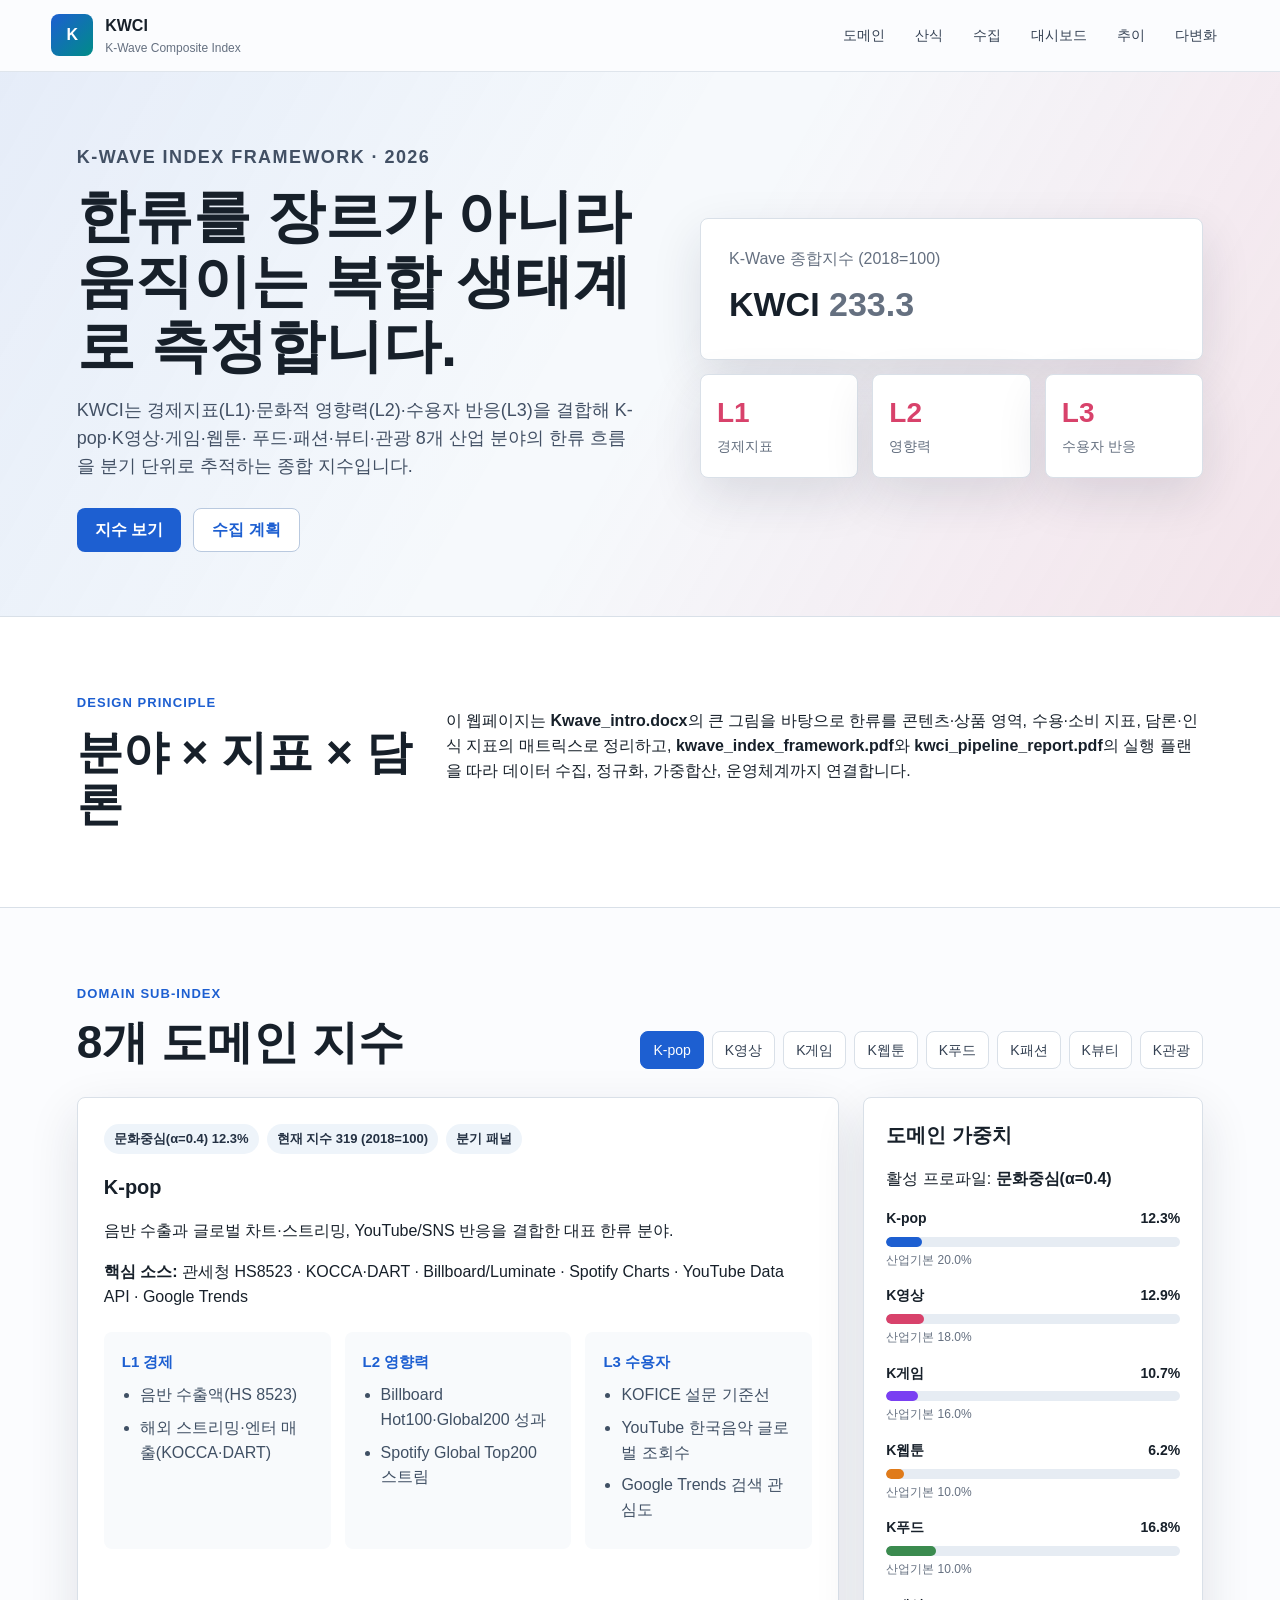
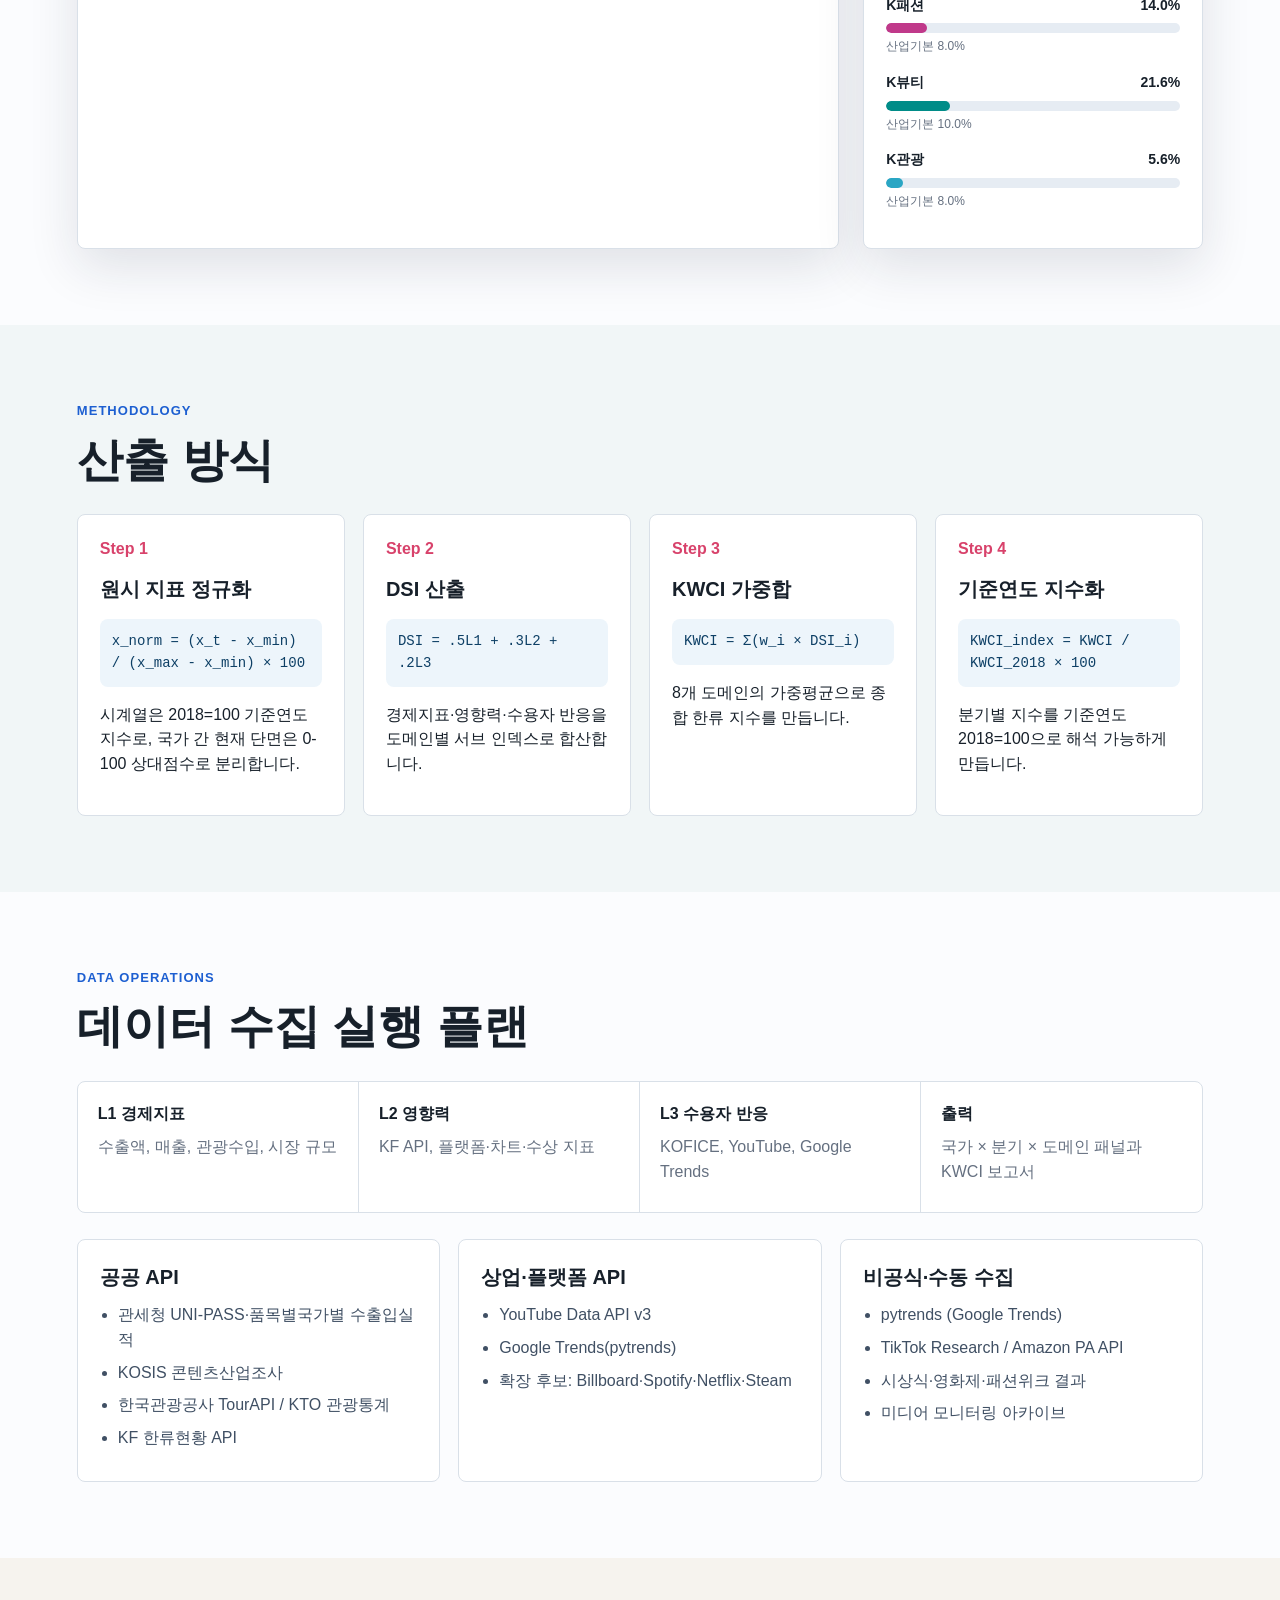
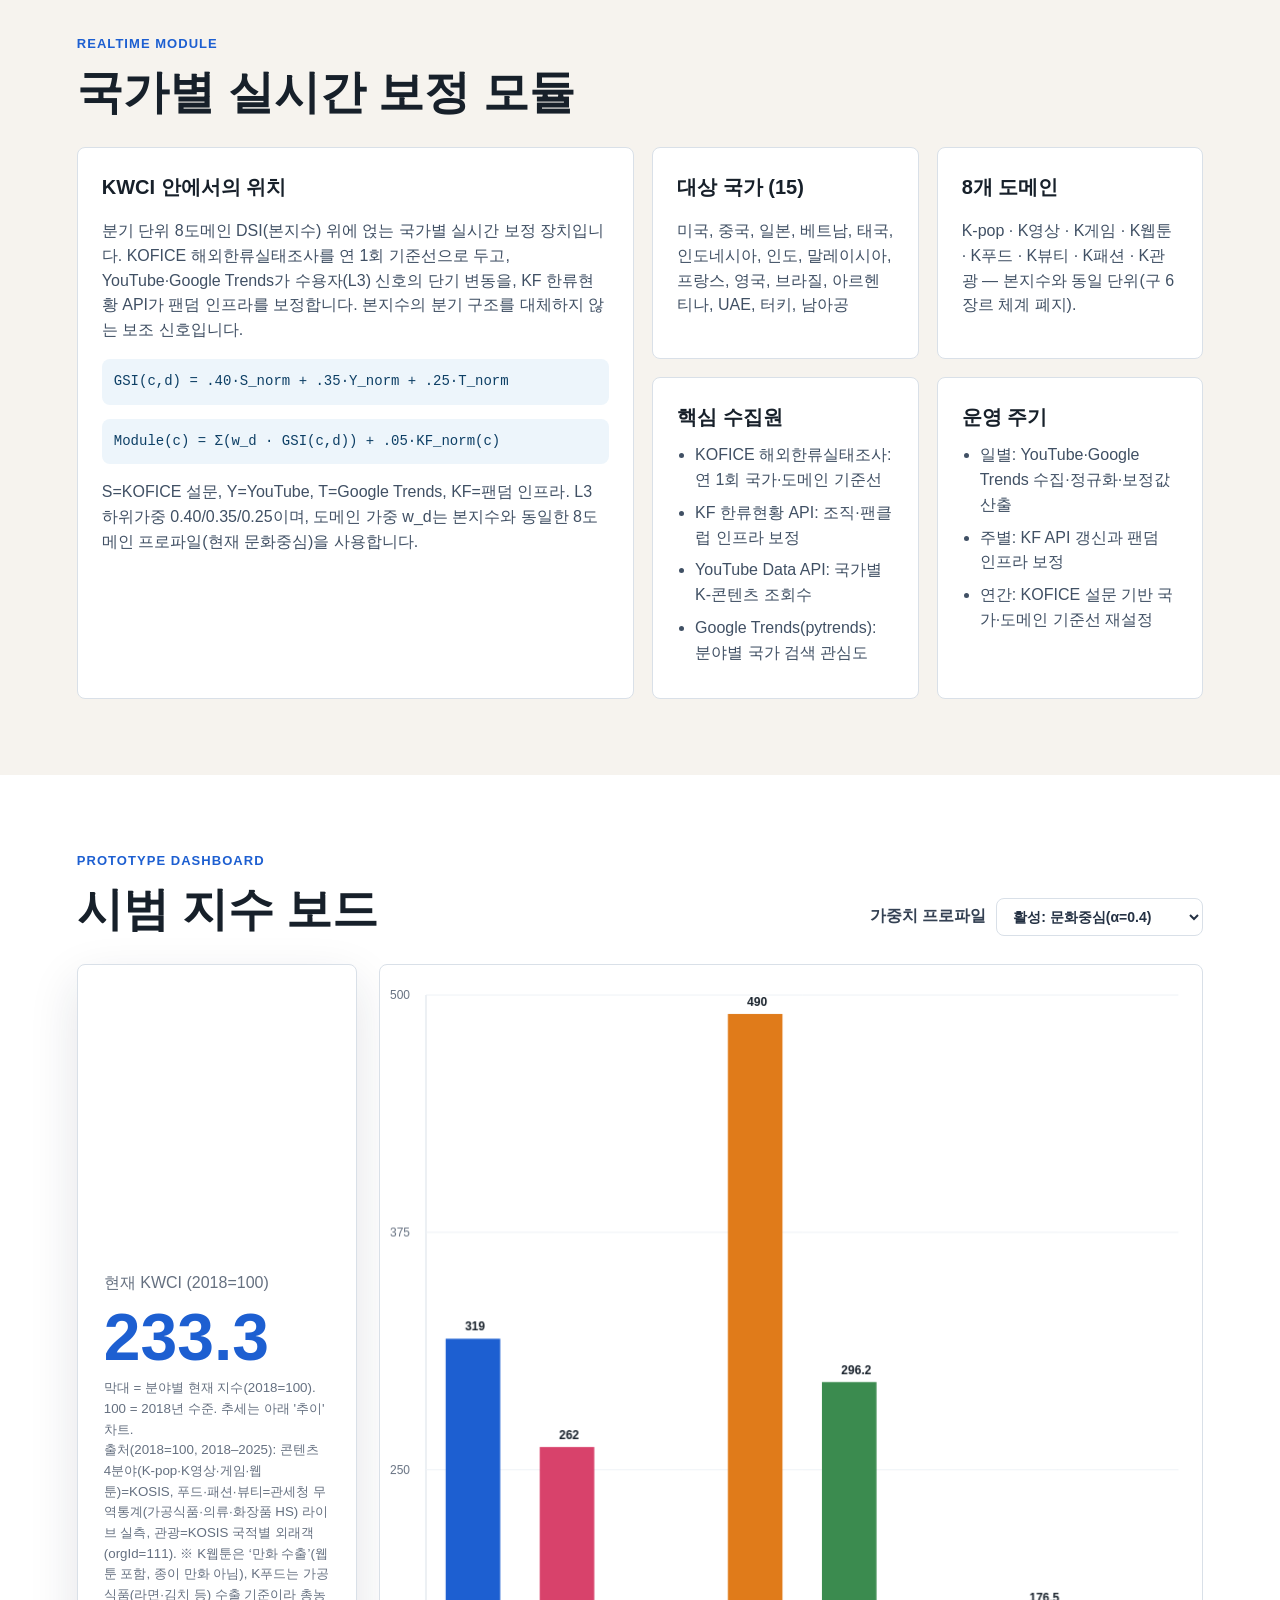
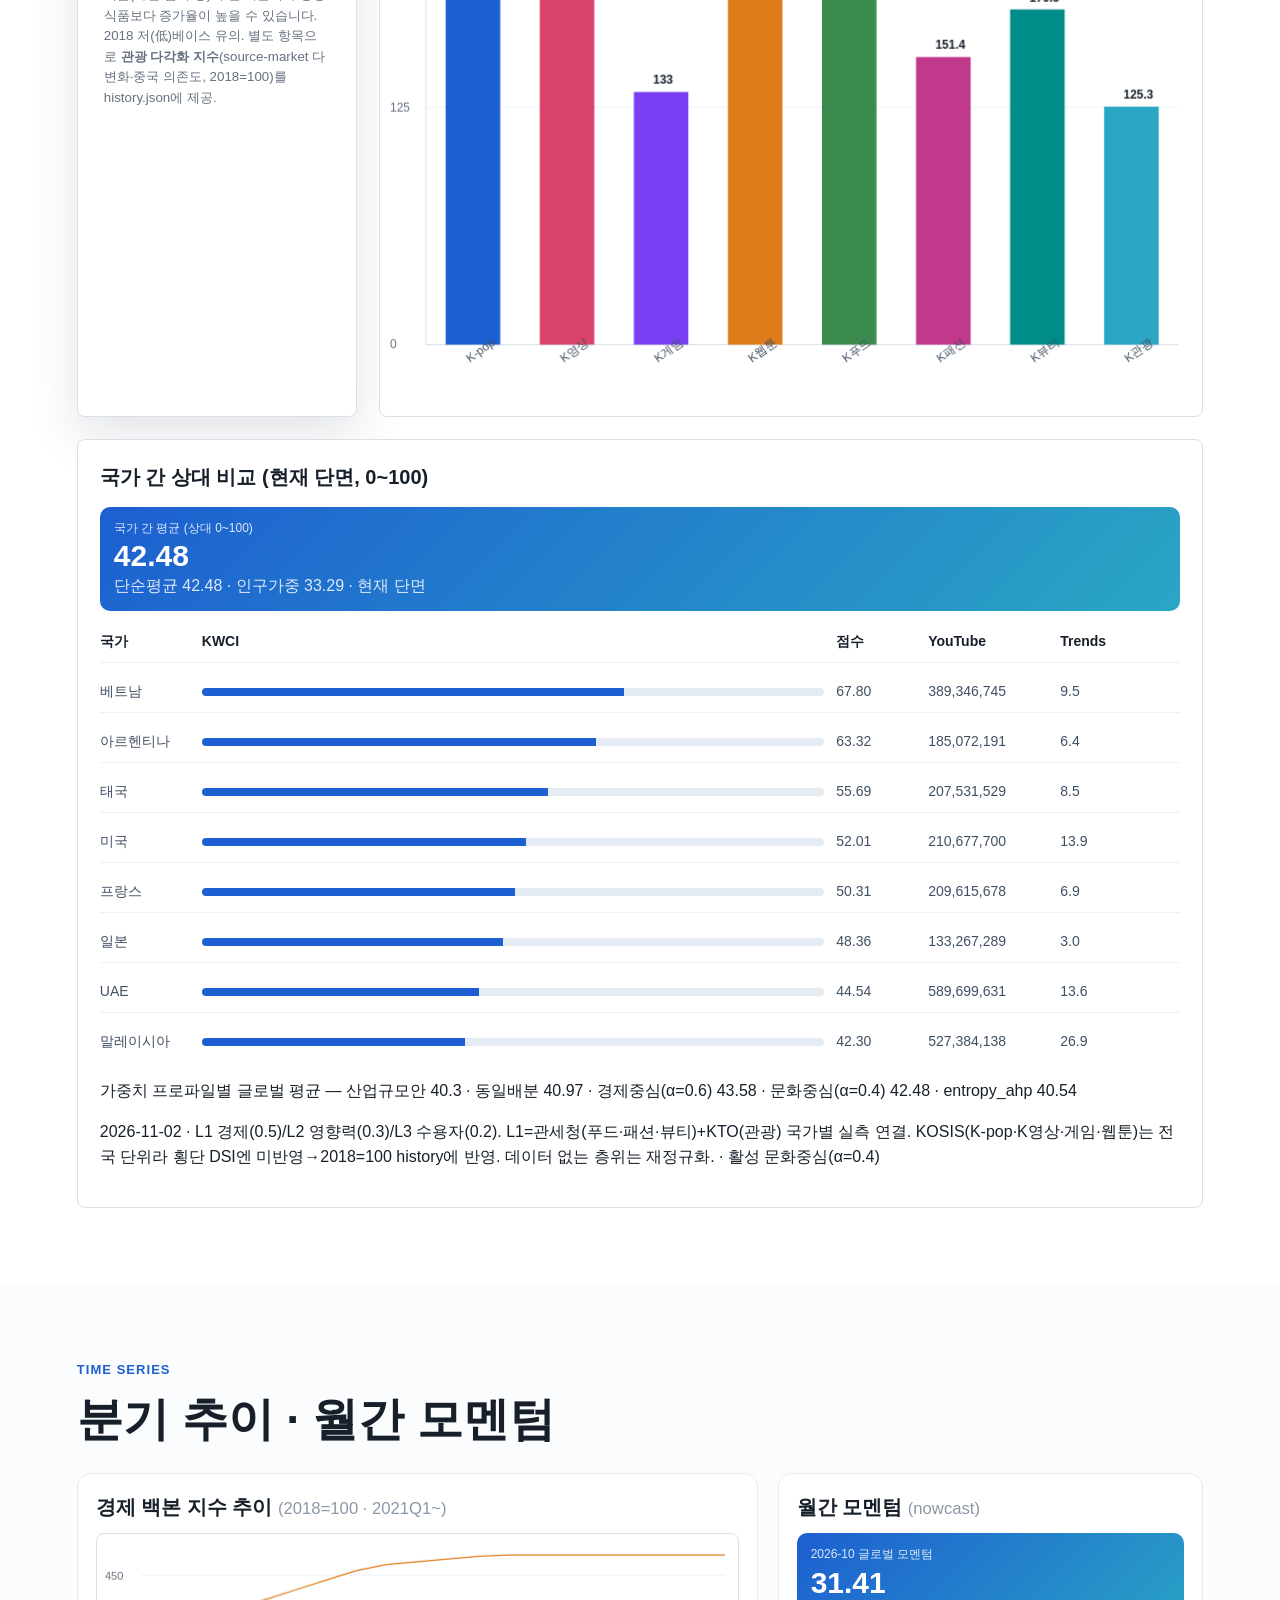
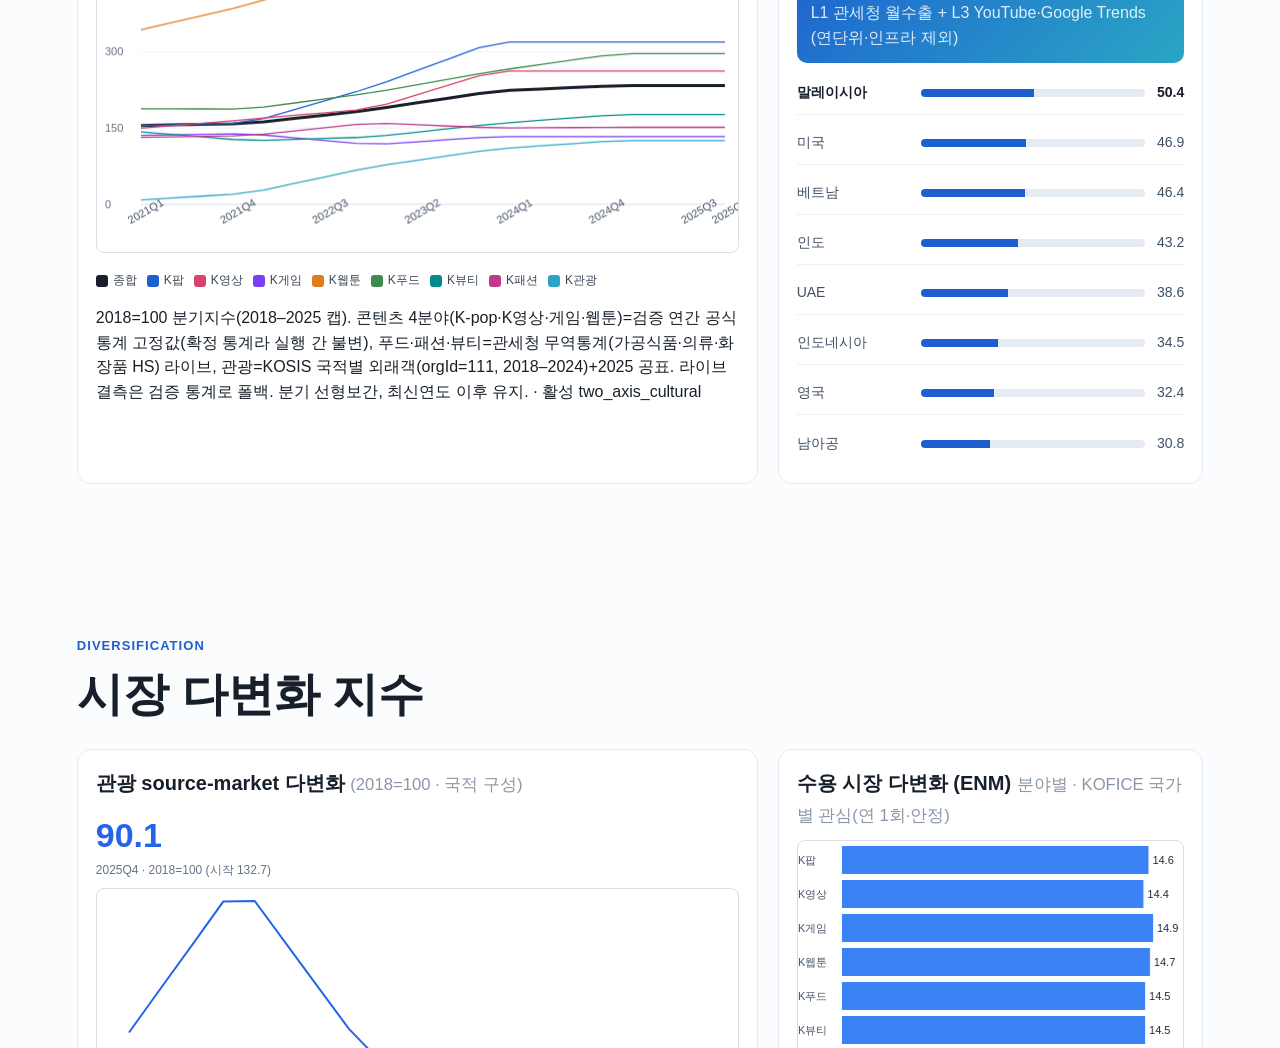
<file: index.html>
<!doctype html>
<html lang="ko">
<head>
  <meta charset="utf-8">
  <meta name="viewport" content="width=device-width, initial-scale=1">
  <title>KWCI | 종합 한류 지수</title>
  <link rel="stylesheet" href="styles.css">
  <style>
    .trends-grid{display:grid;grid-template-columns:1.6fr 1fr;gap:20px}
    @media(max-width:860px){.trends-grid{grid-template-columns:1fr}}
    .trend-card{background:#fff;border:1px solid #e6ebf1;border-radius:14px;padding:18px}
    .trend-card h3{margin:0 0 10px}
    .trend-card h3 small{color:#8a97a6;font-weight:500}
    #historyChart{width:100%;height:320px}
    .trend-legend{display:flex;flex-wrap:wrap;gap:10px;margin-top:10px}
    .trend-legend .lg{display:inline-flex;align-items:center;gap:5px;font-size:12px;color:#3a4654}
    .trend-legend .lg i{width:12px;height:12px;border-radius:3px;display:inline-block}
    .latest-row.mom{grid-template-columns:1fr 2fr auto}
  </style>
</head>
<body>
  <header class="topbar">
    <a class="brand" href="#overview" aria-label="KWCI 홈">
      <span class="brand-mark">K</span>
      <span>
        <strong>KWCI</strong>
        <small>K-Wave Composite Index</small>
      </span>
    </a>
    <nav aria-label="주요 섹션">
      <a href="#domains">도메인</a>
      <a href="#method">산식</a>
      <a href="#pipeline">수집</a>
      <a href="#dashboard">대시보드</a>
      <a href="#trends">추이</a>
      <a href="#diversification">다변화</a>
    </nav>
  </header>

  <main>
    <section class="hero" id="overview">
      <div class="hero-copy">
        <p class="eyebrow">K-wave index framework · 2026</p>
        <h1>한류를 장르가 아니라 움직이는 복합 생태계로 측정합니다.</h1>
        <p>
          KWCI는 경제지표(L1)·문화적 영향력(L2)·수용자 반응(L3)을 결합해 K-pop·K영상·게임·웹툰·
          푸드·패션·뷰티·관광 8개 산업 분야의 한류 흐름을 분기 단위로 추적하는 종합 지수입니다.
        </p>
        <div class="hero-actions">
          <a class="button primary" href="#dashboard">지수 보기</a>
          <a class="button secondary" href="#pipeline">수집 계획</a>
        </div>
      </div>
      <div class="hero-panel" aria-label="지수 핵심 구조">
        <div class="score-card">
          <div>
            <span>K-Wave 종합지수 (2018=100)</span>
            <strong>KWCI <span id="heroKwci">—</span></strong>
          </div>
        </div>
        <div class="layer-grid">
          <div><b>L1</b><span>경제지표</span></div>
          <div><b>L2</b><span>영향력</span></div>
          <div><b>L3</b><span>수용자 반응</span></div>
        </div>
      </div>
    </section>

    <section class="section intro">
      <div>
        <p class="eyebrow">Design Principle</p>
        <h2>분야 × 지표 × 담론</h2>
      </div>
      <p>
        이 웹페이지는 <b>Kwave_intro.docx</b>의 큰 그림을 바탕으로 한류를 콘텐츠·상품 영역,
        수용·소비 지표, 담론·인식 지표의 매트릭스로 정리하고, <b>kwave_index_framework.pdf</b>와
        <b>kwci_pipeline_report.pdf</b>의 실행 플랜을 따라 데이터 수집, 정규화, 가중합산, 운영체계까지 연결합니다.
      </p>
    </section>

    <section class="section" id="domains">
      <div class="section-head">
        <div>
          <p class="eyebrow">Domain Sub-Index</p>
          <h2>8개 도메인 지수</h2>
        </div>
        <div class="tabs" role="tablist" aria-label="도메인 선택"></div>
      </div>
      <div class="domain-layout">
        <article class="domain-detail" aria-live="polite"></article>
        <aside class="weight-panel">
          <h3>도메인 가중치</h3>
          <div class="weight-list"></div>
        </aside>
      </div>
    </section>

    <section class="section method" id="method">
      <div class="section-head">
        <div>
          <p class="eyebrow">Methodology</p>
          <h2>산출 방식</h2>
        </div>
      </div>
      <div class="method-grid">
        <article>
          <span>Step 1</span>
          <h3>원시 지표 정규화</h3>
          <code>x_norm = (x_t - x_min) / (x_max - x_min) × 100</code>
          <p>시계열은 2018=100 기준연도 지수로, 국가 간 현재 단면은 0-100 상대점수로 분리합니다.</p>
        </article>
        <article>
          <span>Step 2</span>
          <h3>DSI 산출</h3>
          <code>DSI = .5L1 + .3L2 + .2L3</code>
          <p>경제지표·영향력·수용자 반응을 도메인별 서브 인덱스로 합산합니다.</p>
        </article>
        <article>
          <span>Step 3</span>
          <h3>KWCI 가중합</h3>
          <code>KWCI = Σ(w_i × DSI_i)</code>
          <p>8개 도메인의 가중평균으로 종합 한류 지수를 만듭니다.</p>
        </article>
        <article>
          <span>Step 4</span>
          <h3>기준연도 지수화</h3>
          <code>KWCI_index = KWCI / KWCI_2018 × 100</code>
          <p>분기별 지수를 기준연도 2018=100으로 해석 가능하게 만듭니다.</p>
        </article>
      </div>
    </section>

    <section class="section pipeline" id="pipeline">
      <div class="section-head">
        <div>
          <p class="eyebrow">Data Operations</p>
          <h2>데이터 수집 실행 플랜</h2>
        </div>
      </div>
      <div class="pipeline-track">
        <div><b>L1 경제지표</b><span>수출액, 매출, 관광수입, 시장 규모</span></div>
        <div><b>L2 영향력</b><span>KF API, 플랫폼·차트·수상 지표</span></div>
        <div><b>L3 수용자 반응</b><span>KOFICE, YouTube, Google Trends</span></div>
        <div><b>출력</b><span>국가 × 분기 × 도메인 패널과 KWCI 보고서</span></div>
      </div>
      <div class="source-grid"></div>
    </section>

    <section class="section l2-module" id="l2-module">
      <div class="section-head">
        <div>
          <p class="eyebrow">Realtime Module</p>
          <h2>국가별 실시간 보정 모듈</h2>
        </div>
      </div>
      <div class="module-layout">
        <article class="module-card lead">
          <h3>KWCI 안에서의 위치</h3>
          <p>
            분기 단위 8도메인 DSI(본지수) 위에 얹는 국가별 실시간 보정 장치입니다. KOFICE 해외한류실태조사를
            연 1회 기준선으로 두고, YouTube·Google Trends가 수용자(L3) 신호의 단기 변동을, KF 한류현황 API가
            팬덤 인프라를 보정합니다. 본지수의 분기 구조를 대체하지 않는 보조 신호입니다.
          </p>
          <code>GSI(c,d) = .40·S_norm + .35·Y_norm + .25·T_norm</code>
          <code>Module(c) = Σ(w_d · GSI(c,d)) + .05·KF_norm(c)</code>
          <p class="muted-line">S=KOFICE 설문, Y=YouTube, T=Google Trends, KF=팬덤 인프라. L3 하위가중 0.40/0.35/0.25이며, 도메인 가중 w_d는 본지수와 동일한 8도메인 프로파일(현재 문화중심)을 사용합니다.</p>
        </article>
        <article class="module-card">
          <h3>대상 국가 (15)</h3>
          <p>미국, 중국, 일본, 베트남, 태국, 인도네시아, 인도, 말레이시아, 프랑스, 영국, 브라질, 아르헨티나, UAE, 터키, 남아공</p>
        </article>
        <article class="module-card">
          <h3>8개 도메인</h3>
          <p>K-pop · K영상 · K게임 · K웹툰 · K푸드 · K뷰티 · K패션 · K관광 — 본지수와 동일 단위(구 6장르 체계 폐지).</p>
        </article>
        <article class="module-card">
          <h3>핵심 수집원</h3>
          <ul>
            <li>KOFICE 해외한류실태조사: 연 1회 국가·도메인 기준선</li>
            <li>KF 한류현황 API: 조직·팬클럽 인프라 보정</li>
            <li>YouTube Data API: 국가별 K-콘텐츠 조회수</li>
            <li>Google Trends(pytrends): 분야별 국가 검색 관심도</li>
          </ul>
        </article>
        <article class="module-card">
          <h3>운영 주기</h3>
          <ul>
            <li>일별: YouTube·Google Trends 수집·정규화·보정값 산출</li>
            <li>주별: KF API 갱신과 팬덤 인프라 보정</li>
            <li>연간: KOFICE 설문 기반 국가·도메인 기준선 재설정</li>
          </ul>
        </article>
      </div>
    </section>

    <section class="section dashboard" id="dashboard">
      <div class="section-head">
        <div>
          <p class="eyebrow">Prototype Dashboard</p>
          <h2>시범 지수 보드</h2>
        </div>
        <label class="control">
          <span>가중치 프로파일</span>
          <select id="weightProfileSelect" aria-label="가중치 프로파일 선택">
            <option value="active">활성 프로파일</option>
            <option value="industry">산업규모안</option>
            <option value="equal">동일배분</option>
            <option value="two_axis_economic">경제중심(α=0.6)</option>
            <option value="two_axis_cultural">문화중심(α=0.4)</option>
          </select>
        </label>
      </div>
      <div class="dashboard-grid">
        <div class="index-meter">
          <span>현재 KWCI (2018=100)</span>
          <strong id="kwciValue">—</strong>
          <small>막대 = 분야별 현재 지수(2018=100). 100 = 2018년 수준. 추세는 아래 '추이' 차트.</small>
          <small class="src-note">출처(2018=100, 2018–2025): 콘텐츠 4분야(K-pop·K영상·게임·웹툰)=KOSIS, 푸드·패션·뷰티=관세청 무역통계(가공식품·의류·화장품 HS) 라이브 실측, 관광=KOSIS 국적별 외래객(orgId=111). ※ K웹툰은 ‘만화 수출’(웹툰 포함, 종이 만화 아님), K푸드는 가공식품(라면·김치 등) 수출 기준이라 총농식품보다 증가율이 높을 수 있습니다. 2018 저(低)베이스 유의. 별도 항목으로 <b>관광 다각화 지수</b>(source-market 다변화·중국 의존도, 2018=100)를 history.json에 제공.</small>
        </div>
        <canvas id="barChart" width="900" height="420" aria-label="도메인별 DSI 막대그래프"></canvas>
        <div class="live-panel">
          <h3>국가 간 상대 비교 (현재 단면, 0~100)</h3>
          <div id="l2Latest">아직 산출 파일을 읽지 못했습니다.</div>
        </div>
      </div>
    </section>

    <section class="section trends" id="trends">
      <div class="section-head">
        <div>
          <p class="eyebrow">Time Series</p>
          <h2>분기 추이 · 월간 모멘텀</h2>
        </div>
      </div>
      <div class="trends-grid">
        <div class="trend-card">
          <h3>경제 백본 지수 추이 <small>(2018=100 · 2021Q1~)</small></h3>
          <canvas id="historyChart" height="320" aria-label="분기별 경제 백본 지수 라인차트"></canvas>
          <div id="historyLegend" class="trend-legend"></div>
          <p class="muted-line" id="historyNote"></p>
        </div>
        <div class="trend-card">
          <h3>월간 모멘텀 <small>(nowcast)</small></h3>
          <div id="momentumPanel">아직 산출 파일을 읽지 못했습니다.</div>
        </div>
      </div>
    </section>

    <section class="section trends" id="diversification">
      <div class="section-head">
        <div>
          <p class="eyebrow">Diversification</p>
          <h2>시장 다변화 지수</h2>
        </div>
      </div>
      <div class="trends-grid">
        <div class="trend-card">
          <h3>관광 source-market 다변화 <small>(2018=100 · 국적 구성)</small></h3>
          <div id="tourDivPanel">불러오는 중…</div>
        </div>
        <div class="trend-card">
          <h3>수용 시장 다변화 (ENM) <small>분야별 · KOFICE 국가별 관심(연 1회·안정)</small></h3>
          <div id="audDivPanel">불러오는 중…</div>
        </div>
      </div>
      <p class="muted-line">다변화 지수↑ = 특정국 쏠림↓(복원력↑). 관광=방한 외래객 국적 구성의 유효시장수, 수용=분야별 KOFICE 국가별 관심 구성의 유효시장수(ENM=1/HHI). 수용은 단면 노이즈가 없는 KOFICE 설문이 1차 기준이며, YouTube는 참고 보조(YT). 출처: history.json · kwci_latest.json.</p>
    </section>
  </main>

  <footer>
    <p>Source basis: Kwave_intro.docx · kwave_index_framework.pdf · kwci_pipeline_report.pdf</p>
    <p>Built as a local prototype for data collection, research writing, and visual design.</p>
  </footer>

  <script src="script.js"></script>
  <script>
  (async function(){
    const cb = '?cb=' + Date.now();
    function lineChart(cv, vals, labels){
      if(!cv || !vals.length) return;
      const dpr = window.devicePixelRatio || 1, w = cv.clientWidth || 320, h = cv.clientHeight || 150;
      cv.width = w*dpr; cv.height = h*dpr; const x = cv.getContext('2d'); x.scale(dpr,dpr);
      const pad = {l:32,r:12,t:12,b:18};
      const mn = Math.min(100, ...vals), mx = Math.max(100, ...vals);
      const X = i => pad.l + (w-pad.l-pad.r) * (i/((vals.length-1)||1));
      const Y = v => pad.t + (h-pad.t-pad.b) * (1 - (v-mn)/((mx-mn)||1));
      x.strokeStyle='#e2e8f0'; x.lineWidth=1; x.beginPath(); x.moveTo(pad.l, Y(100)); x.lineTo(w-pad.r, Y(100)); x.stroke();
      x.fillStyle='#94a3b8'; x.font='10px sans-serif'; x.fillText('100', 4, Y(100)+3);
      x.strokeStyle='#2563eb'; x.lineWidth=2; x.beginPath();
      vals.forEach((v,i)=>{ i ? x.lineTo(X(i),Y(v)) : x.moveTo(X(i),Y(v)); }); x.stroke();
      const li = vals.length-1; x.fillStyle='#2563eb'; x.beginPath(); x.arc(X(li),Y(vals[li]),3,0,Math.PI*2); x.fill();
      x.fillStyle='#94a3b8'; x.font='10px sans-serif';
      if(labels.length){ x.fillText(labels[0], pad.l, h-4); const ll=labels[labels.length-1]; x.fillText(ll, w-pad.r-x.measureText(ll).width, h-4); }
    }
    function barChart(cv, items){
      if(!cv || !items.length) return;
      const dpr = window.devicePixelRatio || 1, w = cv.clientWidth || 320, h = cv.clientHeight || 170;
      cv.width = w*dpr; cv.height = h*dpr; const x = cv.getContext('2d'); x.scale(dpr,dpr);
      const mx = Math.max(...items.map(d=>d.v)) || 1, bh = (h-6)/items.length, lw = 44;
      items.forEach((d,i)=>{
        const y = 3 + i*bh, bw = (w-lw-30) * (d.v/mx);
        x.fillStyle='#475569'; x.font='11px sans-serif'; x.textBaseline='middle'; x.fillText(d.name, 0, y+bh/2);
        x.fillStyle='#3b82f6'; x.fillRect(lw, y+2, bw, bh-6);
        x.fillStyle='#1e293b'; x.fillText(d.v.toFixed(1), lw+bw+4, y+bh/2);
      });
    }
    try {
      const h = await (await fetch('history.json' + cb)).json();
      const td = h.tourism_diversification || [], q = h.quarters || [];
      const el = document.getElementById('tourDivPanel');
      if (td.length) {
        const last = td[td.length - 1], first = td[0];
        const sh = h.tourism_shares || {};
        const rows = Object.keys(sh).sort().map(function(y){
          return '<tr><td>' + y + '</td><td style="text-align:right">' + (sh[y].CN != null ? sh[y].CN + '%' : '-') + '</td></tr>';
        }).join('');
        el.innerHTML = '<div style="font-size:34px;font-weight:800;color:#2563eb">' + last + '</div>'
          + '<div style="color:#64748b;font-size:12px">' + (q.length ? q[q.length-1] : '') + ' · 2018=100 (시작 ' + first + ')</div>'
          + '<canvas id="tourDivChart" style="width:100%;height:150px;display:block;margin:8px 0"></canvas>'
          + '<table style="width:100%;font-size:12px;border-collapse:collapse">'
          + '<tr style="color:#64748b"><th style="text-align:left">연도</th><th style="text-align:right">중국 비중</th></tr>' + rows + '</table>';
        lineChart(document.getElementById('tourDivChart'), td, q);
      } else { el.textContent = '관광 다변화 데이터 없음'; }
    } catch (e) { var t = document.getElementById('tourDivPanel'); if (t) t.textContent = '로드 실패'; }
    try {
      const k = await (await fetch('kwci_latest.json' + cb)).json();
      const ad = k.audience_diversification || {};
      const names = (k.domains || []).reduce(function(m,d){ m[d.genre] = d.genre_name; return m; }, {});
      const order = ['kpop','kvideo','kgame','kwebtoon','kfood','kbeauty','kfashion','ktourism'];
      const el = document.getElementById('audDivPanel');
      const list = order.filter(function(g){ return ad[g] && ad[g].enm != null; });
      const rows = list.map(function(g){
        const d = ad[g];
        const yt = (d.youtube_enm != null) ? d.youtube_enm : '-';
        return '<tr><td>' + (names[g] || g) + '</td><td style="text-align:right">' + d.enm + '</td><td style="text-align:right">' + d.enm_pct + '%</td><td>' + d.top_country + ' ' + d.top_share_pct + '%</td><td style="text-align:right;color:#94a3b8">' + yt + '</td></tr>';
      }).join('');
      el.innerHTML = list.length
        ? '<canvas id="audDivChart" style="width:100%;height:175px;display:block;margin-bottom:8px"></canvas>'
        + '<table style="width:100%;font-size:12px;border-collapse:collapse"><tr style="color:#64748b"><th style="text-align:left">분야</th><th style="text-align:right">ENM</th><th style="text-align:right">최대대비</th><th style="text-align:left">최다 관심국(KOFICE)</th><th style="text-align:right">YT참고</th></tr>' + rows + '</table>'
        + '<div style="font-size:11px;color:#94a3b8;margin-top:6px">ENM·최다 관심국 = KOFICE 설문(안정) 기준. YT참고 = YouTube 단면 ENM(노이즈, 비교용).</div>'
        : '수용 다변화 데이터 없음(다음 자동수집 후 표시).';
      if (list.length) barChart(document.getElementById('audDivChart'), list.map(function(g){ return {name:(names[g]||g), v:ad[g].enm}; }));
    } catch (e) { var a = document.getElementById('audDivPanel'); if (a) a.textContent = '로드 실패'; }
  })();
  </script>
</body>
</html>
</file>
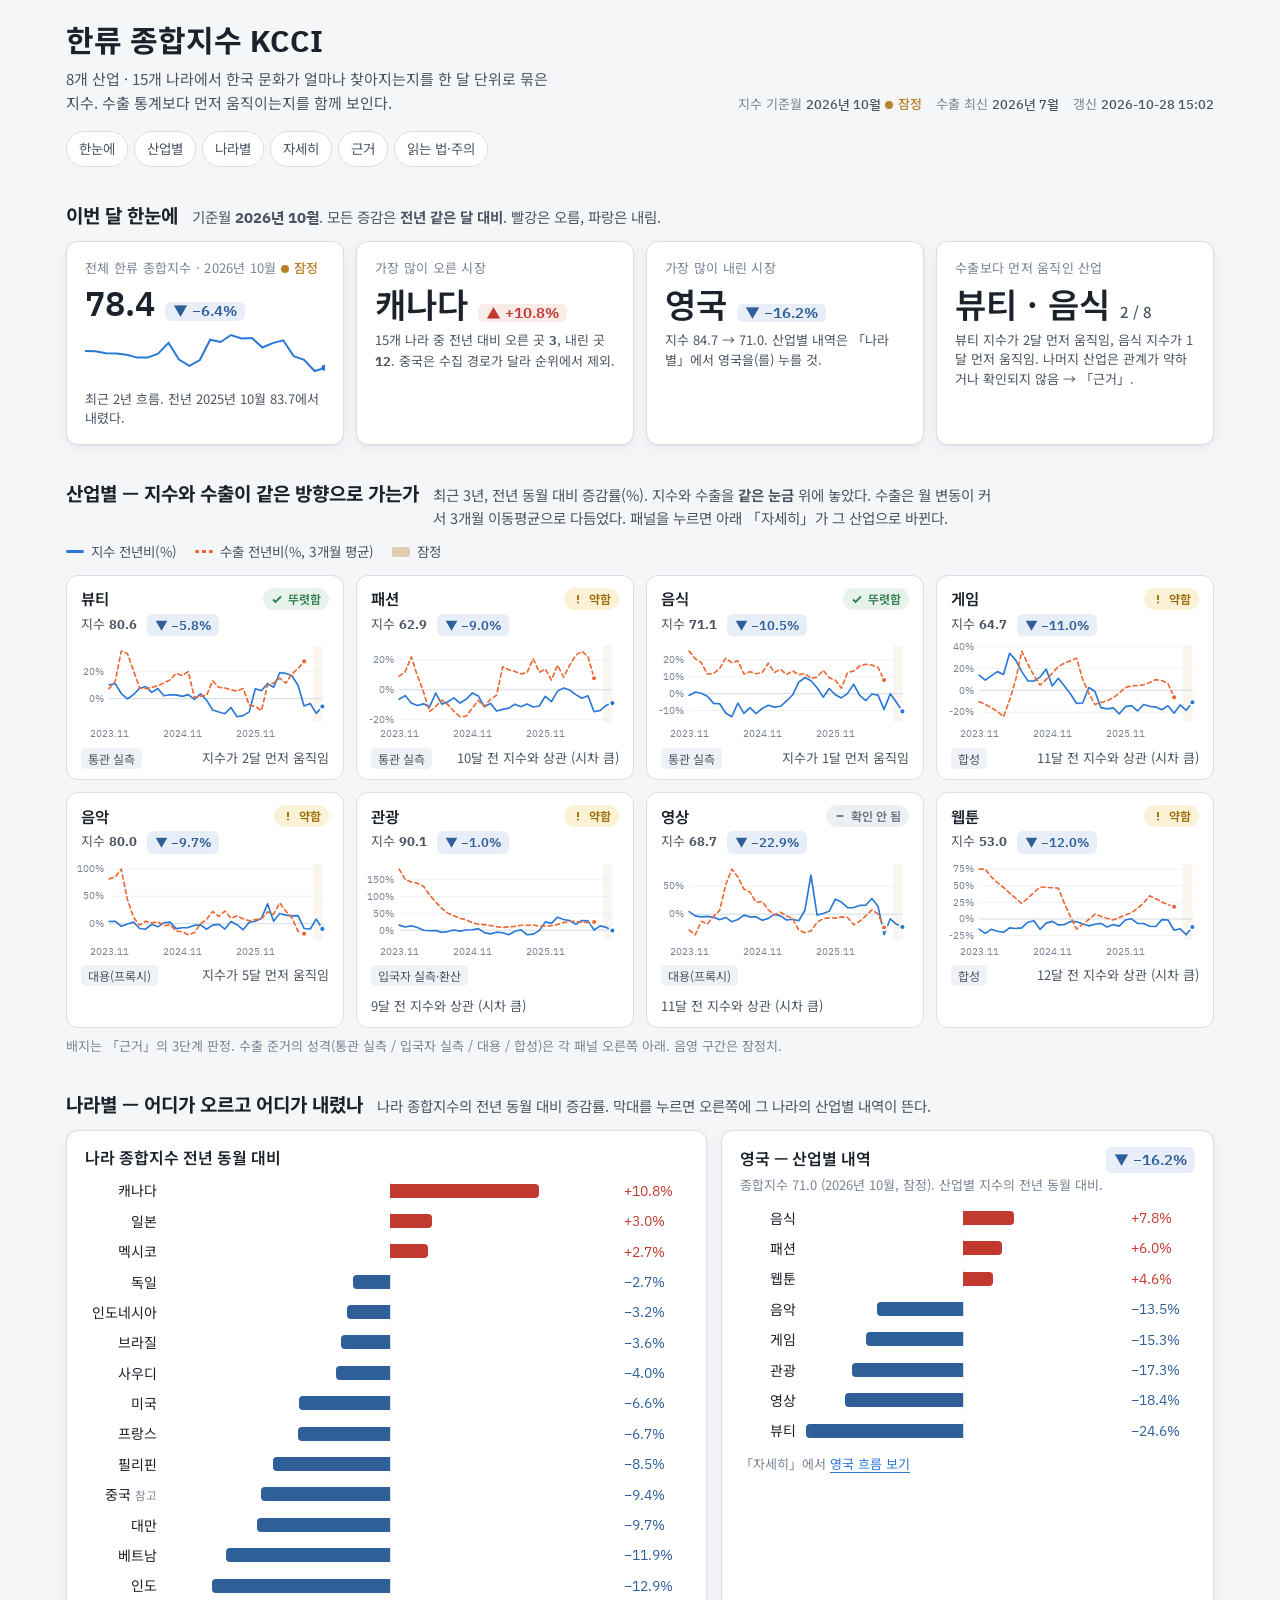
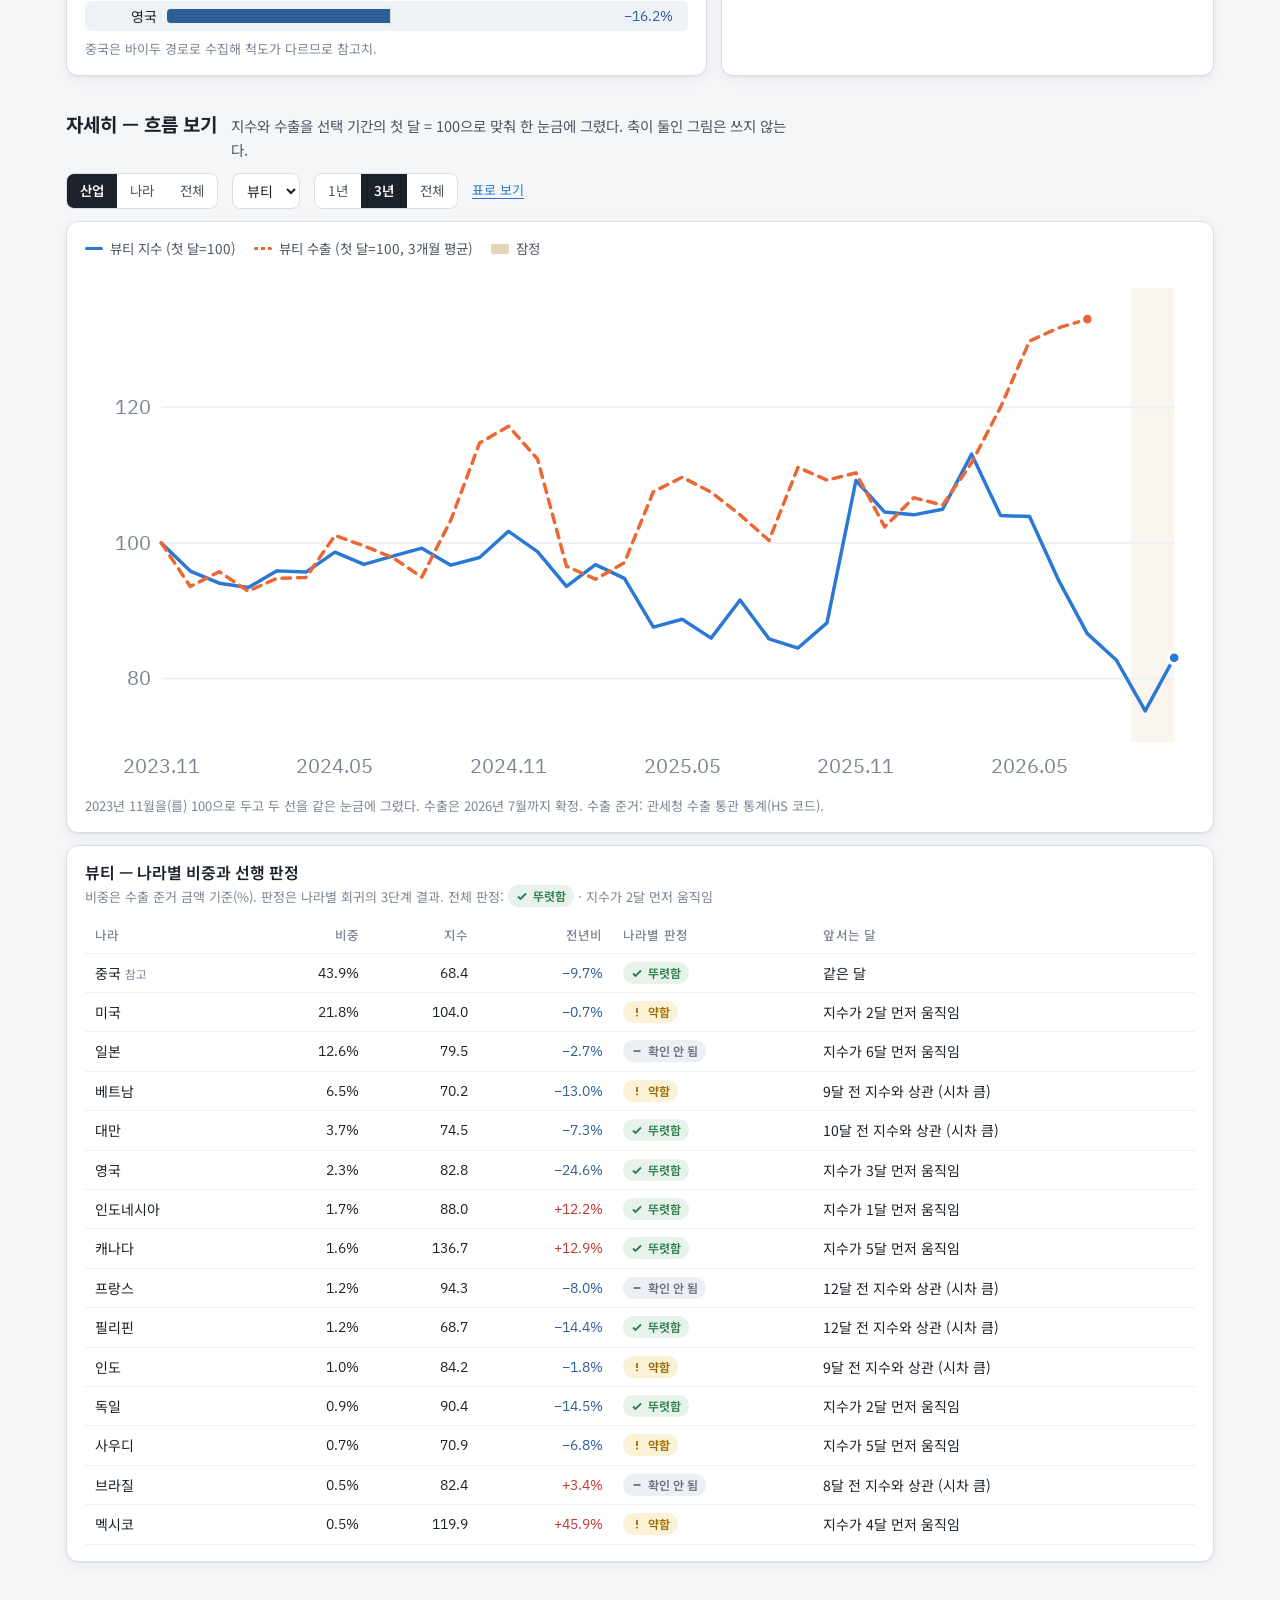
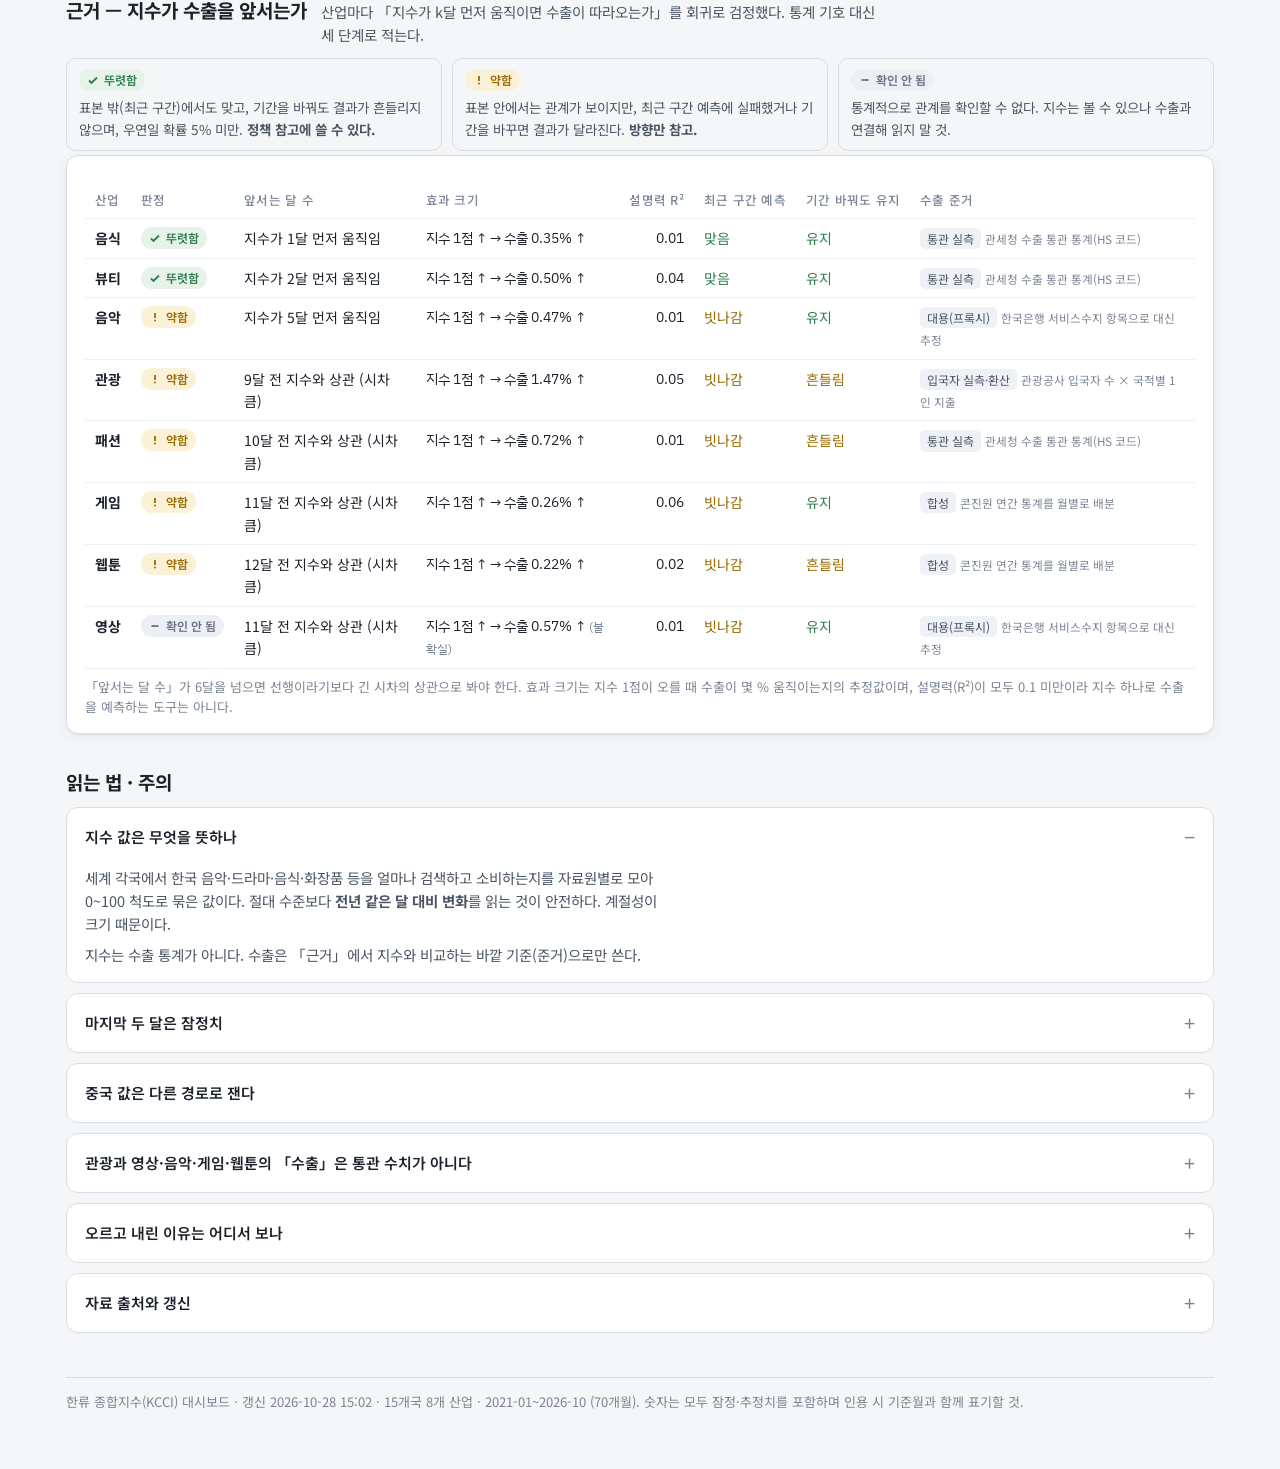
<file: kcci/index.html>
<!doctype html><html lang="ko"><head><meta charset="utf-8"><meta name="viewport" content="width=device-width,initial-scale=1,viewport-fit=cover"><title>한류 종합지수 KCCI</title>
<meta name="claude:viewport-fit-sides" content="cover">
<link rel="preconnect" href="https://fonts.googleapis.com">
<link rel="stylesheet" href="https://fonts.googleapis.com/css2?family=Noto+Sans+KR:wght@400;500;700&family=IBM+Plex+Sans+KR:wght@400;500;600&display=swap">
</head><body style="margin:0"><style>
:root{
  --bg:#f5f6f8; --surface:#ffffff; --surface2:#eef1f5; --line:#d9dee6; --line2:#eceff3;
  --fg:#1c222b; --fg2:#4b5563; --muted:#7a8494;
  --kcci:#2a78d6; --export:#eb6834;
  --up:#c23a2f; --dn:#2f5f99; --flat:#8a929e;
  --up-bg:#faeae8; --dn-bg:#e8eef7;
  --good:#2f7d4f; --good-bg:#e6f2ea; --warn:#9a6b00; --warn-bg:#fbf1d6; --none:#6b7280; --none-bg:#eceff3;
  --prov:#b9802a;
  --shadow:0 1px 2px rgba(20,30,50,.06),0 4px 14px rgba(20,30,50,.05);
  --r:12px;
}
@media (prefers-color-scheme: dark){ :root:not([data-theme="light"]){
  --bg:#12161c; --surface:#1a2029; --surface2:#222a35; --line:#333c49; --line2:#283039;
  --fg:#e6e9ee; --fg2:#b4bcc8; --muted:#8792a1;
  --kcci:#3987e5; --export:#d95926;
  --up:#e0574a; --dn:#5b8fd6; --flat:#8792a1;
  --up-bg:#3a1f1d; --dn-bg:#1c2a40;
  --good:#5cb57f; --good-bg:#1c3326; --warn:#d9a640; --warn-bg:#3a2f14; --none:#9aa3b0; --none-bg:#262e38;
  --prov:#d9a640;
  --shadow:0 1px 2px rgba(0,0,0,.4),0 4px 14px rgba(0,0,0,.3);
  color-scheme:dark;
}}
:root[data-theme="dark"]{
  --bg:#12161c; --surface:#1a2029; --surface2:#222a35; --line:#333c49; --line2:#283039;
  --fg:#e6e9ee; --fg2:#b4bcc8; --muted:#8792a1;
  --kcci:#3987e5; --export:#d95926;
  --up:#e0574a; --dn:#5b8fd6; --flat:#8792a1;
  --up-bg:#3a1f1d; --dn-bg:#1c2a40;
  --good:#5cb57f; --good-bg:#1c3326; --warn:#d9a640; --warn-bg:#3a2f14; --none:#9aa3b0; --none-bg:#262e38;
  --prov:#d9a640;
  --shadow:0 1px 2px rgba(0,0,0,.4),0 4px 14px rgba(0,0,0,.3);
  color-scheme:dark;
}
*{box-sizing:border-box}
body{margin:0;background:var(--bg);color:var(--fg);font:15px/1.6 "Noto Sans KR",-apple-system,"Apple SD Gothic Neo","Malgun Gothic",system-ui,sans-serif;-webkit-font-smoothing:antialiased}
.wrap{max-width:1180px;margin:0 auto;padding-block:20px 56px;padding-left:max(16px,env(safe-area-inset-left,0px));padding-right:max(16px,env(safe-area-inset-right,0px))}
.num,.tn{font-family:"IBM Plex Sans KR","Noto Sans KR",system-ui,sans-serif;font-variant-numeric:tabular-nums}
h1,h2,h3{margin:0;text-wrap:balance;line-height:1.3}
h1{font-size:clamp(22px,3vw,30px);font-weight:700}
h2{font-size:19px;font-weight:700}
h3{font-size:16px;font-weight:600}
p{margin:0}
a{color:var(--kcci)}
.header{display:flex;flex-wrap:wrap;gap:12px 24px;align-items:flex-end;justify-content:space-between;margin-bottom:8px}
.header .sub{color:var(--fg2);font-size:15px;margin-top:6px;max-width:62ch}
.stamp{display:flex;flex-wrap:wrap;gap:6px 14px;font-size:13px;color:var(--muted)}
.stamp b{color:var(--fg2);font-weight:500}
.prov{display:inline-flex;align-items:center;gap:5px;color:var(--prov);font-weight:500}
.prov::before{content:"";width:8px;height:8px;border-radius:50%;background:var(--prov)}
nav.toc{display:flex;flex-wrap:wrap;gap:6px;margin:16px 0 26px}
nav.toc a{text-decoration:none;color:var(--fg2);font-size:13.5px;padding:6px 12px;border:1px solid var(--line);border-radius:999px;background:var(--surface)}
nav.toc a:hover{color:var(--fg);border-color:var(--fg2)}
section{margin-top:36px}
.sec-h{display:flex;flex-wrap:wrap;align-items:baseline;gap:6px 14px;margin-bottom:12px}
.sec-h .lead{color:var(--fg2);font-size:14.5px;max-width:70ch}
.card{background:var(--surface);border:1px solid var(--line);border-radius:var(--r);box-shadow:var(--shadow);padding:16px 18px;min-width:0}
.cards{display:grid;grid-template-columns:repeat(4,minmax(0,1fr));gap:12px}
@media (max-width:900px){.cards{grid-template-columns:repeat(2,minmax(0,1fr))}}
@media (max-width:480px){.cards{grid-template-columns:1fr}}
.card .lab{font-size:13px;color:var(--muted);letter-spacing:.02em}
.card .big{font-size:34px;font-weight:600;line-height:1.1;margin-top:6px;display:flex;align-items:baseline;gap:10px;flex-wrap:wrap}
.card .big small{font-size:15px;font-weight:500;color:var(--fg2)}
.card .note{font-size:13px;color:var(--fg2);margin-top:8px;line-height:1.5}
.chg{display:inline-flex;align-items:center;gap:3px;font-weight:600;font-size:15px;padding:1px 8px;border-radius:6px}
.chg.up{color:var(--up);background:var(--up-bg)} .chg.dn{color:var(--dn);background:var(--dn-bg)} .chg.flat{color:var(--flat);background:var(--surface2)}
.spark{margin-top:8px;height:44px;width:100%}
.legend{display:flex;flex-wrap:wrap;gap:8px 18px;font-size:13.5px;color:var(--fg2);align-items:center}
.legend .k{display:inline-flex;align-items:center;gap:7px}
.legend .sw{width:18px;height:3px;border-radius:2px;display:inline-block}
.legend .sw.dash{background:repeating-linear-gradient(90deg,currentColor 0 4px,transparent 4px 7px)}
.grid8{display:grid;grid-template-columns:repeat(4,minmax(0,1fr));gap:12px;margin-top:12px}
@media (max-width:1000px){.grid8{grid-template-columns:repeat(2,minmax(0,1fr))}}
@media (max-width:480px){.grid8{grid-template-columns:1fr}}
.panel{background:var(--surface);border:1px solid var(--line);border-radius:var(--r);padding:12px 14px 10px;min-width:0;cursor:pointer;transition:border-color .15s}
.panel:hover{border-color:var(--fg2)}
.panel .ph{display:flex;justify-content:space-between;align-items:center;gap:8px;margin-bottom:4px}
.panel .ph h3{font-size:15.5px}
.panel .pv{font-size:13px;color:var(--fg2);display:flex;gap:10px;flex-wrap:wrap}
.badge{display:inline-flex;align-items:center;gap:5px;font-size:12px;font-weight:600;padding:2px 8px;border-radius:999px;white-space:nowrap;line-height:1.5}
.badge.good{color:var(--good);background:var(--good-bg)} .badge.warn{color:var(--warn);background:var(--warn-bg)} .badge.none{color:var(--none);background:var(--none-bg)}
.badge svg{width:12px;height:12px}
.src{display:inline-block;font-size:12px;color:var(--fg2);background:var(--surface2);border-radius:5px;padding:1px 7px;white-space:nowrap}
.chart{position:relative;width:100%}
.chart svg{display:block;width:100%;height:auto;overflow:visible}
.tip{position:absolute;pointer-events:none;background:var(--surface);border:1px solid var(--line);border-radius:8px;box-shadow:var(--shadow);padding:7px 10px;font-size:13px;line-height:1.5;color:var(--fg);white-space:nowrap;z-index:5;transform:translate(-50%,0);display:none}
.tip b{font-weight:600}
.tip .row{display:flex;align-items:center;gap:6px}
.tip .dot{width:8px;height:8px;border-radius:50%;display:inline-block}
.axis text{fill:var(--muted);font-size:11.5px;font-family:"IBM Plex Sans KR",system-ui,sans-serif}
.axis line,.axis path{stroke:var(--line2)}
.zero{stroke:var(--line);stroke-width:1.2}
.cross{stroke:var(--fg2);stroke-dasharray:3 3;stroke-width:1}
.provband{fill:var(--prov);opacity:.08}
.two{display:grid;grid-template-columns:minmax(0,1.3fr) minmax(0,1fr);gap:14px;margin-top:12px}
@media (max-width:900px){.two{grid-template-columns:1fr}}
.rank .row{display:grid;grid-template-columns:72px minmax(0,1fr) 64px;align-items:center;gap:10px;padding:4px 0;cursor:pointer;border-radius:6px}
.rank .row:hover,.rank .row.sel{background:var(--surface2)}
.rank .nm{font-size:14px;text-align:right;color:var(--fg)}
.rank .nm small{color:var(--muted);font-size:11.5px;margin-left:4px}
.rank .bar{height:18px;position:relative}
.rank .bar i{position:absolute;top:2px;height:14px;border-radius:0 4px 4px 0}
.rank .bar i.dn{border-radius:4px 0 0 4px}
.rank .val{font-size:13.5px;text-align:left;color:var(--fg2)}
.rank .val.up{color:var(--up)} .rank .val.dn{color:var(--dn)}
.rank .mid{position:absolute;top:0;bottom:0;width:1px;background:var(--line)}
.ctl{display:flex;flex-wrap:wrap;gap:8px 14px;align-items:center;margin:12px 0}
.seg{display:inline-flex;border:1px solid var(--line);border-radius:8px;overflow:hidden;background:var(--surface)}
.seg button{all:unset;cursor:pointer;padding:6px 13px;font:inherit;font-size:13.5px;color:var(--fg2)}
.seg button[aria-pressed="true"]{background:var(--fg);color:var(--bg);font-weight:600}
.seg button:hover:not([aria-pressed="true"]){background:var(--surface2)}
select{font:inherit;font-size:14px;color:var(--fg);background:var(--surface);border:1px solid var(--line);border-radius:8px;padding:6px 10px}
.table-wrap{overflow-x:auto;margin-top:10px}
table{border-collapse:collapse;width:100%;font-size:14px}
th,td{padding:8px 10px;text-align:left;border-bottom:1px solid var(--line2);vertical-align:top}
th{color:var(--muted);font-weight:500;font-size:12.5px;letter-spacing:.02em;white-space:nowrap}
td.n{text-align:right;white-space:nowrap}
td:first-child{white-space:nowrap}
td.up{color:var(--up)} td.dn{color:var(--dn)}
tr.sel td{background:var(--surface2)}
.cap{font-size:13px;color:var(--muted);margin-top:8px;line-height:1.55}
details{background:var(--surface);border:1px solid var(--line);border-radius:var(--r);padding:0 18px;margin-top:10px}
details summary{cursor:pointer;padding:13px 0;font-weight:600;font-size:15px;list-style:none;display:flex;justify-content:space-between;align-items:center}
details summary::after{content:"+";color:var(--muted);font-weight:400;font-size:20px}
details[open] summary::after{content:"−"}
details .body{padding:0 0 16px;color:var(--fg2);font-size:14.5px;max-width:72ch}
details .body p+p{margin-top:8px}
.kv{display:grid;grid-template-columns:auto 1fr;gap:6px 14px;font-size:14px;margin-top:8px}
.kv dt{color:var(--muted)} .kv dd{margin:0}
.tier{display:grid;grid-template-columns:repeat(3,minmax(0,1fr));gap:10px;margin:12px 0 4px}
@media (max-width:700px){.tier{grid-template-columns:1fr}}
.tier .t{border:1px solid var(--line);border-radius:10px;padding:10px 12px;font-size:13.5px;color:var(--fg2)}
.tier .t .badge{margin-bottom:6px}
.vis-tog{all:unset;cursor:pointer;font-size:13px;color:var(--kcci);text-decoration:underline;text-underline-offset:3px}
.sr{position:absolute;left:-9999px}
footer{margin-top:44px;font-size:13px;color:var(--muted);line-height:1.6;border-top:1px solid var(--line);padding-top:14px}
</style>

<div class="wrap">
<header class="header">
  <div>
    <h1>한류 종합지수 <span class="tn">KCCI</span></h1>
    <p class="sub">8개 산업 · 15개 나라에서 한국 문화가 얼마나 찾아지는지를 한 달 단위로 묶은 지수. 수출 통계보다 먼저 움직이는지를 함께 보인다.</p>
  </div>
  <div class="stamp" id="stamp"></div>
</header>
<nav class="toc" aria-label="바로가기">
  <a href="#glance">한눈에</a><a href="#industry">산업별</a><a href="#country">나라별</a><a href="#detail">자세히</a><a href="#evidence">근거</a><a href="#howto">읽는 법·주의</a>
</nav>

<section id="glance">
  <div class="sec-h"><h2>이번 달 한눈에</h2><p class="lead">기준월 <b id="m-base" class="tn"></b>. 모든 증감은 <b>전년 같은 달 대비</b>. 빨강은 오름, 파랑은 내림.</p></div>
  <div class="cards" id="cards"></div>
</section>

<section id="industry">
  <div class="sec-h"><h2>산업별 — 지수와 수출이 같은 방향으로 가는가</h2><p class="lead">최근 3년, 전년 동월 대비 증감률(%). 지수와 수출을 <b>같은 눈금</b> 위에 놓았다. 수출은 월 변동이 커서 3개월 이동평균으로 다듬었다. 패널을 누르면 아래 「자세히」가 그 산업으로 바뀐다.</p></div>
  <div class="legend" id="lg-ind"></div>
  <div class="grid8" id="grid8"></div>
  <p class="cap">배지는 「근거」의 3단계 판정. 수출 준거의 성격(통관 실측 / 입국자 실측 / 대용 / 합성)은 각 패널 오른쪽 아래. 음영 구간은 잠정치.</p>
</section>

<section id="country">
  <div class="sec-h"><h2>나라별 — 어디가 오르고 어디가 내렸나</h2><p class="lead">나라 종합지수의 전년 동월 대비 증감률. 막대를 누르면 오른쪽에 그 나라의 산업별 내역이 뜬다.</p></div>
  <div class="two">
    <div class="card rank" id="rank"></div>
    <div class="card" id="cty-detail"></div>
  </div>
</section>

<section id="detail">
  <div class="sec-h"><h2>자세히 — 흐름 보기</h2><p class="lead">지수와 수출을 선택 기간의 첫 달 = 100으로 맞춰 한 눈금에 그렸다. 축이 둘인 그림은 쓰지 않는다.</p></div>
  <div class="ctl">
    <div class="seg" id="seg-mode" role="group" aria-label="보기">
      <button aria-pressed="true" data-v="ind">산업</button><button aria-pressed="false" data-v="cty">나라</button><button aria-pressed="false" data-v="world">전체</button>
    </div>
    <select id="sel-item" aria-label="항목 선택"></select>
    <div class="seg" id="seg-per" role="group" aria-label="기간">
      <button aria-pressed="false" data-v="12">1년</button><button aria-pressed="true" data-v="36">3년</button><button aria-pressed="false" data-v="0">전체</button>
    </div>
    <button class="vis-tog" id="tog-table">표로 보기</button>
  </div>
  <div class="card">
    <div class="legend" id="lg-det"></div>
    <div class="chart" id="det-chart" style="margin-top:8px"></div>
    <div class="table-wrap" id="det-table" hidden></div>
    <p class="cap" id="det-cap"></p>
  </div>
  <div class="card" id="det-side" style="margin-top:12px"></div>
</section>

<section id="evidence">
  <div class="sec-h"><h2>근거 — 지수가 수출을 앞서는가</h2><p class="lead">산업마다 「지수가 k달 먼저 움직이면 수출이 따라오는가」를 회귀로 검정했다. 통계 기호 대신 세 단계로 적는다.</p></div>
  <div class="tier">
    <div class="t"><span class="badge good" id="b-good"></span><br>표본 밖(최근 구간)에서도 맞고, 기간을 바꿔도 결과가 흔들리지 않으며, 우연일 확률 5% 미만. <b>정책 참고에 쓸 수 있다.</b></div>
    <div class="t"><span class="badge warn" id="b-warn"></span><br>표본 안에서는 관계가 보이지만, 최근 구간 예측에 실패했거나 기간을 바꾸면 결과가 달라진다. <b>방향만 참고.</b></div>
    <div class="t"><span class="badge none" id="b-none"></span><br>통계적으로 관계를 확인할 수 없다. 지수는 볼 수 있으나 수출과 연결해 읽지 말 것.</div>
  </div>
  <div class="card">
    <div class="table-wrap" id="ev-table"></div>
    <p class="cap">「앞서는 달 수」가 6달을 넘으면 선행이라기보다 긴 시차의 상관으로 봐야 한다. 효과 크기는 지수 1점이 오를 때 수출이 몇 % 움직이는지의 추정값이며, 설명력(R²)이 모두 0.1 미만이라 지수 하나로 수출을 예측하는 도구는 아니다.</p>
  </div>
</section>

<section id="howto">
  <div class="sec-h"><h2>읽는 법 · 주의</h2></div>
  <details open><summary>지수 값은 무엇을 뜻하나</summary><div class="body"><p>세계 각국에서 한국 음악·드라마·음식·화장품 등을 얼마나 검색하고 소비하는지를 자료원별로 모아 0~100 척도로 묶은 값이다. 절대 수준보다 <b>전년 같은 달 대비 변화</b>를 읽는 것이 안전하다. 계절성이 크기 때문이다.</p><p>지수는 수출 통계가 아니다. 수출은 「근거」에서 지수와 비교하는 바깥 기준(준거)으로만 쓴다.</p></div></details>
  <details><summary>마지막 두 달은 잠정치</summary><div class="body"><p>자료원 일부가 늦게 들어오므로 최근 두 달 값은 다음 갱신 때 바뀔 수 있다. 그래프의 노란 음영 구간이 그 기간이다. 보고서에 인용할 때는 「잠정」을 함께 적을 것.</p></div></details>
  <details><summary>중국 값은 다른 경로로 잰다</summary><div class="body"><p>중국은 구글 검색이 막혀 있어 바이두 경로로 대체 수집한다. 다른 14개 나라와 척도가 완전히 같지 않으므로 <b>나라 사이 순위 비교에서는 중국을 참고치</b>로 보는 것이 맞다. 중국 내부의 시간 흐름은 읽을 수 있다.</p></div></details>
  <details><summary>관광과 영상·음악·게임·웹툰의 「수출」은 통관 수치가 아니다</summary><div class="body"><p id="tourism-note"></p><p>영상·음악은 한국은행 서비스수지 항목을, 게임·웹툰은 콘진원 연간 통계를 월별로 나눈 값을 쓴다. 뷰티·패션·음식만 관세청 통관 실측치다. 「근거」표의 준거 등급이 이 차이를 표시한다. 등급이 낮은 산업의 수출선은 흐름 참고용이다.</p></div></details>
  <details><summary>오르고 내린 이유는 어디서 보나</summary><div class="body"><p>이 화면은 「무엇이 움직였나」까지만 답한다. 「왜」는 자동으로 붙이지 않는다. 뉴스나 사건을 자동 매칭해 원인처럼 보이게 하는 것은 오독을 부르기 때문이다. 다음 판에서는 한류 사전에 걸린 기사만 참고 링크로 붙일 예정이다.</p></div></details>
  <details><summary>자료 출처와 갱신</summary><div class="body"><dl class="kv" id="kv-src"></dl></div></details>
</section>

<footer id="foot"></footer>
</div>

<script>
const D = {"meta":{"made":"2026-10-28 15:02","last_kci":"2026-10","last_export":"2026-07","ccs":["US","GB","JP","VN","SA","TW","PH","DE","IN","BR","CA","FR","MX","ID","CN"],"inds":["BEAUTY","FASHION","FOOD","GAME","MUSIC","TOURISM","VIDEO","WEBTOON"],"cc_ko":{"US":"미국","GB":"영국","JP":"일본","VN":"베트남","SA":"사우디","TW":"대만","PH":"필리핀","DE":"독일","IN":"인도","BR":"브라질","CA":"캐나다","FR":"프랑스","MX":"멕시코","ID":"인도네시아","CN":"중국"},"in_ko":{"BEAUTY":"뷰티","FASHION":"패션","FOOD":"음식","GAME":"게임","MUSIC":"음악","TOURISM":"관광","VIDEO":"영상","WEBTOON":"웹툰"},"p_sig":0.1,"tourism_note":"관광 = 관광객 수 × 국적별 1인 지출(외래관광객조사, 국제교통비 제외)"},"m":["2021-01","2021-02","2021-03","2021-04","2021-05","2021-06","2021-07","2021-08","2021-09","2021-10","2021-11","2021-12","2022-01","2022-02","2022-03","2022-04","2022-05","2022-06","2022-07","2022-08","2022-09","2022-10","2022-11","2022-12","2023-01","2023-02","2023-03","2023-04","2023-05","2023-06","2023-07","2023-08","2023-09","2023-10","2023-11","2023-12","2024-01","2024-02","2024-03","2024-04","2024-05","2024-06","2024-07","2024-08","2024-09","2024-10","2024-11","2024-12","2025-01","2025-02","2025-03","2025-04","2025-05","2025-06","2025-07","2025-08","2025-09","2025-10","2025-11","2025-12","2026-01","2026-02","2026-03","2026-04","2026-05","2026-06","2026-07","2026-08","2026-09","2026-10"],"rf":[0,0,0,0,0,0,0,0,0,0,0,0,0,0,0,0,0,0,0,0,0,0,0,0,0,0,0,0,0,0,0,0,0,0,0,0,0,0,0,0,0,0,0,0,0,0,0,0,0,0,0,0,0,0,0,0,0,0,0,0,0,0,0,0,0,0,0,0,1,1],"world":{"kci":[93.14,91.62,88.5,81.13,83.27,84.28,83.38,85.52,81.16,86.41,85.37,80.91,84.71,88.74,88.93,87.89,83.44,80.81,81.37,83.86,79.36,81.89,81.41,81.16,85.01,88.29,91.52,88.54,88.44,91.86,96.54,94.09,89.42,87.9,89.74,87.14,91.15,93.02,93.77,93.03,92.26,91.31,97.11,95.52,90.2,90.37,89.8,89.78,88.31,88.11,87.28,85.37,85.4,88.1,95.51,84.03,79.8,83.73,97.65,96.06,100.83,98.5,98.77,92.28,95.29,97.23,86.39,83.92,76.24,78.38],"ex":[1655972846,1535205002,1805076558,1693134313,1635684730,1562933171,1779515905,1880530680,1986234823,1778666046,1854130060,1740553059,1529024949,1575752368,1795226456,1689278847,1833609161,1701783022,1875906869,1972638501,2003930509,2202710944,1971632121,2119382277,1685383419,2043025525,2510279114,2282787264,2415657210,2551660583,2755246777,2850659465,2926220849,3003415539,2809492233,2784932906,2513699785,2517263478,3119534153,3346353549,3383723795,3297945887,3438173225,3433126756,3370263110,3645912152,3142766676,3127520119,2743500713,2882413120,3421173703,3537935578,3452056514,3468121739,3726404675,3658571525,3752161829,3562096312,3447534331,3471743476,3175995147,3292004044,4220070734,4203513175,3932364030,4140849294,4121938754,null,null,null]},"ind":{"BEAUTY":{"kci":[110.0,105.58,106.52,100.96,101.59,99.87,97.26,101.2,95.61,104.83,101.91,97.54,95.89,103.55,96.24,95.48,91.89,90.68,87.56,90.78,84.41,91.16,87.98,83.76,87.97,90.93,90.4,86.24,87.83,89.84,88.54,94.28,91.28,92.4,97.08,93.06,91.32,90.69,93.08,92.9,95.75,94.0,95.18,96.32,93.89,94.99,98.73,95.83,90.83,93.98,92.01,85.02,86.16,83.44,88.9,83.34,82.03,85.62,106.02,101.49,101.1,101.88,109.8,100.99,100.86,91.77,84.08,80.32,73.03,80.63],"ex":[550837970,438559840,606256206,645443077,587052720,510654899,460693510,504582322,658539814,591070575,653621108,504626708,394443908,409791739,521999081,520819366,638857061,461180398,434454274,445132918,541346462,494155384,447288324,379187343,300682620,428081853,519697452,455004772,525677177,481336185,415283583,459170273,571013244,508182339,514201475,468516443,542944260,468453307,498915523,544973395,566897846,474417093,517276631,521280283,608316847,698285821,560825980,531262100,446671118,530274810,569743848,613595441,564383828,534603165,560289005,504084830,706800428,529960160,521072140,579649030,599026831,503632148,678744454,730174591,658973178,709533526,750670553,null,null,null],"unit":"usd","w":{"US":21.78,"GB":2.32,"JP":12.61,"VN":6.53,"SA":0.71,"TW":3.67,"PH":1.18,"DE":0.88,"IN":0.96,"BR":0.48,"CA":1.6,"FR":1.22,"MX":0.47,"ID":1.68,"CN":43.92},"n_cc":[15,15,15,15,15,15,15,15,15,15,15,15,15,15,15,15,15,15,15,15,15,15,15,15,15,15,15,15,15,15,15,15,15,15,15,15,15,15,15,15,15,15,15,15,15,15,15,15,15,15,15,15,15,15,15,15,15,15,15,15,15,15,15,15,15,15,15,15,15,15]},"FASHION":{"kci":[104.88,104.9,100.37,93.96,88.39,85.54,85.92,84.24,88.47,88.98,86.2,84.2,88.44,108.24,99.82,97.61,90.13,81.56,87.68,86.83,85.8,86.29,85.87,82.32,84.73,85.83,87.05,88.09,79.26,81.89,80.82,79.08,81.63,82.88,80.36,79.08,77.2,76.82,78.82,77.94,77.5,74.0,74.34,74.79,74.37,77.56,78.54,75.77,68.43,69.8,67.56,67.68,67.93,66.8,65.83,67.58,65.76,69.12,75.1,69.75,67.78,70.57,67.41,65.47,64.06,64.06,56.16,58.25,58.9,62.93],"ex":[99762064,69497274,102389813,95013105,87598618,88284213,104160341,105426852,121348343,129546365,115411187,127115028,97004646,90316401,114618775,81380731,85395554,79955762,85593650,94080248,112456628,107371780,98075508,109170060,75181022,108028689,122227442,98425031,107159108,109652737,106061139,106257866,113861768,120957314,111261803,120190766,113112375,86325749,101201836,93094296,96770737,103619902,90370288,81570529,95340375,103732398,104189859,119553427,81957812,97750467,109757396,116012262,104137401,109104202,108207292,89606421,124846899,98933084,121102058,128562142,106071305,89782223,141029923,167268136,106527877,128019747,111411953,null,null,null],"unit":"usd","w":{"US":15.85,"GB":1.76,"JP":18.81,"VN":2.32,"SA":0.17,"TW":6.57,"PH":0.61,"DE":2.02,"IN":0.09,"BR":0.02,"CA":2.11,"FR":1.33,"MX":0.09,"ID":0.71,"CN":47.52},"n_cc":[15,15,15,15,15,15,15,15,15,15,15,15,15,15,15,15,15,15,15,15,15,15,15,15,15,15,15,15,15,15,15,15,15,15,15,15,15,15,15,15,15,15,15,15,15,15,15,15,15,15,15,15,15,15,15,15,15,15,15,15,15,15,15,15,15,15,15,15,15,15]},"FOOD":{"kci":[88.02,88.69,84.75,84.06,83.88,86.63,89.03,91.42,90.2,94.43,91.35,93.49,93.98,95.09,94.11,93.56,86.59,85.75,87.46,86.15,82.71,91.26,90.3,90.39,91.73,89.18,90.07,86.48,84.57,85.42,83.91,87.08,83.28,87.49,89.33,91.23,91.95,87.84,84.89,81.29,74.85,73.75,79.19,76.92,76.38,77.1,81.46,84.95,84.64,81.27,81.21,80.77,79.91,80.79,85.22,79.56,74.79,79.46,80.91,82.8,84.8,85.77,80.39,77.48,79.75,80.1,77.26,79.48,71.1,71.1],"ex":[156888349,139521248,189016876,172215300,159953375,160171759,161266434,160338281,158711444,179396106,186046732,198043341,162497380,161857179,201124702,186215823,200463246,178648309,168542301,169224415,182511462,170972931,172844943,190367893,166684308,189297953,205702458,187081543,192030180,217482501,189634091,211509878,218995264,213410391,226371570,204765362,196679673,207835829,224003826,236449122,247396394,222240733,245927933,222447479,232465135,265022430,243904361,251876004,210585164,234972052,254337838,269163580,263618337,257516029,258676934,241843405,297615436,248487168,254323582,282819275,257162596,251296222,306058696,332933207,281729673,298962537,261771393,null,null,null],"unit":"usd","w":{"US":26.43,"GB":2.6,"JP":18.39,"VN":6.73,"SA":0.72,"TW":6.04,"PH":4.2,"DE":1.7,"IN":0.73,"BR":0.14,"CA":3.17,"FR":0.54,"MX":1.0,"ID":3.45,"CN":24.16},"n_cc":[15,15,15,15,15,15,15,15,15,15,15,15,15,15,15,15,15,15,15,15,15,15,15,15,15,15,15,15,15,15,15,15,15,15,15,15,15,15,15,15,15,15,15,15,15,15,15,15,15,15,15,15,15,15,15,15,15,15,15,15,15,15,15,15,15,15,15,15,15,15]},"GAME":{"kci":[117.33,116.89,108.32,86.5,86.92,93.77,97.63,110.54,88.46,93.08,100.34,83.27,104.28,103.89,109.25,104.82,90.6,80.75,78.31,76.71,67.23,69.91,73.88,70.42,76.77,77.42,83.47,71.12,68.3,79.39,103.62,93.52,82.83,77.66,84.23,77.03,86.93,90.63,95.6,95.23,87.14,92.95,112.52,101.46,92.84,92.71,87.53,85.49,90.43,87.6,84.09,84.13,89.38,91.87,94.59,84.28,77.9,72.6,74.43,73.47,73.33,76.27,71.82,71.2,73.46,78.96,74.75,73.06,63.65,64.65],"ex":[641614059,634059446,644983400,514890177,523231232,523282486,763961358,779120863,718482841,564605779,580539195,572333744,642005427,634043536,653948259,524266765,515041178,518963008,668625352,678009425,609672991,600806049,615398250,644158816,603766491,595725683,657515446,453170602,457225407,461245813,617712007,637801675,572428827,521210769,541395655,557571111,466302353,462493987,478897636,614120961,622437832,626596269,655411283,666878662,592174698,644357010,653219007,673871429,627437352,585902135,607183973,517965033,541323393,560713121,590702285,610253569,581467908,664351061,689999877,702824291,642302897,637177975,670856690,570542363,573912095,577281827,432383354,null,null,null],"unit":"usd","w":{"US":16.65,"GB":2.42,"JP":13.35,"VN":6.84,"SA":1.01,"TW":7.63,"PH":1.86,"DE":2.94,"IN":1.9,"BR":1.89,"CA":1.22,"FR":2.35,"MX":1.24,"ID":3.72,"CN":34.96},"n_cc":[15,15,15,15,15,15,15,15,15,15,15,15,15,15,15,15,15,15,15,15,15,15,15,15,15,15,15,15,15,15,15,15,15,15,15,15,15,15,15,15,15,15,15,15,15,15,15,15,15,15,15,15,15,15,15,15,15,15,15,15,15,15,15,15,15,15,15,15,15,15]},"MUSIC":{"kci":[95.76,89.48,88.54,86.48,98.51,99.39,94.63,95.66,103.2,121.45,107.03,97.86,80.62,82.8,77.41,78.98,77.76,81.95,85.73,108.98,109.17,95.48,94.08,90.95,97.33,99.49,93.36,101.36,105.79,106.59,105.18,94.46,91.38,95.2,97.61,94.54,92.64,98.7,95.77,92.28,94.82,105.31,99.01,95.84,93.84,86.46,90.21,87.58,89.62,96.28,85.84,89.52,93.29,94.8,102.62,93.88,83.25,88.65,94.11,96.03,121.79,100.4,101.67,103.32,106.34,108.49,93.45,84.55,90.03,80.01],"ex":[27258111,32108715,31177803,43342956,47199471,53601960,43196742,47909301,53655824,37807858,40598547,47382307,33944709,36673248,45573410,82717293,78598910,81969833,81226942,78791420,65863752,129118636,62384762,104312816,64366277,109061620,122400111,111748895,128349010,132720519,134382221,117521796,118882960,198999273,149178423,198313920,112645760,89645667,127812506,115725961,134809369,127826151,145623681,95677834,121602143,158838393,115896728,160659458,107200435,130506380,117657553,158445136,151008056,155510248,141011527,124856945,127722662,143235706,153942663,176932910,134561152,153071649,201370556,144299214,127615718,127256329,109982397,null,null,null],"unit":"usd","w":{"US":43.39,"GB":4.73,"JP":36.56,"VN":0.51,"SA":0.84,"TW":3.78,"PH":1.06,"DE":2.11,"IN":0.19,"BR":1.26,"CA":0.44,"FR":1.39,"MX":0.84,"ID":2.08,"CN":0.83},"n_cc":[15,15,15,15,15,15,15,15,15,15,15,15,15,15,15,15,15,15,15,15,15,15,15,15,15,15,15,15,15,15,15,15,15,15,15,15,15,15,15,15,15,15,15,15,15,15,15,15,15,15,15,15,15,15,15,15,15,15,15,15,15,15,15,15,15,15,15,15,15,15]},"TOURISM":{"kci":[67.67,66.84,66.28,62.83,68.18,67.85,65.68,60.96,63.05,65.95,62.8,62.44,61.3,65.74,68.61,69.47,71.91,71.02,74.67,78.51,77.86,78.73,77.18,79.4,82.73,90.75,96.69,97.9,99.53,99.81,100.24,97.48,94.33,91.53,88.72,87.1,93.59,97.82,96.72,96.57,98.65,93.36,96.46,98.22,91.72,92.14,90.05,91.25,87.02,87.36,90.97,89.32,85.43,90.63,97.7,85.06,81.23,90.98,112.44,109.98,120.91,115.27,116.85,105.13,110.01,115.9,98.36,96.27,87.99,90.06],"ex":[90739747,108493458,131904753,121204417,125722012,124188380,138199632,161423473,152525080,147430315,142690638,131427430,97992343,129023062,123152812,150539829,194803826,243078223,288824200,362550605,375798844,481177743,451197182,487174655,372197654,431717170,725772888,872372072,877669020,1022939821,1145032038,1190872698,1208398975,1307694340,1169021271,1092424257,925566641,1076930215,1527994150,1544379259,1490412881,1541172151,1558073885,1694451061,1540111617,1632782683,1345414286,1233478887,1142520445,1146726013,1623559054,1711148730,1686953158,1703818769,1879924740,1919532449,1753568442,1757275635,1568082785,1452548180,1331807110,1532589061,2061689723,2093916263,2035405517,2160500864,2358836997,null,null,null],"unit":"tusd","w":{"US":14.01,"GB":1.68,"JP":14.78,"VN":3.66,"SA":0.35,"TW":10.84,"PH":3.9,"DE":1.74,"IN":2.21,"BR":0.35,"CA":2.5,"FR":1.85,"MX":0.6,"ID":3.09,"CN":38.46},"n_cc":[15,15,15,15,15,15,15,15,15,15,15,15,15,15,15,15,15,15,15,15,15,15,15,15,15,15,15,15,15,15,15,15,15,15,15,15,15,15,15,15,15,15,15,15,15,15,15,15,15,15,15,15,15,15,15,15,15,15,15,15,15,15,15,15,15,15,15,15,15,15]},"VIDEO":{"kci":[105.04,103.58,89.68,94.67,88.81,84.3,73.86,75.81,87.0,91.81,91.81,104.73,112.02,112.67,113.56,110.04,97.59,104.23,101.16,101.55,90.28,92.69,92.08,107.84,106.74,100.1,98.61,100.44,99.02,104.62,96.77,95.21,90.43,89.11,96.23,104.49,101.54,96.29,93.13,90.64,93.42,90.7,87.56,93.67,86.13,84.78,85.94,96.71,101.13,93.51,83.46,82.46,82.48,96.97,148.58,92.39,87.18,89.14,108.94,117.65,112.74,104.51,96.53,95.56,105.43,110.83,94.49,84.83,71.79,68.74],"ex":[83675060,107837772,93799044,95265904,99027454,96990098,102721294,116349705,117781469,123302580,129336422,153611687,94455864,107456810,127677353,135936134,112865922,130584584,141521099,137645674,109330823,211735128,116561346,196959389,91057901,169820101,144742720,92299677,114553250,113598335,134680119,114915352,110474938,120054490,84265288,129057596,139565589,108923738,142684800,181931098,208936852,186394131,207010860,132122265,162213603,123986524,99105622,136173343,112797661,142144196,123635033,134771459,123387817,130022268,169413146,149997741,142393163,99174085,116905626,125826661,85734058,105386774,139685479,143744188,127564759,118659251,76246894,null,null,null],"unit":"usd","w":{"US":66.36,"GB":6.0,"JP":17.85,"VN":0.32,"SA":0.74,"TW":1.16,"PH":1.71,"DE":0.59,"IN":0.14,"BR":0.67,"CA":0.32,"FR":0.77,"MX":0.7,"ID":2.69,"CN":0.0},"n_cc":[14,14,14,14,14,14,14,14,14,14,14,14,14,14,14,14,14,14,14,14,14,14,14,14,14,14,14,14,14,14,14,14,14,14,14,14,14,14,14,14,14,14,14,14,14,14,14,14,14,14,14,14,14,14,14,14,14,14,14,14,14,14,14,14,14,14,14,14,14,14]},"WEBTOON":{"kci":[82.49,87.19,85.04,83.88,81.48,86.52,92.91,88.37,84.37,86.28,90.72,85.95,91.23,87.09,83.07,86.41,87.77,94.85,95.66,93.59,83.27,83.56,86.76,96.62,90.42,86.42,88.57,85.44,85.09,81.98,82.04,77.3,79.82,71.97,73.45,75.64,76.21,70.47,70.82,73.94,72.92,71.02,78.07,75.27,67.41,67.48,70.82,68.89,69.8,67.7,67.93,68.45,65.4,65.33,72.97,66.19,61.74,60.25,69.76,69.1,65.22,63.11,60.53,60.72,64.72,64.27,60.64,56.39,47.1,53.0],"ex":[5197485,5127249,5548664,5759376,5899847,5759376,5316595,5379883,5190008,5506468,5886231,6012814,6680672,6590392,7132064,7402905,7583465,7402905,7119051,7203797,6949548,7373293,7881806,8051305,11447146,11292456,12220597,12684672,12994058,12684672,12461579,12609927,12164873,12906623,13796748,14093451,16883134,16654986,18023876,15679457,16061885,15679457,18478665,18698642,18038692,18906893,20210834,20645472,14330726,14137066,15299009,16833937,17244524,16833937,18179746,18396165,17746891,20679413,22105601,22580988,19329197,19067991,20635213,20635213,20635213,20635213,20635213,null,null,null],"unit":"usd","w":{"US":17.17,"GB":2.45,"JP":51.91,"VN":2.45,"SA":0.61,"TW":3.68,"PH":1.84,"DE":1.84,"IN":1.23,"BR":1.23,"CA":1.23,"FR":3.07,"MX":0.86,"ID":3.07,"CN":7.38},"n_cc":[15,15,15,15,15,15,15,15,15,15,15,15,15,15,15,15,15,15,15,15,15,15,15,15,15,15,15,15,15,15,15,15,15,15,15,15,15,15,15,15,15,15,15,15,15,15,15,15,15,15,15,15,15,15,15,15,15,15,15,15,15,15,15,15,15,15,15,15,15,15]}},"cty":{"US":{"kci":[79.05,82.37,83.91,72.94,72.5,72.61,68.61,71.25,65.26,71.1,72.75,75.15,79.59,79.14,83.57,81.89,80.25,79.35,80.09,79.44,75.05,73.5,78.0,82.22,82.13,82.48,89.46,84.95,87.27,87.89,87.63,81.92,82.44,82.71,88.16,90.4,89.32,88.47,91.53,91.39,92.41,93.74,94.59,91.85,88.25,85.83,95.05,97.84,97.31,94.26,93.65,88.6,86.87,97.09,140.24,89.88,83.13,89.1,120.49,133.71,138.25,126.71,122.87,116.24,124.24,125.31,94.74,84.38,79.8,83.19],"ex":[257017848,272856932,287807947,279565422,297300474,309201986,346864186,355184922,332446560,345490798,331097291,379063805,305115900,292463524,341421549,400356103,387979660,423065917,473612567,463053341,437006706,557697388,451856686,535493679,369646728,465109716,539800816,536029326,559281154,616783822,592983377,574204980,591559835,654368728,596538101,608928524,524173350,505663662,648798424,722156953,745079764,763888043,748481839,669298314,680581460,777514384,689587650,724127383,527292811,571806690,674979195,744803624,713824266,762515308,752673073,672295956,751936844,744621174,709658361,723799694,610393090,642420634,866688925,904858899,834024539,886431812,782787016,null,null,null]},"GB":{"kci":[67.41,68.15,68.78,63.85,61.17,59.75,60.7,62.76,64.82,68.63,70.14,70.11,72.48,74.9,73.13,73.16,69.19,68.28,70.55,71.13,66.55,68.4,67.03,72.61,72.4,71.34,74.41,71.86,70.47,69.52,70.71,72.05,70.55,70.23,73.15,76.91,76.14,73.34,74.98,74.4,74.35,71.83,77.97,78.16,78.23,76.39,77.61,86.65,84.19,81.19,82.29,80.94,76.8,80.44,85.93,80.96,76.14,84.7,110.25,108.48,108.13,98.42,103.16,91.85,88.28,92.1,106.96,130.02,82.79,70.97],"ex":[31068853,30945687,38274382,31972283,34991389,34909462,47146534,50140613,44769031,44134556,43657280,45884360,37096999,36318554,40349138,40430222,43012039,45377438,51996904,54587302,47261955,58719062,52221446,56021054,39400809,44512396,57996158,62303168,57629817,54656263,77072391,66571215,67812322,72664070,65625950,60490229,56569706,52700861,73248536,78593161,69727222,65056201,73601960,67128616,66953268,83918799,72130554,72586833,52546426,56679777,71390704,90101524,76465001,76716535,76673786,75503703,80528976,86098521,88608917,86170861,71189412,76060126,125839440,132802974,116066191,113206800,132029114,null,null,null]},"JP":{"kci":[75.94,72.78,70.12,68.84,72.39,72.37,70.88,77.4,81.47,85.86,80.43,76.32,74.97,78.35,73.71,69.83,71.41,68.35,67.61,75.86,77.61,77.98,77.0,73.91,81.41,86.0,86.82,84.63,89.8,91.76,87.5,90.68,88.49,86.86,88.23,81.21,86.77,90.67,87.6,88.63,92.01,89.65,90.78,94.87,93.56,91.1,89.25,84.79,84.0,83.71,78.73,78.09,77.17,75.69,75.86,76.75,73.51,80.83,95.02,89.2,99.12,103.93,108.41,104.31,102.26,107.43,86.51,84.55,76.59,83.24],"ex":[201208053,200752626,229673162,277650368,272652451,279938048,279460996,286254307,292897134,271411507,301577955,302894743,215809767,214585089,265951933,254730229,273114974,260028579,279024902,297158561,289606448,341985345,326439110,360131476,273139138,329208638,439326382,363172628,422268442,448983546,474252802,528558285,499184438,532626624,534228223,485632305,357876862,379419699,548812122,444893707,491412575,458228057,483210280,522184172,535451482,585781766,575057619,498210769,386772880,455969823,593893687,514935802,532586648,530883701,549979920,590497287,619176305,575704881,621193382,585258768,455079560,472120121,732119808,569600981,562680442,566327239,561056729,null,null,null]},"VN":{"kci":[75.27,79.53,75.33,77.65,80.32,79.03,84.48,88.32,80.53,77.35,75.35,70.38,81.95,85.96,82.35,80.77,78.77,80.44,85.14,78.72,73.31,75.23,71.9,72.21,74.69,76.16,76.57,71.12,74.49,80.75,86.05,79.24,74.46,73.68,77.05,75.89,73.05,74.94,76.48,74.49,76.18,74.95,84.15,79.01,78.82,83.59,81.29,77.47,74.77,75.63,72.96,70.76,73.34,79.98,74.07,70.98,68.68,73.61,84.44,77.2,84.01,84.47,88.88,82.36,84.59,88.45,95.29,87.98,71.23,64.83],"ex":[71247141,62022640,83286356,75293607,67321382,70432523,67930821,62292487,61641782,72178588,79811434,88485148,57819026,63820930,70550779,73133426,78210371,89268320,110767656,118883506,109768169,121601377,116989414,118267159,96778689,124049198,136600462,129282620,121799472,133626746,146225170,155676498,146215673,159063181,162272561,161162684,129518522,147272595,165697265,173662607,153256626,155972583,158428646,156413213,145582567,185260790,179579239,182315076,117429073,158244609,162318113,153039922,137899157,135019777,156064891,153196983,159431101,184560024,192364172,196534450,144422499,161545336,216883894,192976426,163557179,171049934,174717715,null,null,null]},"SA":{"kci":[82.94,74.77,74.49,77.61,80.0,75.17,78.84,68.05,71.08,68.71,92.82,71.98,85.61,73.6,73.55,74.11,68.37,77.68,82.82,71.39,65.68,66.3,64.99,65.85,67.9,65.39,65.63,64.99,64.82,66.31,71.25,62.46,58.09,57.73,61.77,57.34,58.74,57.22,63.2,60.87,63.38,61.23,68.87,59.12,64.94,61.34,64.05,60.96,65.78,63.51,70.17,64.87,64.12,70.64,69.22,66.84,58.69,65.33,90.03,71.98,71.44,68.43,79.5,61.78,68.71,63.13,67.17,63.29,59.85,62.73],"ex":[8994926,8458150,9890798,9105390,7285218,8785594,9453954,10074463,9695856,9920524,10761916,13230520,9674713,10057476,12528806,12624786,11959387,13665814,15062938,17537606,14116329,20452680,21523458,17186312,9459490,12126814,15028700,14499573,16940631,18186832,20485248,16356748,16879839,18194386,21514806,18303464,17822879,15887757,14464890,18987636,19026468,26474021,24393097,18118871,19049087,25373582,24589571,20612869,15764248,19390055,16875717,23148977,18878930,20656966,25608418,23142918,20587130,24410015,28807660,25153383,22257743,18063026,16624096,21648036,20544167,18380094,18868142,null,null,null]},"TW":{"kci":[69.25,69.83,61.28,57.82,64.32,70.04,70.78,67.9,61.37,54.94,58.0,52.17,57.67,61.19,62.75,60.1,65.95,64.91,63.92,65.22,63.43,65.94,65.29,65.87,73.49,79.22,81.04,70.49,74.18,71.47,74.93,70.18,69.94,70.92,72.03,69.43,73.11,76.16,78.37,76.05,75.74,73.88,73.36,82.77,79.27,75.2,77.56,74.91,75.76,77.94,77.74,72.73,70.86,78.05,72.43,73.11,67.2,75.56,88.23,80.21,92.33,90.69,97.54,87.2,91.05,92.4,83.12,78.33,65.05,68.23],"ex":[55086491,47047381,56054338,79123483,77591281,81229285,96143019,95353778,84584062,79148702,90007988,90775493,64753479,67369938,78771531,79925921,81496889,79301286,98483555,102745845,96531225,113917037,131792519,149848869,125342626,129596182,154055209,168394765,160003681,198924162,222925775,212681421,204333255,215424643,205636597,198480829,199941898,195803837,229480624,236058181,236468961,265055346,274730076,270972716,240362068,284086671,273286382,276059048,243235423,233992988,256350627,279576194,276518113,294392221,355660487,335246885,296163007,317136355,324818869,345519928,313629718,317815760,346913378,356175672,344606998,381001089,427642887,null,null,null]},"PH":{"kci":[70.07,71.03,69.11,70.01,67.58,69.17,67.7,64.36,68.83,65.85,69.28,64.72,70.38,75.66,75.38,76.7,84.14,84.54,88.16,83.48,81.27,87.93,80.78,83.11,83.51,77.88,84.54,78.77,76.39,80.07,78.7,76.01,72.53,73.0,69.75,76.42,78.72,70.53,72.35,72.08,73.97,79.04,74.11,70.02,70.35,73.52,71.34,80.98,75.72,68.81,76.72,73.99,73.85,75.24,68.7,68.3,66.5,70.3,83.89,78.87,88.39,88.38,88.56,74.74,77.03,75.85,67.33,72.03,64.32,64.29],"ex":[34315144,33754121,36835419,32639660,33539806,35579306,40702231,41145585,37999080,42651812,44185659,43555814,34361481,32084317,40104385,41990624,43532355,46046515,57144795,56281266,57047722,66746357,62437991,67280958,42011438,44265212,57891574,69545326,59632450,65424868,64368138,62873102,64727606,84255943,81541276,75932650,58286727,55953607,88706966,87056224,83854472,82497357,73906424,70161812,77962871,102912515,92802903,93477434,73715663,74774816,85901462,110230456,99344002,93433070,83583025,78165664,89038580,110065284,108433358,105278076,82217862,83802333,118657252,129877247,114663349,105762033,95075268,null,null,null]},"DE":{"kci":[72.29,76.33,68.44,60.61,59.59,55.54,57.84,56.87,61.68,63.32,58.5,61.54,70.08,90.53,84.85,80.2,78.72,76.45,75.89,79.45,71.23,72.16,66.23,74.35,72.35,77.15,81.0,73.56,69.97,63.94,68.98,68.9,71.85,66.07,65.05,74.01,70.2,67.0,68.26,71.08,67.88,63.76,65.75,68.85,72.65,70.66,68.34,73.25,77.86,72.69,71.37,66.56,68.19,67.65,69.0,64.41,60.65,67.82,87.1,86.94,92.47,85.97,94.33,76.53,78.47,90.78,76.78,80.44,64.14,65.98],"ex":[25132676,24624378,26842512,25524060,27310665,27824149,32868142,36736027,31910419,36550419,34098695,34510790,27149216,26044012,27910712,33408393,35739868,34800707,43953514,51352277,46661707,48017834,42912893,44920495,32906478,34715549,49063420,59458930,48607151,47955429,55649083,56331525,58128638,59849409,54406447,46082415,40034388,37980137,60559942,67584630,55740039,49086465,50186394,51387474,54225191,71138592,58111228,53008206,37164127,40943585,60883115,74574447,55140022,51012902,52038231,55650350,68002850,71440592,58338609,56264868,54376801,54606686,90350158,88803515,73670934,71501877,56653154,null,null,null]},"IN":{"kci":[128.91,122.16,94.91,92.53,102.85,99.58,82.79,78.84,86.57,85.04,85.62,82.39,85.01,84.69,81.63,81.53,82.42,81.9,79.65,83.3,84.53,83.03,77.72,76.52,76.47,78.05,85.85,81.16,85.89,83.83,80.8,72.66,71.9,64.99,65.6,66.2,66.96,63.68,68.31,75.72,75.86,72.97,69.44,69.56,73.64,68.74,71.77,71.62,73.05,72.77,78.62,67.0,66.41,67.5,64.27,62.94,57.6,69.61,129.15,125.53,146.57,150.65,124.47,90.03,90.15,91.06,63.91,77.21,62.26,60.6],"ex":[23408053,22279166,24329814,20794131,18584279,19579002,24413705,26344762,23130616,26703850,24905261,25793397,18795300,19764743,21500123,20986889,23820686,25606145,32642325,33996614,34777625,36273873,37765478,31926293,21872556,21376515,29099531,31396957,34899984,37225508,40660031,40927463,39041103,56980046,41933659,37212971,35352359,34154203,48342564,52145795,54274571,53902199,47813851,48894913,51119644,56506483,49652989,46797047,37014396,40658534,51909798,59685079,63126201,58855977,55890000,54430926,58282145,58415026,56739143,50123252,42585694,47173048,64908466,70789070,77381389,68739523,72899492,null,null,null]},"BR":{"kci":[83.75,77.74,79.89,72.5,70.38,74.55,74.93,83.4,74.48,69.21,66.31,72.46,85.61,81.58,75.84,73.36,69.1,67.36,71.34,61.02,63.2,60.56,62.59,66.55,63.09,64.06,69.39,59.9,66.18,60.35,61.01,57.6,60.08,58.01,62.43,65.28,64.64,63.65,63.97,66.22,68.65,63.49,67.33,62.42,65.23,65.12,68.01,76.57,72.44,64.37,64.26,67.86,68.23,82.76,63.57,60.63,56.19,69.39,94.59,85.98,86.66,80.61,84.07,71.9,71.35,81.91,70.8,75.36,70.0,66.88],"ex":[11914436,11798895,12007969,10796023,11260916,11847946,14348959,15836720,13847964,15610761,16020792,15646913,11717730,12492063,12193883,15093815,16239330,16528983,17889041,20348712,17720446,24009021,22254847,21959400,13145950,15149846,17646535,16460994,17071065,16460753,23624403,20069312,19431407,20500255,18947641,19910753,15645342,14737736,17917108,17837696,20273946,18798456,19288521,17498752,24400294,26470143,28495794,29854290,18461789,17884488,22952030,23611636,21791364,23695210,26104343,26367076,23834538,30081116,32323788,32240156,23117778,21741757,35292628,31022857,32283686,29197756,31678998,null,null,null]},"CA":{"kci":[62.13,61.84,59.27,57.06,56.66,56.64,56.18,57.92,59.61,62.35,61.09,61.55,66.25,69.62,72.55,70.78,67.98,68.57,69.02,75.73,69.78,73.12,70.81,77.0,81.24,80.38,85.11,80.65,77.81,77.09,79.63,77.91,74.37,76.37,77.01,80.73,85.93,82.08,84.55,82.0,78.29,77.83,78.82,84.45,80.23,80.19,78.04,87.74,82.56,83.07,83.92,80.11,78.02,80.3,87.77,87.48,81.05,89.86,117.14,117.37,126.0,114.47,115.09,94.07,96.5,99.36,86.73,88.26,88.97,99.56],"ex":[16874953,16323608,17970391,15674687,16052591,19059153,21347980,20723025,24582867,26639428,24765508,25685116,24395547,24044081,30017751,30085270,28623243,31321950,36540903,36358581,43377569,42455622,38260037,39156408,34887582,34309760,48739377,53824243,52826841,46267576,53387899,52562459,54990471,60409001,58660427,49138414,48437359,46081417,64333982,68445712,70496573,58814539,68320369,63457523,61715956,78608741,61825020,60034663,48894146,50101272,70513441,79177317,71972216,64929724,68195153,63123652,77796830,80319421,79956758,70328873,58234879,57991993,91451047,99198838,87533875,86744901,87453600,null,null,null]},"FR":{"kci":[66.26,64.83,63.49,61.86,62.41,58.84,55.74,55.81,58.52,60.59,60.97,60.49,61.51,70.04,70.59,70.7,71.67,68.46,70.31,69.56,65.25,72.94,67.39,73.03,78.09,78.51,75.93,75.96,71.19,70.04,73.23,71.2,67.54,70.01,67.37,71.93,73.67,74.44,76.45,82.38,73.52,69.73,76.73,82.59,76.9,76.66,78.81,84.71,79.49,79.24,76.49,74.89,74.24,75.9,74.95,75.0,65.17,78.1,106.04,98.3,106.06,95.3,100.97,83.87,81.1,74.75,73.3,69.79,65.4,72.86],"ex":[21606400,22687770,24298839,22003475,19225339,20726490,27085611,28749720,26939303,32193413,28874185,30097238,23850935,24870305,24860601,26722779,29011154,28707097,40384987,46370988,38193143,44339615,39414507,38112782,27908778,33192440,39501665,52911041,50099051,42247451,50836902,55996016,46058512,53522999,48092798,41296083,34760524,37467128,45292593,66100626,53141545,41800996,52789127,57225889,49805935,67518985,60250219,54106161,36086321,46135867,54874450,66874709,54519645,47586414,57561639,68266489,54631384,71993285,58520558,55384883,43644673,46950643,61489985,79454611,67223655,56771154,70400514,null,null,null]},"MX":{"kci":[84.75,82.04,77.52,72.34,67.87,68.37,78.18,64.32,70.23,68.14,72.63,69.59,84.42,72.51,71.93,79.2,68.24,66.91,77.12,68.47,67.07,71.52,64.59,70.33,66.06,64.88,69.02,66.95,64.58,65.83,66.66,62.0,60.78,58.87,63.2,71.49,68.3,62.99,68.65,70.36,69.13,72.03,73.97,64.77,65.21,67.78,69.57,80.99,77.54,71.22,70.44,73.87,73.29,79.98,70.39,63.82,60.07,70.2,90.91,87.07,96.85,81.56,85.15,70.33,76.67,93.93,75.26,69.15,65.17,72.11],"ex":[9169500,10529344,10458049,8609651,9675431,9466392,10726258,11234997,11377108,10478977,13553295,12803254,9677408,9919352,12369899,12151527,12377147,14782339,13220920,16215197,15013465,17244285,16157136,18247186,8910712,10387052,14503406,14161826,12453091,13235399,16753819,16680677,18150533,16375921,19120155,17903182,12007374,11801656,17188739,17217760,18699608,16360804,20310052,24052996,26740510,33930399,31166542,27492476,18365118,19604731,25794228,30424966,25033504,28380018,33710603,33099751,34071502,36318650,33668146,31983296,20397003,26435150,43661160,43743147,36150646,38186764,46947209,null,null,null]},"ID":{"kci":[87.18,86.19,74.08,72.57,71.02,68.88,64.67,63.45,71.93,71.62,83.83,80.47,80.06,79.6,79.74,81.95,79.22,76.13,75.76,74.36,75.13,81.27,75.13,79.31,79.56,79.1,79.12,73.38,70.46,72.94,67.41,68.53,66.02,67.63,69.13,73.58,76.02,71.52,71.76,73.36,70.57,74.34,70.38,68.11,69.91,69.22,70.12,77.07,77.97,73.35,77.01,68.56,75.55,76.21,67.43,62.28,61.55,70.95,88.98,75.62,88.7,91.85,84.06,73.72,80.21,82.05,70.75,87.34,71.56,68.7],"ex":[43961877,42744589,49507296,43064151,44893149,45854844,48799577,49969870,41542741,48660188,51272461,54780418,38180898,36250731,42155159,38465781,40253709,42905077,55272206,55708577,53938162,80198634,59817628,72684857,54258480,58539588,79249658,72765598,77616139,77260371,79292675,79594186,72547585,96598731,92906043,95306717,73146158,70469489,65574684,92458397,91066621,88443753,80833771,75465944,75654843,101445041,94214139,106204288,85962386,81038828,89184700,102207492,93245524,97222591,93447660,85123013,96314466,109891839,113884470,125391206,103018524,93365220,121741373,126037326,124920087,117035188,106875846,null,null,null]},"CN":{"kci":[124.15,118.9,115.51,103.1,106.4,108.88,109.32,111.7,101.37,112.79,109.32,99.64,103.51,111.02,111.68,112.19,99.11,93.84,94.14,99.0,90.36,95.96,95.08,90.94,96.48,102.54,105.28,105.56,101.06,109.55,123.65,121.43,110.17,106.57,107.05,99.86,108.77,113.83,113.84,111.37,107.63,105.83,120.09,114.2,102.11,105.67,98.96,97.0,94.4,96.93,96.42,97.57,98.99,97.64,96.13,94.57,91.54,89.27,87.83,83.31,82.32,82.86,82.22,80.36,83.21,83.67,85.03,83.21,79.59,80.89],"ex":[844966494,728379716,897839287,761317923,698000359,588498989,712223932,790489403,948870302,716892521,759540342,577346049,650626548,705667252,774540208,609173083,728238349,550376855,549909656,602040129,702909840,629052814,551788972,548145348,535713965,686486619,831776220,638580269,724528242,734421858,836729064,911575578,1027159631,902581603,808067551,869151686,910126337,911869693,1031115713,1203154465,1221204803,1153567065,1261878817,1320865550,1260657933,1165445262,852016828,882633576,1044795904,1015187056,1183352438,1185543434,1211711922,1182821325,1339213446,1344460872,1322366170,1061040128,940218140,982311782,1131429911,1171912211,1287449124,1356523576,1277056892,1430513129,1456853071,null,null,null]}},"cell":{"BR_BEAUTY":{"kci":[74.85,76.47,72.25,73.76,73.27,76.17,81.92,79.34,75.08,72.74,72.11,68.09,81.29,78.34,65.08,57.18,67.9,75.01,70.66,62.17,61.53,58.83,64.3,79.64,68.95,71.47,85.77,80.67,78.13,77.67,67.46,69.96,68.3,69.56,75.84,82.07,68.98,73.36,64.84,67.42,57.16,56.58,69.99,79.49,68.75,75.8,69.46,70.01,70.63,64.75,64.8,68.28,75.54,75.44,65.96,68.4,61.86,79.75,119.8,106.46,103.46,107.96,124.64,105.52,108.12,115.97,92.93,89.53,92.78,82.43],"ex":[475788,498362,282219,366069,384399,354669,877940,485422,574918,1758437,1500339,771695,351680,587450,717671,504132,931146,1021699,330593,978224,772146,724171,982437,768609,1835508,582181,844911,1749559,1046690,2767422,1919405,1145181,2093154,1694153,681274,1441663,1689343,1719160,2162749,691474,2187294,3104721,1509927,1593679,4467990,2663105,4472898,5569388,2521290,4126528,4078799,4223366,3172286,5051268,3852504,5749555,4282439,3575243,6655153,7105663,4147978,4697323,9134676,6067808,10095659,7227075,9731067,null,null,null]},"BR_FASHION":{"kci":[47.96,71.99,61.2,63.81,52.68,59.35,62.55,45.98,88.94,52.37,49.27,44.44,57.21,65.06,62.62,66.29,64.59,45.26,47.71,62.99,47.7,53.69,53.86,58.41,70.0,58.51,55.8,59.52,53.54,53.79,54.83,54.58,49.8,53.31,60.51,59.08,74.39,49.46,50.9,57.64,72.43,64.12,47.56,48.53,42.56,51.88,53.99,41.1,50.4,51.27,43.17,63.91,52.28,56.42,56.42,50.08,46.25,56.04,69.65,71.14,74.18,74.71,58.25,65.28,68.66,70.73,55.17,58.61,65.11,57.98],"ex":[27592.0,32371.0,46519.0,5257.0,9417.0,7213.0,51318.0,23523.0,18620.0,29015.0,5227.0,10183.0,3482.0,35389.0,72333.0,11376.0,12181.0,4549.0,43582.0,23500.0,12610.0,5803.0,2413.0,40468.0,32025.0,14272.0,3543.0,12233.0,43309.0,6670.0,2538.0,1709.0,28686.0,4964.0,37151.0,16880.0,20025.0,4186.0,47745.0,17459.0,5735.0,4427.0,28870.0,78322.0,10125.0,41156.0,16061.0,4642.0,40119.0,8577.0,8010.0,21978.0,61771.0,12907.0,10261.0,61013.0,19710.0,8341.0,14259.0,51509.0,6631.0,5816.0,38394.0,45992.0,30776.0,184756,96894.0,null,null,null]},"BR_FOOD":{"kci":[48.98,49.98,48.36,52.14,51.2,53.61,49.94,48.57,49.26,49.14,46.45,45.96,50.84,48.12,49.1,52.37,49.91,53.04,54.77,50.2,56.21,52.29,53.95,57.9,59.49,62.61,55.16,60.69,56.55,58.97,57.3,58.47,60.11,58.65,53.73,61.78,63.05,53.85,52.76,51.84,58.69,55.19,55.21,53.75,57.32,54.51,48.3,53.59,52.1,46.82,50.61,47.49,46.38,49.45,50.09,48.65,45.47,44.58,54.2,58.73,54.57,67.3,45.51,46.82,44.96,83.76,94.51,119.41,98.66,47.86],"ex":[156764,185430,147383,176190,217383,223181,156497,217350,149832,342569,239318,54601.0,128466,112413,64110.0,118754,310310,229029,157033,306941,398217,241500,94442.0,213421,98462.0,219327,223634,388660,312933,200073,311216,513686,349088,266352,233886,222857,302216,306308,271406,288635,309264,379001,519434,236512,636776,411903,306608,154156,240174,504281,233479,449328,241211,269797,310208,364403,366770,478209,412199,411771,362742,411319,608706,630526,446124,511833,879243,null,null,null]},"BR_GAME":{"kci":[87.68,78.78,84.62,72.77,67.62,73.45,74.86,89.6,74.39,63.37,62.27,70.38,87.47,80.66,80.14,79.16,69.87,63.94,69.28,54.62,58.54,51.36,55.67,55.35,53.04,55.9,65.05,48.43,57.33,50.48,55.11,46.54,54.0,49.04,52.25,55.05,52.52,54.75,60.09,63.59,69.49,62.52,64.89,52.47,61.77,57.55,59.99,67.2,63.74,59.94,61.48,67.21,66.99,88.31,61.17,57.17,52.57,56.71,64.97,60.75,59.55,63.75,60.66,57.86,58.6,63.67,62.73,62.45,49.33,61.39],"ex":[10164752,9893692,10571342,9094758,9322127,9435812,11948417,12342321,10766705,11828994,12392280,12673923,10275382,10001372,10686398,11261307,11542839,11683606,14803886,15291926,13339766,15943453,16702665,17082271,8238535,8018841,8568076,8787771,9007465,9117312,12565742,12979997,11322976,11530276,12079337,12353868,8682412,8450881,9029708,8496354,8708762,8814967,9675871,9994856,8718917,15302000,16030666,16395000,8356246,8133413,8690496,9125477,9353614,9467682,11587572,11969580,10441548,15529516,16269017,16638767,11143668,10846503,11589415,11589415,11589415,11589415,11589415,null,null,null]},"BR_MUSIC":{"kci":[83.44,80.62,77.3,78.85,100.08,89.32,80.71,81.73,75.04,78.6,81.67,81.83,94.43,95.01,76.25,79.92,67.58,77.6,76.52,75.8,68.09,86.04,68.24,80.68,78.79,89.63,71.2,75.67,75.66,72.68,70.0,83.96,84.96,74.08,85.36,89.81,83.84,76.96,73.0,67.09,71.57,69.94,70.05,68.56,65.87,73.09,72.56,74.82,71.13,76.28,69.85,69.81,68.89,82.19,84.03,77.78,76.02,83.52,82.72,90.98,121.82,99.01,159.47,98.73,90.8,84.55,92.24,96.1,71.75,67.65],"ex":[231685,185569,110927,287533,398287,908457,585690,1859356,1555987,352499,628346,1427716,329112,738114,78978.0,2190227,1217578,1296981,877284,425465,186515,2235344,1723706,540329,258758,1268317,3931653,1186411,1016005,539754,2074134,602969,1309655,575594,1273827,1038794,960204,985308,464967,1106379,2967116,1222976,2091579,595240,5161574,668162,1562948,1977618,1923447,982791,2169194,1286062,2181592,2308358,2615237,1833639,1288810,945916,2049524,2066792,2074276,793279,4011905,1237035,1438610,2034532,1561452,null,null,null]},"BR_TOURISM":{"kci":[89.1,82.91,81.97,74.68,71.82,78.18,74.16,77.39,77.08,82.0,70.91,81.33,86.86,89.05,74.75,67.23,71.49,69.88,77.72,73.74,76.61,79.78,79.79,80.34,76.64,69.36,68.88,68.88,79.18,66.53,64.82,66.42,59.1,64.49,68.91,65.35,84.1,75.65,68.91,71.26,69.45,65.86,69.27,75.84,69.6,73.38,85.36,101.58,90.82,63.36,65.62,65.54,65.02,71.32,52.99,54.14,51.77,97.95,184.92,154.17,154.71,112.04,109.17,84.76,81.18,118.32,70.3,96.59,117.54,73.18],"ex":[324475,342502,263636,205050,236597,243356,335742,495726,245610,403341,349262,347008,351957,461495,344774,714689,1032528,1285721,1327022,1585603,1643066,2560668,2043507,2108152,2015164,1866162,2905543,3943107,3750494,2660234,5331371,3545162,3472478,5062441,3921302,3054545,2996752,2688192,4869117,5693022,4886888,3943436,4355388,3938589,4457164,6743097,5019358,4192222,4235820,3353925,6830430,7679978,6224340,5417355,5860005,5282858,6386078,8456318,6028552,5080260,4954057,4485917,7011817,9973277,8016690,7064976,6397919,null,null,null]},"BR_VIDEO":{"kci":[55.05,55.38,50.39,54.22,53.25,54.91,57.24,55.81,69.94,74.28,64.42,70.22,68.92,64.5,66.19,66.61,62.91,67.85,72.29,69.6,70.67,71.12,67.77,94.46,95.15,85.36,79.29,83.07,79.67,90.62,87.81,85.54,79.56,86.83,94.52,108.86,98.21,83.79,80.88,78.75,86.04,77.98,82.46,80.32,84.17,88.75,95.92,127.9,125.7,109.09,89.43,85.96,81.28,92.73,101.1,85.4,77.13,76.36,78.0,82.99,75.49,72.33,68.68,71.88,69.19,71.03,73.61,72.82,70.96,70.45],"ex":[469372,597826,517610,590238,620048,604330,327880,346767,472376,828092,833529,287738,195377,474668,141786,202161,1099356,916229,261968,1648336,1282540,2207278,608610,1106996,526523,3041676,1018675,237038,1734144,1013073,1266529,1125313,705556,1207526,550953,1608581,786470,378590,849447,1342920,1002521,1127475,886588,838061,732142,411562,842292,1311033,966617,599304,751514,623310,349483,965706,1649785,884653,835622,823357,612645,596881,196381,272691,2649991,1231080,418688,337445,1175284,null,null,null]},"BR_WEBTOON":{"kci":[60.03,61.04,65.41,69.6,68.4,70.33,78.79,74.37,79.67,81.9,80.42,84.87,81.59,79.91,69.23,78.09,65.06,73.98,76.14,68.62,61.75,66.71,92.11,97.49,86.89,82.34,84.6,84.08,85.2,83.4,80.43,77.57,67.36,76.47,77.85,86.04,88.99,76.89,74.5,77.57,77.66,76.24,77.13,71.71,70.69,77.62,86.27,90.43,85.69,89.31,70.41,83.41,76.26,75.26,79.37,69.11,61.47,69.7,85.68,83.77,78.79,64.24,66.69,66.89,66.51,66.11,58.74,57.33,56.2,79.64],"ex":[64008.0,63143.0,68333.0,70928.0,72658.0,70928.0,65475.0,66255.0,63916.0,67814.0,72491.0,74049.0,82274.0,81162.0,87833.0,91169.0,93392.0,91169.0,87673.0,88717.0,85586.0,90804.0,97067.0,99154.0,140975,139070,150500,156215,160025,156215,153468,155295,149814,158949,169911,173565,207920,205111,221969,201453,206366,201453,220864,223493,215605,229158,244962,250230,178076,175669,190108,202137,207067,202137,218771,221375,213562,264217,282439,288513,232045,228909,247724,247724,247724,247724,247724,null,null,null]},"CA_BEAUTY":{"kci":[62.17,60.97,63.23,62.43,60.52,56.98,60.39,56.21,57.41,58.5,58.01,62.64,64.59,66.71,69.57,70.92,68.54,68.43,67.14,69.44,64.38,62.05,65.32,68.44,71.86,69.18,77.73,81.39,82.92,78.86,83.33,86.9,76.51,77.02,87.36,84.81,89.05,93.42,96.53,96.32,90.04,88.9,90.43,88.78,96.83,93.12,95.66,93.99,92.96,94.82,100.77,102.28,96.44,99.1,119.66,103.62,101.1,121.03,147.83,142.19,146.12,138.44,143.93,131.15,125.6,124.19,112.0,116.44,119.63,136.69],"ex":[1916479,1876155,3016957,2549124,3041049,3891036,3184547,2962130,3304214,2717677,3484607,4204790,3688818,3968492,6354739,5251341,3545883,5532661,3998421,4789305,4268585,3477553,4446929,4143350,4394498,4389856,5668092,4422415,6186384,5396229,5997109,6771664,7585708,6679040,7594046,6977133,7194013,7172597,9456594,10568081,11342851,9382451,10445062,9711004,8595288,8846118,9622111,11281306,10506477,11519010,12892513,13885903,12267594,12421029,12431224,10006901,18450397,12253228,19854000,19362210,16959877,13056509,17165983,21930524,16379106,25532581,21536051,null,null,null]},"CA_FASHION":{"kci":[66.48,62.81,56.85,54.25,56.9,56.74,62.66,60.71,59.58,57.65,64.82,55.31,60.68,73.75,78.14,77.66,68.34,58.94,65.07,67.21,63.47,62.69,66.3,66.19,66.34,58.36,60.53,62.75,58.95,60.25,54.84,56.05,61.18,56.25,57.65,66.43,57.05,68.79,62.7,65.03,57.83,58.48,64.12,63.01,58.85,53.72,57.26,55.72,58.24,55.64,56.73,65.48,57.76,64.13,59.05,60.54,59.35,56.54,66.15,61.64,64.44,79.14,66.0,64.45,67.21,75.04,70.0,60.63,61.72,74.85],"ex":[1829637,1900238,1219582,1208387,870998,1455595,2255924,1261480,3566129,4059546,1227662,1695770,2195769,4136206,4679096,2145297,1767140,2203364,3563190,2946729,7068534,4447083,1973570,2035648,3271427,4059338,3341344,2806466,1569816,2671543,3742244,4102488,2784981,1602580,1597200,2163048,4561681,2700024,1877802,1446154,1341586,1418035,2068544,1712657,1747165,2043170,1147912,2004508,1827162,2109122,1813252,940619,1737887,1105905,1672981,1300179,1062733,1466473,1678766,1740481,1318841,1008447,1843556,1051670,1593808,2406292,1287369,null,null,null]},"CA_FOOD":{"kci":[62.94,67.81,64.8,57.48,57.96,68.28,74.87,73.65,68.51,75.61,67.85,73.51,70.68,75.83,79.16,71.85,66.56,70.91,79.65,78.13,71.38,77.21,69.29,90.71,78.59,82.49,78.56,75.09,75.23,76.78,79.01,84.44,80.22,84.78,80.3,92.5,84.47,84.28,84.76,79.62,81.27,78.3,77.86,83.31,79.84,79.03,78.96,83.22,79.19,82.59,79.13,75.5,75.98,76.45,79.93,76.07,74.6,77.98,79.53,86.5,93.5,85.01,78.18,73.0,78.02,75.51,72.91,81.94,71.96,74.27],"ex":[4249157,4041235,4780506,3673932,3318705,4663296,3461447,3653081,3962898,4911247,5077126,4940708,5788647,4108460,6928274,7126648,5317845,4863827,4299617,4815490,5095582,4257387,4247143,4114141,5496917,5279071,6505464,6562214,6116629,6337886,5549879,6433443,6665401,7961956,9992766,7925061,7932015,7211578,8165730,8077613,9120104,6696318,8818715,7114250,7050465,9463315,8781873,7891764,7724035,7302723,9137929,8564994,7244137,9603426,8582039,6422145,8402961,8130043,11624451,9719506,8127322,10097218,10804443,9611817,8243388,9575730,10223554,null,null,null]},"CA_GAME":{"kci":[81.59,78.14,70.41,65.31,61.49,55.32,55.92,57.9,59.71,68.99,85.4,76.25,85.93,90.02,80.91,70.04,63.09,65.07,58.85,57.11,56.84,56.19,59.06,66.78,65.18,66.66,70.94,58.65,54.94,54.82,54.43,52.78,61.38,53.91,58.62,59.74,65.8,56.78,61.9,66.48,63.46,64.11,74.87,66.41,61.04,63.1,67.72,68.59,67.42,65.25,66.54,66.84,70.6,74.0,64.06,68.13,59.26,60.97,60.7,66.81,65.13,57.04,64.13,57.35,57.98,58.22,51.37,52.72,58.96,77.87],"ex":[6530347,6356205,6791561,5806745,5951914,6024498,8928732,9223086,8045671,7885996,8261520,8449282,6689714,6511322,6957303,6703313,6870896,6954688,10730304,11084051,9669066,9930526,10403408,10639849,5492357,5345894,5712051,5858514,6004977,6078208,8285906,8559068,7466421,7770586,8140614,8325628,5788274,5633920,6019805,5991869,6141666,6216564,6425395,6637221,5789916,9902435,10373980,10609752,5824348,5669032,6057322,5190542,5320306,5385188,5684186,5871577,5122014,8271127,8664991,8861922,7038357,6850668,7319892,7319892,7319892,7319892,7319892,null,null,null]},"CA_MUSIC":{"kci":[81.73,72.36,73.37,80.73,98.42,82.47,78.07,75.5,70.04,76.23,80.84,75.85,83.65,79.86,70.37,80.08,74.15,68.59,71.59,154.11,123.49,118.13,85.37,75.97,81.28,75.42,85.86,94.64,75.05,77.9,81.73,75.63,68.39,68.43,59.06,68.48,58.56,65.79,64.59,68.02,64.33,66.0,62.42,61.95,65.28,68.11,66.76,64.15,63.93,125.76,75.95,74.61,68.83,100.68,119.67,70.96,67.89,69.53,70.92,72.06,136.26,90.69,93.26,77.79,81.91,77.58,89.99,78.36,65.44,55.81],"ex":[106834,180942,142022,272710,257293,378291,226485,167529,136076,252582,189804,191454,64215.81,58050.27,70733.92,132217,193229,532669,206502,185388,226487,264126,234890,355929,649399,917455,974659,793386,909662,994136,360632,450690,339080,452073,613081,422978,502801,530297,551709,478744,558398,522601,565183,434110,368574,477073,435577,405198,474566,493720,497304,778503,677611,771496,714344,697240,575171,254181,467658,336234,761985,517599,807711,703106,661920,639718,2007894,null,null,null]},"CA_TOURISM":{"kci":[55.21,55.2,52.93,52.36,52.63,53.29,48.7,53.7,57.37,57.61,52.22,53.56,59.84,62.32,68.82,69.84,69.57,69.93,70.16,82.21,74.74,81.17,76.88,80.3,91.48,90.09,96.36,90.13,85.6,84.89,88.49,82.68,77.41,82.7,80.05,83.68,94.67,86.74,89.84,84.5,80.33,80.26,78.25,91.42,82.84,84.08,77.26,95.9,86.79,86.24,87.55,79.5,76.84,78.21,88.04,93.94,84.98,94.72,139.61,138.85,152.41,136.0,136.34,101.53,106.56,112.94,94.32,94.1,95.62,103.98],"ex":[2172629,1898130,1944853,2047060,2492391,2528893,3164037,3320267,5434492,6493065,6189364,5818498,5196765,4394600,4034905,8366295,10614765,10882655,13350855,12155885,16731085,19873525,16794295,17665690,15406496,14112344,26329513,32509907,31019057,23773992,28635257,25516180,29436102,35380770,30266607,22720249,21874160,22329600,37646409,40568405,40521065,33265047,39012728,37124041,37334620,47316746,30958466,27220270,22211865,22652129,39763609,49226897,44164658,35070111,38647850,38388778,43762540,49172857,36770769,29360986,23349126,25686440,52544740,57369852,52200546,40195397,44141616,null,null,null]},"CA_VIDEO":{"kci":[71.34,70.72,58.04,56.01,55.47,48.83,49.13,50.48,75.99,100.41,74.57,75.37,74.11,71.07,74.42,72.16,61.65,64.13,60.36,65.12,61.22,58.25,61.08,67.24,72.15,64.76,59.48,60.24,57.24,60.31,57.5,59.72,60.12,59.69,77.55,86.25,67.1,69.23,59.77,61.37,57.23,59.54,61.7,59.57,61.71,62.18,58.19,87.7,94.51,73.45,58.25,56.24,55.21,60.19,82.69,68.97,59.62,69.39,91.82,82.29,67.53,58.27,55.64,61.62,56.73,57.05,55.7,52.17,48.67,57.0],"ex":[5862.82,7559.98,6577.2,45800.91,47583.03,46616.06,61333.29,69196.49,69470.22,251502,262934,310564,689345,785789,904867,268990,220094,260916,304340,293015,232644,114618,62734.75,102647,35513.34,66731.76,57754.9,715125,860291,859367,663403,573632,562965,403046,286202,430752,376495,298291,393964,1113393,1264537,1112070,763878,500747,614323,330725,260140,371635,147617,179868,161404,387723,352956,370432,243758,215457,207452,507295,613684,659020,447326,546203,716998,964252,887491,827567,689500,null,null,null]},"CA_WEBTOON":{"kci":[71.84,75.06,84.01,75.03,75.4,60.45,64.91,60.05,66.99,61.45,60.63,72.25,68.9,71.74,70.12,70.27,65.9,67.45,69.43,66.86,62.07,62.61,65.95,79.64,70.18,69.02,66.77,68.78,67.32,73.8,73.99,78.21,65.37,66.29,65.42,75.9,70.27,73.07,68.71,64.18,57.58,61.99,62.5,69.81,63.85,58.66,56.97,67.26,63.5,71.09,78.82,65.7,64.83,64.14,65.61,59.68,58.67,60.31,72.58,74.84,85.98,68.01,68.61,62.38,69.34,64.07,56.48,64.25,56.15,73.61],"ex":[64008.0,63143.0,68333.0,70928.0,72658.0,70928.0,65475.0,66255.0,63916.0,67814.0,72491.0,74049.0,82274.0,81162.0,87833.0,91169.0,93392.0,91169.0,87673.0,88717.0,85586.0,90804.0,97067.0,99154.0,140975,139070,150500,156215,160025,156215,153468,155295,149814,158949,169911,173565,207920,205111,221969,201453,206366,201453,220864,223493,215605,229158,244962,250230,178076,175669,190108,202137,207067,202137,218771,221375,213562,264217,282439,288513,232045,228909,247724,247724,247724,247724,247724,null,null,null]},"CN_BEAUTY":{"kci":[144.87,132.75,138.44,130.31,133.55,130.93,123.66,133.84,125.48,145.46,137.21,129.68,125.93,136.04,123.08,121.79,114.58,114.39,106.56,112.76,103.11,116.26,104.73,95.1,104.57,110.69,104.2,98.78,99.17,101.62,98.37,109.17,105.4,107.3,102.74,97.67,93.89,91.55,96.01,97.73,99.21,96.76,100.87,100.07,97.64,102.5,96.38,94.34,89.4,94.43,89.7,88.15,90.0,81.68,80.43,82.71,80.8,75.7,80.62,79.28,74.07,74.01,73.55,68.13,67.92,63.95,67.63,65.46,60.0,68.39],"ex":[381435085,271204956,392380481,446456940,395933347,294492417,287501784,338422971,475980603,418451979,466947205,293451241,214181285,241935944,295065939,316001255,433400823,251342815,240230243,248656472,343099634,313869468,254156938,191486589,122655848,210482279,260484460,241708489,286328419,211887335,180355006,194803074,280358228,250436722,197854489,185582631,236325160,165062103,180939192,192697861,222149289,152225944,152241944,148565029,238699649,322896743,179355501,170724798,133682796,164913904,197357111,208951905,165234544,130903861,127490884,134259649,194600373,136037836,130413189,141727707,172421882,104456510,165952682,168464636,168461967,165208217,154898850,null,null,null]},"CN_FASHION":{"kci":[150.27,146.19,143.67,133.35,127.06,118.3,117.47,114.62,117.0,115.29,113.97,108.78,117.16,158.7,142.55,137.71,123.03,106.99,118.22,114.57,114.29,111.46,107.35,103.61,107.16,110.93,113.01,116.92,101.55,103.55,106.3,100.03,103.61,101.68,96.98,96.33,92.99,91.59,96.92,94.38,96.42,88.33,92.49,91.39,88.81,95.28,94.3,91.58,79.38,81.93,79.37,82.5,83.83,80.68,73.87,79.59,76.7,80.09,74.87,72.26,65.81,63.31,64.21,61.36,59.77,59.93,55.47,56.89,58.12,62.43],"ex":[47937079,29809893,47939639,39744997,39034955,39813482,43804575,53184335,61955837,53764309,54116523,65215667,42783030,42536673,52701596,22540607,24396602,27065312,32253700,42390535,52208642,48606970,40170381,54525333,29360757,53100356,62225556,42555882,47073048,52505178,49443560,47594824,57515157,60787628,57949831,65350546,56957506,34700802,49227612,36543465,42750213,51195575,33556083,35367994,42942614,48952556,51060719,61629284,36832333,47125589,52642289,62070998,50670320,58454479,45152636,40200760,64090834,47318587,62559558,71562759,57129301,45816026,79495536,112215549,57566308,63064630,57136097,null,null,null]},"CN_FOOD":{"kci":[151.99,149.17,134.96,134.93,125.72,126.63,135.02,142.49,131.67,136.43,141.52,134.16,131.14,138.62,140.6,137.39,124.48,121.45,128.92,128.39,121.1,131.99,132.74,121.26,118.25,112.42,115.87,113.92,101.01,100.7,105.58,106.72,100.36,96.07,99.51,100.08,96.37,96.51,94.18,84.86,76.91,75.83,81.15,80.3,77.86,84.3,86.21,83.29,81.95,82.71,79.21,82.19,81.89,89.22,96.81,96.34,84.51,87.24,84.4,80.28,81.63,75.92,74.81,69.92,71.49,72.12,70.77,70.13,68.54,69.77],"ex":[33152742,30129988,44760500,38848391,35150831,34092856,32357606,38858054,44454096,44185876,46761143,47690943,27287302,33817285,43905479,32419743,48882025,47857067,36187111,37492249,44973378,44947431,39029164,54780319,42920471,49371015,51979351,42755616,46524421,49246258,46856835,46108537,56857284,56363893,52062827,45999690,35742530,41800186,50003997,52385166,61998209,51028797,54497716,47363231,51578136,69017567,59312036,62632238,43277679,55206512,56392591,70295845,75194858,66956338,74768180,71575373,89507278,69608232,72153215,67133733,59468447,51005319,69711628,86198434,71839092,88243719,66620648,null,null,null]},"CN_GAME":{"kci":[149.68,148.61,133.33,108.57,102.6,121.99,133.76,149.22,109.45,124.17,127.53,94.28,123.26,123.02,143.81,147.81,107.77,94.47,83.45,89.15,69.27,77.84,84.35,72.95,88.27,85.06,94.67,84.34,75.45,102.53,161.43,138.03,104.69,100.67,113.85,94.39,125.59,143.88,148.82,138.11,114.64,127.83,164.05,143.9,123.14,131.08,109.4,101.88,112.51,115.64,99.77,101.9,117.18,110.05,114.35,113.9,109.61,95.38,88.3,78.73,77.12,86.53,75.44,74.93,76.11,81.63,78.01,83.37,73.81,72.21],"ex":[358316062,358316062,350353483,181248059,181248059,177128785,304123018,304123018,304123018,154533976,150940163,132971096,343434635,343434635,343434635,210520623,193451383,193451383,197120951,190960922,184800892,165582979,159450276,177848385,302236109,302236109,343923848,131538195,127552190,127552190,159848750,164844023,159848750,97328109,97328109,103411116,151420228,156008719,151420228,281446184,281446184,281446184,307567517,307567517,278733062,117605267,101383851,109494559,308209804,275187325,275187325,200474150,215895238,231316327,211797742,218857667,240037441,125725860,125725860,125725860,226549669,232511503,238473336,138159009,141528741,144898473,null,null,null,null]},"CN_MUSIC":{"kci":[101.94,91.33,87.67,85.45,89.7,97.7,102.7,105.0,91.17,86.36,93.14,93.79,100.75,94.12,96.97,108.52,109.1,112.1,117.28,127.95,110.96,118.01,122.9,117.34,130.22,110.06,106.0,127.97,121.83,115.37,128.72,123.63,106.62,99.45,108.44,106.07,112.53,113.84,104.48,99.56,94.83,97.87,110.82,114.89,97.31,97.09,92.26,89.1,94.11,91.06,86.31,90.42,86.67,93.12,93.91,91.35,88.84,86.27,81.49,86.55,85.76,87.22,85.66,82.34,83.79,83.1,94.62,78.02,74.21,74.25],"ex":[226929,185574,1240204,721136,675797,1118537,929828,756794,693306,623464,417493,149914,29093.0,236197,799002,1112190,1072723,784650,758012,867043,1953331,1322635,900410,478357,436126,233951,725339,990786,1019888,645144,1343957,804260,726206,1328838,1935282,1225085,1125601,721213,583190,810989,1299049,911503,930833,447705,397292,1366946,1586154,1832679,832623,2261290,2118488,1475196,1350024,929964,1188191,617541,595143,455351,421382,245279,521238,809969,979315,583668,1054440,690486,555824,null,null,null]},"CN_TOURISM":{"kci":[90.05,86.31,85.28,74.96,86.33,84.31,82.32,72.77,75.78,82.83,77.08,78.03,73.09,78.88,78.95,79.9,78.03,75.09,84.13,89.47,86.47,86.16,88.0,92.15,91.33,104.48,109.23,118.65,116.1,120.25,123.28,124.73,118.34,111.48,108.38,104.64,112.51,116.43,110.71,111.11,114.77,105.87,116.94,114.37,98.48,98.11,97.29,98.66,91.28,92.21,103.4,105.16,98.99,104.16,98.72,93.08,91.24,95.86,94.24,90.19,92.54,89.83,94.67,94.83,101.25,101.66,105.42,99.34,99.22,97.37],"ex":[23514546,38354382,60754980,53872830,45521421,41427342,43114269,54746703,61279944,44926035,39922872,37422891,22417557,43219543,38106557,26031652,26474438,29328615,42833601,81140608,75360450,54178506,57499404,68431441,37258806,70228491,111534666,178094010,215070124,291648462,397960150,456489092,470955124,435382722,399917549,466541230,427307790,512346006,597609680,638153192,610416992,615641454,711733600,780186866,646988226,604139852,457751108,474718850,520928170,469473889,598552371,641047295,702108940,693032311,877405012,877522286,732157892,680380358,547326622,574263328,613934731,735927223,731337077,849402730,835106794,966908054,1176142102,null,null,null]},"CN_VIDEO":{"kci":[234.41,171.84,108.32,113.29,121.19,110.62,113.27,111.62,200.11,217.18,224.7,206.4,228.75,246.63,196.46,178.73,139.15,134.09,136.15,132.96,141.11,177.03,186.2,178.92,139.97,110.75,130.35,107.03,94.37,110.83,110.06,119.19,100.86,105.47,103.17,98.42,109.8,96.02,99.27,97.39,80.22,75.1,87.11,82.24,80.72,89.03,82.37,114.19,101.39,91.47,87.52,83.13,69.11,81.63,80.02,72.8,69.56,66.61,72.53,65.12,67.32,65.08,65.09,73.77,74.08,79.5,76.48,67.04,73.12,72.94],"ex":[null,null,null,null,null,null,null,null,null,null,null,null,null,null,null,null,null,null,null,null,null,null,null,null,null,null,null,null,null,null,null,null,null,null,null,null,null,null,null,null,null,null,null,null,null,null,null,null,null,null,null,null,null,null,null,null,null,null,null,null,null,null,null,null,null,null,null,null,null,null]},"CN_WEBTOON":{"kci":[195.63,177.99,139.64,142.93,144.77,173.37,193.41,172.83,153.35,140.35,146.07,146.08,190.96,174.28,170.95,155.39,172.03,175.3,189.04,220.15,170.52,167.0,171.58,173.29,173.22,153.98,130.77,118.15,114.83,115.21,124.75,112.38,104.71,89.58,89.86,90.91,99.29,96.94,78.88,76.82,69.27,74.3,82.04,77.32,72.29,65.76,63.27,67.95,74.36,75.65,68.14,70.2,70.8,69.6,71.1,73.7,66.63,61.67,68.38,65.29,65.87,74.17,65.26,62.15,62.44,69.77,74.45,70.85,61.17,56.51],"ex":[384051,378861,410000,425570,435949,425570,392852,397528,383498,406882,434943,444297,493646,486975,527000,547013,560355,547013,526038,532300,513513,544825,582399,594924,845848,834418,903000,937291,960152,937291,920806,931768,898882,953691,1019464,1041388,1247522,1230664,1331814,1117608,1144867,1117608,1351124,1367208,1318954,1466331,1567459,1601168,1032500,1018547,1102263,1228045,1257997,1228045,1410801,1427596,1377210,1513904,1618313,1653115,1404643,1385661,1499550,1499550,1499550,1499550,1499550,null,null,null]},"DE_BEAUTY":{"kci":[75.01,77.5,71.6,81.85,62.17,55.04,55.01,54.73,53.66,57.13,53.55,58.3,62.72,66.0,72.21,74.94,70.64,68.39,66.72,69.95,67.16,68.41,69.46,71.58,78.62,79.47,82.45,81.6,76.61,72.74,77.64,80.21,82.83,82.79,84.52,89.57,89.34,89.79,90.58,91.01,84.41,82.14,83.92,82.81,93.83,90.92,93.84,91.8,95.89,92.08,101.18,96.65,85.15,84.57,91.61,85.51,87.88,105.76,135.35,115.25,122.38,128.15,161.48,129.04,126.04,123.54,111.97,137.39,93.33,90.42],"ex":[1277802,1352768,2248686,2053218,2681896,2963692,1587800,1493144,2145845,1698480,1812985,2360341,1999234,1489625,2086789,2003245,2963391,2414074,1672656,2216676,2373289,2116816,2354846,3969899,2622288,2169654,3596431,3350913,3165109,4297345,3416145,3064923,4791846,3778374,4998650,3420032,4631678,3749676,5931445,6872926,5697440,6443045,8013343,4746897,4604827,5353883,5022922,3379534,4042816,5899115,5459274,5418482,6214762,7651223,7904896,5493504,12940348,8427814,7793094,8258519,7697327,14292701,12841504,8939141,7827650,11622656,7074386,null,null,null]},"DE_FASHION":{"kci":[50.56,73.46,61.46,63.61,46.86,51.86,62.71,47.44,57.71,47.73,55.1,49.87,66.57,73.7,86.01,81.4,74.36,54.93,66.54,68.82,74.7,65.85,58.95,68.96,71.37,70.57,72.81,76.54,66.16,67.32,57.71,61.61,64.35,65.79,71.65,67.82,66.3,70.84,70.96,76.64,77.22,60.51,65.41,64.36,71.05,56.71,62.75,58.6,62.14,60.54,66.73,55.08,65.75,58.8,63.52,75.96,70.46,66.77,84.81,71.62,76.47,99.83,90.23,87.44,90.38,91.71,72.5,89.35,83.93,67.68],"ex":[1724092,811022,957318,2562199,2421060,3821448,2031862,1839952,1939506,6467457,3183829,3105746,2260431,1595166,1680572,4068847,3864612,2429420,1533688,2338757,2071453,3338404,2417492,1826225,1652975,2367957,2910485,1922694,4095321,1966790,3877674,2408860,1721168,4496587,3278607,2142659,3759979,1476171,1753191,2908373,3372369,1366088,1074797,1018479,1187526,2037345,1951025,743949,1008177,677633,1609383,1240342,1605139,2513112,1410021,835201,1250000,1151278,1781766,1527114,828384,755049,1225335,1876698,1244917,2159441,1324941,null,null,null]},"DE_FOOD":{"kci":[46.36,50.04,46.59,46.07,45.97,46.01,52.49,50.65,57.76,59.52,53.79,59.76,59.2,58.79,63.44,62.61,59.45,58.42,63.22,63.62,62.39,62.49,61.55,69.41,69.26,67.69,70.57,64.02,67.37,65.42,69.0,71.86,71.33,81.01,78.57,84.53,88.71,83.66,83.07,74.82,70.44,69.69,77.61,80.65,80.31,81.45,79.48,83.32,87.98,79.25,91.46,86.07,80.22,82.15,83.65,80.14,75.83,81.78,82.64,86.43,86.56,107.72,82.71,76.79,77.38,73.74,81.24,88.17,84.65,88.43],"ex":[2334202,1992202,3061690,2369195,2938417,1532618,2007988,2316818,1834099,2014340,1616914,2122924,2021137,1751956,2479792,1838938,2743457,2341874,1715369,1876365,1264349,1254267,1287042,2615789,3050313,2640689,2865865,2472634,2030318,4585521,2837803,2779254,3550938,2420468,4328582,3232517,3450353,4181298,3841774,5747436,3219707,5466077,4932795,4007610,4669483,5642249,5521170,6244419,5531042,5139200,5684452,5870660,5872361,4656800,5384259,3279613,4644494,4208780,3414498,5850143,5522294,6036730,7176240,6978709,4840993,7407594,5128940,null,null,null]},"DE_GAME":{"kci":[93.44,100.47,85.05,59.48,63.3,54.78,56.24,56.21,63.18,62.15,58.93,64.62,81.6,129.58,105.25,89.72,92.19,81.7,85.13,79.99,62.12,66.83,61.75,73.65,67.22,84.72,86.07,59.85,52.2,45.12,49.4,50.23,60.89,45.6,42.43,50.98,44.72,43.15,53.88,55.47,53.77,48.57,51.84,54.96,59.21,57.0,56.72,61.52,64.44,61.48,58.79,58.27,66.98,59.81,54.04,48.04,45.89,45.01,45.28,49.42,49.74,48.33,53.87,46.73,48.72,52.83,49.64,53.29,36.58,45.06],"ex":[16325868,15890511,16978903,14516862,14879784,15061245,22321831,23057715,20114177,19714991,20653800,21123204,15152171,14748113,15758257,15182973,15562547,15752334,25135390,25964029,22649472,20957805,21955795,22454791,13730892,13364735,14280127,14646284,15012442,15195520,20487125,21162525,18460926,19635347,20570364,21037872,14470686,14084801,15049513,15132167,15510472,15699624,15642924,16158625,14095822,25386212,26595079,27199513,13926808,13555427,14483880,12550864,12864635,13021521,14008221,14470030,12622793,19791898,20734370,21205606,16603832,16161063,17267985,17267985,17267985,17267985,17267985,null,null,null]},"DE_MUSIC":{"kci":[80.76,79.95,78.38,79.68,81.23,82.47,83.37,87.84,75.54,92.65,68.31,74.15,82.85,83.71,78.15,97.28,72.63,72.15,70.73,126.35,117.53,113.36,92.24,91.6,72.07,77.03,78.37,93.19,73.65,75.32,74.47,77.54,65.56,64.91,68.02,73.83,65.9,64.5,62.01,61.17,63.48,65.55,63.17,55.96,56.54,65.1,61.25,62.25,64.19,94.4,68.24,63.57,66.59,93.76,108.52,76.32,71.92,73.0,74.47,86.33,141.48,95.48,89.65,85.03,93.35,115.71,92.17,79.66,85.14,105.07],"ex":[661081,942765,852955,575979,645934,828395,585574,844905,708726,975322,1065059,1031823,1153826,531931,740265,2321893,776875,1266489,1810868,2340950,1421529,2878833,1528021,2625784,1485494,2062396,2184666,1353331,1273808,3786195,2045597,1650869,1307859,2232396,2285850,2304624,2270785,1966591,2727204,1597204,2561421,3144160,2511179,1241632,1627585,3027949,958941,1225363,1966532,2335235,2139551,1864098,2279991,2494023,3352338,2878545,3151979,3569782,1582835,2907096,8631288,2350911,7046681,8362718,5381414,8950280,1715182,null,null,null]},"DE_TOURISM":{"kci":[56.72,56.9,54.02,55.72,56.32,54.96,56.89,56.24,60.53,63.14,58.43,57.97,60.61,67.25,72.71,72.61,72.66,80.06,73.36,80.01,76.86,75.83,67.88,74.89,76.21,71.31,78.65,83.75,86.13,77.09,85.88,82.98,81.44,78.22,77.02,90.56,87.33,80.82,73.68,81.05,76.15,72.51,72.05,78.36,81.02,78.75,71.96,78.73,86.22,75.17,72.94,64.58,62.78,64.44,68.17,68.44,62.15,77.43,119.78,120.42,125.49,106.35,122.32,90.71,93.25,121.86,93.39,91.2,74.86,69.17],"ex":[2307563,3016796,2184929,2393407,2650938,2546699,3022928,5716788,3699459,4823604,4868570,3723986,3008733,4175099,3155843,6099778,8252126,8756500,10670671,15246818,15772208,16125970,12562075,10196069,10048416,11704894,22829926,34835138,22015853,17116306,21928968,24318300,27370601,26720854,18457354,13334928,10600043,11786908,30359871,34814701,24830977,16455897,17356672,23667000,27456466,28919612,17358306,13359586,10243492,12856403,31026628,47125478,25809267,20180678,19190682,27955104,32681698,33299387,21888208,15310238,14307573,14132010,43718720,42672158,34587714,21718739,23080634,null,null,null]},"DE_VIDEO":{"kci":[84.49,78.88,83.9,69.95,67.71,64.74,67.45,63.45,92.29,108.14,83.64,94.76,87.5,90.48,88.14,92.01,79.63,82.55,78.67,81.49,77.69,76.84,70.17,75.25,80.4,86.77,87.66,86.81,83.7,92.45,94.13,88.96,81.09,90.65,101.4,103.74,87.6,78.89,78.1,76.02,76.03,76.05,76.74,80.04,78.37,80.91,77.06,125.83,119.37,93.1,63.5,62.43,64.64,94.36,116.68,70.04,61.14,57.77,75.97,65.52,69.6,61.85,65.09,61.42,61.07,64.75,55.18,54.47,61.73,99.83],"ex":[406055,523599,455532,946809,983649,963660,1211946,1367323,1372731,754506,788802,931692,1430273,1630378,1877445,1755966,1436771,1703263,1283363,1235608,981030,1209532,662022,1083208,104638,196620,170171,643613,774262,773430,825569,713853,700579,326961,232174,349437,538983,427027,563991,209644,238104,209395,323389,211992,260074,427604,336342,480498,178147,217068,194785,201318,183266,192340,459658,406290,391195,595328,720179,773382,438035,534859,702107,2334520,2148676,2003597,689500,null,null,null]},"DE_WEBTOON":{"kci":[59.21,65.93,79.66,66.0,63.13,59.52,66.48,59.73,59.76,61.89,59.81,63.03,73.76,80.04,80.09,91.71,74.33,76.2,76.38,74.01,63.52,73.81,91.69,99.22,81.17,71.01,85.11,81.12,76.46,77.02,87.37,77.97,75.93,73.78,73.8,68.97,68.95,72.27,73.4,79.22,77.28,71.65,88.6,75.35,71.13,71.49,78.63,88.86,90.69,75.36,83.88,71.24,77.13,68.75,86.34,90.0,76.25,84.08,100.39,91.36,107.62,84.87,82.58,80.44,91.84,95.44,75.43,72.63,63.87,59.58],"ex":[96013.0,94715.0,102500,106392,108987,106392,98213.0,99382.0,95875.0,101720,108736,111074,123411,121744,131750,136753,140089,136753,131510,133075,128378,136206,145600,148731,211462,208604,225750,234323,240038,234323,230202,232942,224721,238423,254866,260347,311881,307666,332953,302179,309549,302179,331296,335240,323408,343737,367443,375345,267113,263504,285161,303206,310601,303206,328156,332063,320343,396326,423659,432770,348068,343364,371586,371586,371586,371586,371586,null,null,null]},"FR_BEAUTY":{"kci":[56.44,53.17,52.34,56.64,53.47,54.27,52.38,51.53,54.23,51.8,55.04,57.14,55.54,56.63,58.71,61.4,58.06,57.49,56.07,58.17,58.89,59.35,64.26,68.39,70.94,78.18,72.85,73.29,61.16,62.93,61.02,62.88,54.81,63.24,62.38,73.0,70.38,75.31,69.39,68.97,70.52,63.26,64.51,67.72,69.78,73.84,80.53,83.5,82.79,88.86,87.81,83.86,79.03,70.72,79.08,81.38,81.35,102.48,124.6,112.46,113.71,115.23,142.5,96.83,97.29,77.63,81.45,80.1,83.83,94.26],"ex":[3385618,3092141,5190158,6336593,3013535,4115060,4048761,2333896,4110377,4783043,4311915,6189547,5712473,3913034,4991478,4817011,4644888,4916438,4750352,3684742,3868444,4919025,5069374,3667540,3590704,5371024,5670812,6802922,7645087,6459493,6795426,3761527,4088767,5877648,6090721,5537865,4316481,4123272,3977081,7524919,4112250,4394565,6295930,4647745,6278955,6554305,10118493,7341536,7830196,10887825,10517263,10127171,8474068,9835867,10619620,12622151,11735310,10122804,8801807,8211908,10690426,8520401,9591441,11504162,8984489,11654845,12484298,null,null,null]},"FR_FASHION":{"kci":[99.7,99.45,71.21,99.12,80.38,73.63,77.52,70.25,66.12,68.15,69.35,63.4,84.84,83.28,96.9,96.78,81.55,75.97,83.71,93.77,68.89,64.47,70.24,79.01,83.13,76.13,76.35,74.72,72.51,74.34,72.36,66.52,68.04,70.49,69.18,69.98,70.59,64.82,71.31,78.09,62.87,56.44,60.89,64.49,64.36,54.13,56.4,63.3,69.34,64.26,70.83,58.24,59.22,65.0,69.52,73.2,65.83,71.65,101.48,75.06,83.76,113.22,83.04,91.46,77.81,76.55,66.44,61.52,100.79,101.88],"ex":[551725,593123,726466,347965,212708,664796,397884,1036062,803542,5212214,391961,671623,524732,1362888,594900,553840,382610,520621,966769,2017605,808525,393348,661092,817839,722170,890838,857371,442116,590208,1112194,798682,1375784,945059,608986,603081,859838,1584380,1631226,702932,1115049,729346,1070715,2666979,1168693,1486895,1347289,1491976,3943731,1200815,4130807,5185252,1909668,1273473,1492832,1986648,2866792,1547484,2859021,1209163,2645539,1890834,1766618,1662703,1653167,3640838,1926233,2822564,null,null,null]},"FR_FOOD":{"kci":[55.34,51.88,48.5,56.31,50.62,46.24,49.98,49.95,50.27,57.39,50.92,60.99,67.74,63.48,62.18,60.16,57.77,61.31,57.81,63.21,59.16,64.82,64.51,62.63,67.09,65.34,64.48,74.96,66.57,64.27,72.18,73.27,69.34,68.03,72.48,73.31,72.09,69.8,64.99,62.51,62.08,55.23,58.74,71.11,64.74,74.89,63.39,72.38,80.28,72.49,65.79,66.51,57.31,60.66,70.73,64.9,57.94,63.34,70.83,76.49,85.03,97.62,61.92,58.28,58.88,56.06,67.47,81.19,74.52,81.03],"ex":[898542,787286,1209960,1066484,941494,1068799,1047214,895800,606013,743776,1405846,1163973,978745,857911,1115346,1184672,2191242,846452,1534885,1860397,654629,954286,857868,976608,1647177,924898,987133,987674,1125637,1221387,1068387,711781,1286613,1371359,1418638,1323627,1536392,1635805,1815607,1738124,939438,986408,1009630,937070,949685,701234,1269648,1092483,1274732,1289890,1818014,2168782,1418007,1859106,1601017,892206,602097,570379,607744,1068290,1137461,1185740,1174402,1622815,893909,1374914,1216655,null,null,null]},"FR_GAME":{"kci":[78.73,74.06,73.98,70.34,65.46,56.01,53.08,58.67,62.02,65.29,72.5,69.13,64.6,79.38,69.09,62.41,57.91,52.19,51.44,51.51,48.18,55.94,57.22,57.62,64.86,70.43,71.77,59.2,55.34,50.81,57.45,58.73,61.96,60.85,60.7,53.61,56.44,53.96,63.79,81.03,66.22,63.99,75.4,82.42,75.19,70.01,80.89,84.15,69.46,72.01,72.98,77.75,85.87,91.62,77.02,75.59,55.69,64.12,72.82,70.7,75.21,69.15,74.35,70.98,70.88,69.59,67.18,64.03,50.59,64.69],"ex":[13060694,12712409,13583122,11613490,11903827,12048996,17857465,18446172,16091342,15771992,16523040,16898563,12121504,11798263,12606364,12146145,12449798,12601625,20107926,20770824,18119230,16765922,17564299,17963487,10984713,10691788,11424102,11717028,12009953,12156416,16389700,16930020,14768741,15708278,16456291,16830298,11576549,11267841,12039611,12105734,12408377,12559699,12514339,12926900,11276657,20308970,21276063,21759610,11141575,10844466,11587238,10040807,10291827,10417337,11206706,11576158,10098351,15833702,16587687,16964680,13283219,12928999,13814547,13814547,13814547,13814547,13814547,null,null,null]},"FR_MUSIC":{"kci":[69.52,71.09,70.57,75.18,80.74,80.8,78.17,74.97,69.88,72.63,72.65,73.31,81.99,84.82,76.97,83.13,81.01,76.17,76.4,85.35,69.93,81.08,70.77,77.06,73.37,71.55,71.98,72.01,69.45,77.72,77.36,78.37,68.3,66.93,65.61,67.72,65.13,65.36,61.81,64.93,64.19,62.58,62.97,61.08,60.13,62.0,61.79,60.01,61.16,62.94,61.98,61.47,60.32,66.86,75.83,72.3,69.84,65.24,67.72,71.88,116.59,87.25,88.99,72.44,72.9,75.87,92.65,64.99,60.25,69.12],"ex":[368844,347369,393228,337082,278028,491868,402331,618677,489949,436708,604535,459615,469792,538164,985547,635637,598911,903772,1028686,861670,776698,1157849,711618,960744,820937,1321665,1315896,1316024,1539119,1662874,966198,892016,1040459,1311115,1429253,1430674,2383195,1975259,2429166,1358170,1367778,1183856,2810350,1916780,2198920,1376025,1051660,1300662,1719753,2070482,2044733,948646,881106,924618,1326608,1314111,1339937,4728253,5832554,6309891,2327807,2566854,3310665,2840753,2634019,2698351,2280821,null,null,null]},"FR_TOURISM":{"kci":[57.66,58.69,59.28,53.34,61.25,60.59,55.5,52.75,53.4,56.05,52.37,52.09,56.11,64.79,73.64,77.87,86.59,84.23,88.9,84.81,80.78,92.0,76.91,86.87,92.28,87.0,81.7,90.26,86.71,85.52,89.11,83.07,76.44,79.83,73.41,85.33,89.43,91.83,91.82,92.54,82.81,79.98,86.67,92.79,84.96,86.67,81.53,87.78,86.69,84.53,78.5,73.37,68.13,68.04,72.03,73.73,67.38,83.78,134.05,122.69,132.58,110.38,114.5,92.98,87.25,79.95,75.73,71.76,68.34,69.64],"ex":[2607703,4258385,2381968,1869363,2428996,1899931,2438402,4430038,3851593,3762240,4082030,2906330,2817020,5033314,3007192,5877531,7462883,7448664,10569603,15791310,12828551,16953665,12682813,10820202,9180255,12497601,17877438,29633448,24838581,17296242,23479941,31110969,22744011,27629454,21230637,14218545,11973984,15631867,22863178,41276462,32524944,20624155,26263939,34626960,26532322,35730518,23700230,17000054,11772360,15618219,22479443,39958393,30556624,21389637,29603482,37848864,28203554,36256205,23611300,18213080,12762310,18222292,29758136,46641021,35938116,24031685,36472820,null,null,null]},"FR_VIDEO":{"kci":[74.13,79.02,60.92,60.84,56.51,56.3,57.3,53.99,113.68,108.72,79.44,86.93,81.43,85.98,78.76,74.1,72.28,70.81,72.17,70.7,60.91,63.69,53.52,70.36,72.27,77.87,72.31,79.85,81.16,96.26,82.84,78.42,66.03,73.45,80.86,86.21,70.2,76.68,68.62,67.52,74.38,56.87,64.65,69.31,64.49,65.07,65.87,131.13,111.16,80.77,64.89,61.53,59.97,87.6,86.81,70.13,54.22,63.44,56.9,55.75,55.76,52.31,58.82,54.63,54.66,55.75,55.54,56.94,50.34,56.21],"ex":[573254,739198,643104,255177,265105,259718,729866,823438,826696,1313907,1373631,1622462,1020983,1163826,1340191,1280021,1047342,1241603,1207583,1162648,923102,2968510,1624777,2658477,610386,1146952,992662,1621291,1950402,1948307,954899,825682,810328,618788,439400,661324,869742,689081,910096,478536,543497,477967,675799,443008,543488,927748,729742,1042509,701701,855005,767238,1215899,1106872,1161674,670631,592769,570746,962378,1164206,1250212,972503,1187466,1558781,758837,698429,651271,689500,null,null,null]},"FR_WEBTOON":{"kci":[66.44,71.35,66.06,78.55,72.64,63.15,68.8,65.51,61.09,67.62,58.18,71.94,72.81,79.69,65.9,70.17,62.79,56.89,75.49,62.78,55.69,64.04,59.77,57.63,55.35,52.74,63.54,65.3,70.72,61.38,65.96,66.57,57.15,59.34,58.42,67.8,65.71,58.55,56.29,56.26,56.33,54.44,55.44,72.73,55.07,63.71,71.4,71.82,71.38,63.54,56.49,63.3,55.8,55.78,66.97,66.83,61.63,61.32,68.93,66.89,73.44,64.4,64.3,69.71,65.7,61.04,56.77,58.32,55.64,88.24],"ex":[160021,157859,170833,177321,181646,177321,163688,165637,159791,169534,181226,185124,205686,202906,219583,227922,233481,227922,219183,221792,213964,227010,242666,247885,352437,347674,376250,390538,400063,390538,383669,388237,374534,397371,424777,433912,519801,512777,554922,503631,515915,503631,552160,558733,539013,572895,612406,625575,445189,439173,475269,505343,517668,505343,546927,553438,533905,660543,706098,721283,580113,572273,619309,619309,619309,619309,619309,null,null,null]},"GB_BEAUTY":{"kci":[61.07,61.29,62.7,60.63,58.02,58.95,57.73,56.21,56.23,57.12,59.23,58.72,60.5,63.9,60.53,63.74,63.28,60.99,61.92,62.37,63.23,58.42,62.01,62.95,62.65,61.32,67.63,68.06,67.63,64.65,69.52,69.73,66.91,68.64,73.49,77.48,78.5,79.3,79.75,80.25,79.82,80.28,84.26,85.8,90.22,83.66,85.57,89.01,88.34,89.78,101.88,90.77,88.59,84.97,94.67,93.11,92.69,109.75,145.43,123.94,117.87,118.4,140.78,121.06,106.71,102.23,118.22,130.31,93.95,82.79],"ex":[3410224,2971850,6477980,5816548,5887341,6622801,5344857,4184537,4009459,4258890,4381333,4093112,4186926,3485716,4527424,4617708,5877485,5004625,5500265,4937897,5128804,4745746,5018826,4968138,4961316,5066731,6801951,5217905,7420508,8891074,8589291,9281058,10747737,8830230,10846419,8156382,9916160,9632273,10670732,12015243,10556481,11328289,14165180,12372886,13278604,11442961,12092015,13411722,10939805,12776054,13387122,16376763,17921005,20021860,16635874,16457997,19642912,15671532,17843241,24489067,24190287,20263270,39128844,42826768,38763672,41594777,70814479,null,null,null]},"GB_FASHION":{"kci":[51.85,51.87,50.26,51.78,47.67,49.35,49.08,49.21,53.99,54.49,58.15,62.31,59.47,64.09,66.25,62.0,55.6,56.3,56.06,57.47,51.31,63.12,69.29,62.74,59.45,58.98,60.26,60.32,57.19,53.67,52.65,55.59,61.28,59.24,67.04,57.96,57.89,57.05,62.61,56.7,54.57,54.41,54.08,53.91,53.24,51.87,62.73,53.74,56.65,55.47,52.72,51.81,55.35,52.18,63.89,59.54,51.92,59.01,79.43,65.49,64.21,83.39,58.27,65.81,60.41,58.14,66.56,85.21,53.52,62.53],"ex":[2316729,2495209,2713273,1846957,2427779,1756699,2208247,2440147,1762746,3882094,1880443,1883588,2181427,1483734,1698200,1216486,2544239,2418864,1989539,2510512,1336139,1810833,2930197,1420984,1317789,1842793,1162170,1390910,2202125,1644485,1748708,1077856,1198798,1526698,2367591,1231073,1558260,1840607,859045,1075884,1801893,886587,1866140,1379770,708896,1407939,1348263,1004411,1246940,1079580,1348662,1106375,1101763,1354612,1490066,813696,1118835,947237,8197456,1421552,1263640,1265179,6196727,1354964,1218111,4070774,1620141,null,null,null]},"GB_FOOD":{"kci":[57.41,51.15,52.93,56.73,63.59,68.76,89.47,106.27,86.22,87.1,80.32,89.74,94.61,93.0,73.9,77.3,68.92,62.16,72.23,68.56,67.49,80.98,68.63,88.91,80.79,82.17,85.77,78.95,76.9,73.07,79.1,80.16,76.86,90.28,89.73,84.1,95.68,89.83,83.15,77.82,72.35,66.13,77.84,77.62,79.77,82.19,83.19,94.01,92.36,87.67,84.38,84.1,82.28,72.35,74.61,75.5,70.22,71.39,74.21,86.28,90.89,106.73,72.38,67.8,68.53,65.38,78.56,80.38,102.11,76.97],"ex":[2838164,1497291,5370062,3247383,4963140,3952696,2674642,2882440,2619939,2989598,2884074,3769814,3975911,3371839,3564949,3180215,3124878,3760083,4007505,3542865,2918197,3573945,3823602,3250181,3979844,3995026,5546010,3837068,4112101,4149450,4963398,4743774,6039643,5564236,6202720,6280224,5952408,5759255,6162324,7298629,6731185,7088010,8610474,6222140,4989307,6646734,6454100,4809642,5935668,5391475,5751168,6472952,5659872,7166775,9487589,6228805,8472243,8799925,7687359,11474196,8026008,12947465,10982840,11051867,9453179,10657573,6078231,null,null,null]},"GB_GAME":{"kci":[59.66,72.05,83.31,66.73,53.9,48.24,47.39,53.64,56.42,64.82,79.77,67.51,78.33,78.32,75.47,69.7,67.24,61.58,57.41,55.8,51.1,52.29,52.06,54.4,59.85,61.17,64.62,59.36,54.33,54.18,59.61,61.69,65.61,60.95,62.55,63.08,61.55,56.59,61.28,66.06,70.47,67.05,77.42,70.18,74.16,72.44,79.02,78.28,79.15,71.96,78.81,81.78,78.21,85.08,80.07,72.8,70.28,67.32,71.84,75.75,77.32,69.13,77.05,72.42,68.51,77.55,92.44,108.52,62.21,57.05],"ex":[15672833,15254891,16299747,13936188,14284593,14458795,21428957,22135407,19309610,18926391,19827648,20278276,14545921,14158029,15127758,14575490,14939878,15122071,24129704,24925189,21743250,20119267,21077327,21556358,9337006,9088020,9710487,9959473,10208460,10332954,13931245,14390517,12553429,13352036,13987847,14305753,10997721,10704449,11437630,11500447,11787958,11931714,11888622,12280555,10712825,19293521,20212260,20671630,10584529,10302274,11007910,9538796,9777265,9896500,10646403,10997384,9593462,15042062,15758351,16116495,12619096,12282587,13123860,13123860,13123860,13123860,13123860,null,null,null]},"GB_MUSIC":{"kci":[77.4,76.45,71.09,74.9,76.63,76.94,73.61,76.82,69.0,76.71,75.03,86.94,79.84,75.4,79.39,84.22,74.25,72.9,77.92,103.49,90.1,89.18,90.98,85.53,79.36,82.37,90.84,90.47,94.04,92.77,86.2,83.06,77.46,77.68,81.33,80.06,75.48,76.76,75.78,76.55,76.52,76.43,76.95,78.64,74.95,76.14,75.48,74.97,72.78,88.42,78.4,80.35,76.87,87.05,101.0,99.47,83.28,84.08,86.91,89.8,106.59,90.6,87.56,87.88,94.02,98.29,108.52,121.62,76.49,72.73],"ex":[3556941,4638231,4015160,2602257,2610393,2709014,1841173,2187601,2152340,2406168,2241792,2609256,1438933,1758263,2002662,5919541,4922020,5713295,3076647,3135013,2376580,3090927,1814472,2727583,2743268,4910823,4306210,3691698,4333981,4434597,4711763,3882402,4014059,7015160,5204985,7091896,4475757,3291861,4209030,5496919,5812524,5591799,6712137,4414988,5314269,9567506,7600148,10517569,4921962,5879924,5409306,6588278,5996977,6420167,7736134,6963500,6815179,5192030,6396709,6897119,5972646,6833980,8815038,12136816,11347679,10881761,6996340,null,null,null]},"GB_TOURISM":{"kci":[60.31,57.47,56.78,53.37,53.86,51.56,54.02,52.26,55.9,57.42,55.04,56.8,57.07,62.2,67.62,68.2,67.38,73.5,79.24,76.57,73.4,75.95,70.55,76.12,79.99,78.03,82.09,77.53,78.8,75.4,75.28,76.89,74.0,69.96,69.05,76.9,74.96,73.02,78.35,77.48,73.78,71.07,75.62,78.29,78.16,76.2,71.87,91.31,82.74,77.35,77.85,76.44,68.52,74.74,74.09,73.11,68.6,88.58,143.15,144.56,144.74,115.64,127.9,103.58,103.45,111.23,126.18,182.23,95.1,73.24],"ex":[967968,1153476,818135,673059,820514,1493572,2228467,3441400,2000150,2637535,2994280,2114309,1986525,2076290,1941643,4185753,6055194,6820143,8668119,11074195,10186308,12908511,10637081,10894666,12216386,10756235,22747172,32180211,22159319,18025385,29995252,21794808,22075039,28132664,21048930,14607831,11439225,11701904,27103337,32314540,22983521,19348390,18928104,22807273,22680170,28209976,18512903,13927045,11677046,12510758,26579019,41362615,28082407,23568861,22018122,26332118,27461773,32479267,23162997,15532754,12509035,14507006,37247764,47011080,37244358,28261154,30487367,null,null,null]},"GB_VIDEO":{"kci":[112.14,106.3,91.94,87.23,87.19,85.0,78.17,75.39,98.24,103.74,95.04,99.07,96.8,103.22,98.38,98.26,86.65,85.86,88.23,86.67,74.04,77.54,78.05,96.7,88.04,79.9,71.86,74.72,70.27,79.75,72.49,76.6,72.39,74.87,86.27,100.05,93.52,86.27,83.01,75.18,79.67,74.97,81.2,87.48,74.61,75.23,76.17,99.67,99.3,90.51,75.89,79.2,75.0,86.13,113.45,91.81,83.19,86.07,105.29,107.76,96.54,88.19,83.53,83.79,81.26,86.53,105.19,112.19,75.43,70.22],"ex":[2177977,2808452,2443358,3708034,3852314,3774028,11289240,12736572,12786954,8898254,9302730,10987906,8616806,9822359,11310835,6552691,5361559,6356020,4449779,4284199,3401506,12288225,6725807,11004836,4563250,8574629,7421157,5713473,6873271,6865887,12825800,11090211,10883989,7925149,5627636,8469942,11814334,9360292,12362500,8488595,9640928,8478507,10989575,7204017,8837986,6891846,5420942,7744355,6884325,8388373,7527302,8251471,7511578,7883486,8222055,7267452,6997449,7438034,8997926,9662651,6144610,7502821,9848920,4802172,4419885,4121454,2413249,null,null,null]},"GB_WEBTOON":{"kci":[66.78,59.47,65.2,62.37,59.82,61.65,63.13,64.88,62.01,57.77,58.56,60.07,62.34,66.08,64.79,67.74,65.38,65.65,62.01,61.73,57.72,54.64,72.1,78.52,66.9,73.19,64.33,68.15,72.48,63.0,51.34,48.81,45.77,49.36,52.23,58.86,62.2,57.04,56.22,54.0,54.58,53.13,60.25,55.09,56.72,54.43,58.94,64.92,60.7,62.65,59.56,60.38,55.58,55.38,55.26,53.72,52.65,55.66,71.97,65.03,78.27,63.69,56.07,56.03,64.16,63.81,76.84,68.24,47.3,58.24],"ex":[128017,126287,136667,141857,145316,141857,130951,132509,127833,135627,144981,148099,164549,162325,175667,182338,186785,182338,175346,177433,171171,181608,194133,198308,281949,278139,301000,312430,320051,312430,306935,310589,299627,317897,339821,347129,415841,410221,443938,402905,412732,402905,441728,446987,431211,458316,489924,500460,356151,351338,380215,404274,414135,404274,437542,442750,427124,528434,564879,577027,464090,457819,495447,495447,495447,495447,495447,null,null,null]},"ID_BEAUTY":{"kci":[122.75,112.38,107.04,108.06,104.72,100.05,94.53,85.85,85.09,75.2,74.41,80.61,78.82,79.21,79.03,83.58,80.82,80.21,75.09,74.16,72.81,71.92,67.64,74.97,74.23,67.13,69.8,75.57,74.14,74.95,74.43,73.02,71.82,74.45,73.14,77.46,73.68,72.01,72.92,84.56,79.51,74.13,70.2,77.29,74.1,73.79,77.45,79.53,72.47,73.8,74.36,73.15,71.02,74.61,71.5,69.11,69.94,78.5,99.29,80.03,88.57,85.62,85.91,80.27,80.4,78.5,77.74,80.0,75.42,88.04],"ex":[7431206,5717629,8664750,7060602,6257335,7280687,4139911,4160156,4370815,5407205,4080874,4348118,4286524,3566910,5690787,4140637,5228797,4762017,3785731,4226621,4823320,4559645,4387225,4893345,4418846,5673197,6545020,3701428,5949628,5910509,7810461,7956324,7782944,5955336,9556600,6427728,16643795,15467633,2142047,4760488,8134898,13713590,14036343,11816822,10263932,11470635,12960314,11125118,13795822,11997564,9625017,11886331,8095199,12463468,15099726,12073406,21178988,10418449,17078984,18303947,12711991,11887295,13393932,17552970,15714402,18446000,17028884,null,null,null]},"ID_FASHION":{"kci":[133.16,129.69,126.73,122.5,108.4,85.5,80.82,84.61,91.77,83.03,84.75,92.31,93.24,105.06,89.57,93.03,88.76,94.21,81.03,84.57,85.0,89.36,89.86,92.78,88.1,95.99,94.74,88.9,78.7,80.27,77.63,80.77,73.57,83.39,81.99,75.1,75.16,72.05,70.33,69.13,63.37,62.95,64.15,69.61,62.29,74.86,61.41,62.78,66.29,56.98,53.22,61.51,59.47,61.66,64.68,62.07,74.35,69.03,75.97,62.2,76.27,79.11,63.41,69.19,69.9,64.03,58.12,57.44,72.99,95.18],"ex":[325708,408836,514709,292491,168464,443414,217094,619948,343962,894220,971499,310004,341457,398944,820351,353569,389860,313351,564382,751074,282201,391863,447243,542692,295734,552631,701641,704831,956448,741445,446449,608351,936870,1107114,929593,1180522,913675,939146,455201,624562,701919,732219,791136,745438,561599,1263723,1173613,1045427,675052,984091,859361,1399030,1163798,659905,1224840,772056,1447244,1045944,1415560,901475,1032746,951961,986839,856511,929552,1044452,1525089,null,null,null]},"ID_FOOD":{"kci":[98.65,93.88,82.2,81.52,84.67,81.48,70.81,64.23,67.87,65.97,77.89,86.83,86.53,91.09,94.61,100.22,88.28,88.04,85.03,93.04,98.5,107.1,96.21,101.23,95.38,86.22,89.74,84.7,81.17,76.23,70.23,70.02,66.75,69.38,69.76,75.54,73.62,70.65,68.06,71.23,65.68,60.61,57.28,53.85,54.33,54.5,57.06,60.67,62.71,63.72,61.75,58.4,60.48,58.07,51.82,49.65,51.24,54.67,61.93,63.61,72.33,95.5,58.0,55.98,57.07,54.68,74.53,101.93,70.56,52.3],"ex":[6428552,6136677,9212333,6581680,7129095,6000539,7726264,6888096,4662457,8687742,9083224,7443747,9260941,8794257,9743984,7132109,6037510,4164824,7598002,6144581,8364510,7882906,5531032,7489669,7262852,7136704,7881663,6445865,8129745,9207287,7134923,6161529,7507692,6938863,8161420,8910150,7890692,7836367,7224363,11077139,11211857,7194760,6078375,6434484,5468872,8049296,4836006,10906359,6837134,6309028,6790985,7226540,5880320,5789165,7538960,7382859,9799420,7297754,7645597,12295197,12003585,12363663,8541774,4987716,3916855,4055278,3208476,null,null,null]},"ID_GAME":{"kci":[93.31,95.45,69.31,66.38,62.17,56.2,52.77,62.5,77.02,78.73,119.5,105.09,105.77,92.61,95.29,98.32,85.29,74.19,78.25,67.52,69.6,78.08,75.95,79.53,81.38,80.7,81.88,62.8,53.88,60.07,56.4,61.06,54.32,55.17,64.33,66.49,83.63,70.95,75.38,77.84,65.64,73.45,78.96,65.83,75.65,73.11,74.19,71.27,91.3,85.9,90.27,81.82,101.88,100.42,80.1,68.17,64.53,59.88,60.93,65.78,69.17,65.5,75.58,75.62,83.61,89.29,74.43,76.93,72.75,67.95],"ex":[20329504,19787384,21142684,18189517,18644255,18871624,23896834,24684641,21533411,23657989,24784559,25347845,14512726,14125719,15093235,15671844,16063640,16259538,23483465,24257645,21160925,19679758,20616889,21085455,16477070,16037682,17136153,17575541,18014930,18234624,25610771,26455082,23077837,22620760,23697939,24236529,17364823,16901761,18059416,19367974,19852174,20094274,18318243,18922141,16506548,27647267,28963803,29622072,18927909,18423164,19685025,19534966,20023341,20267528,22388659,23126747,20174396,37993297,39802501,40707104,28192652,27440848,29320358,29320358,29320358,29320358,29320358,null,null,null]},"ID_MUSIC":{"kci":[126.36,128.43,111.97,110.21,125.5,136.07,137.13,112.2,113.72,120.86,116.08,116.18,100.83,101.11,94.79,96.24,91.53,93.03,80.35,93.31,89.49,127.49,114.73,95.85,99.38,124.11,127.25,103.84,106.8,97.7,81.2,72.08,78.38,70.49,76.18,80.57,72.41,69.14,75.25,71.96,79.63,80.76,70.74,63.89,63.86,72.73,73.9,67.5,70.1,70.59,69.39,63.29,101.08,110.99,76.17,68.94,71.09,83.38,93.8,75.73,85.73,74.82,87.74,76.84,88.83,92.57,77.66,71.48,60.31,66.87],"ex":[937507,1040598,438334,991874,1763133,1422676,1129673,956187,1367377,869260,1151521,1846717,351446,471112,496716,632936,252478,1237799,685969,424949,552051,17936833,457390,973659,183605,751008,11952816,465107,694018,515945,1100520,1178604,473858,686373,1276040,702208,1069652,1384601,1114693,2580581,3917622,2994889,2823314,2877633,3239825,1538887,2959013,5963385,4116335,2717798,2965454,4613357,3278740,5304753,2342916,2965107,2346831,2177279,1826393,1224674,8205192,1012827,2706377,3664564,2701282,1390436,2553439,null,null,null]},"ID_TOURISM":{"kci":[59.87,59.73,60.08,57.49,56.06,56.85,54.16,50.62,56.85,57.45,57.47,55.05,56.06,61.9,61.54,62.58,70.52,66.5,68.59,71.43,72.3,76.65,68.37,72.39,73.02,75.82,72.81,72.34,74.78,75.86,70.1,70.55,70.74,72.42,69.72,74.22,71.76,72.25,69.26,68.15,72.66,78.4,67.91,71.28,69.92,69.69,68.84,83.66,72.69,67.14,74.64,61.64,61.14,61.54,59.71,59.47,58.69,81.63,115.9,86.9,111.41,118.28,100.71,77.04,86.01,87.28,67.66,99.7,73.35,68.89],"ex":[6941263,7702128,7810823,7999952,8889077,9845593,9806463,9076032,6584743,7013001,8541253,11012977,7261800,7062300,6757464,6912276,9006228,13190940,14360808,16015860,14913024,23541000,22821204,28530096,22928668,25282616,33076720,41579866,40240366,39138404,32030124,33108868,30081598,54192598,45798398,49486488,24921282,25169538,33753765,50328732,41038527,37674141,29503674,31423779,35218734,44399034,37626300,43629699,39493715,35271062,46396072,52503274,49754674,45971224,41122780,35595440,38326816,47828502,43571402,48904977,38188166,38318278,64877233,61297680,64092218,57820772,50551792,null,null,null]},"ID_VIDEO":{"kci":[139.41,142.16,90.54,99.13,99.24,97.87,90.02,85.65,117.13,119.99,106.46,108.71,100.42,109.34,97.69,91.94,83.49,121.76,100.67,90.13,80.89,81.9,76.24,89.73,93.07,83.21,85.36,98.1,81.77,101.08,80.08,80.3,74.3,79.94,77.27,95.23,80.14,72.16,75.51,70.23,69.04,75.02,69.81,66.42,64.07,59.26,65.9,97.27,97.36,75.78,65.93,62.21,69.35,78.1,75.25,56.77,61.57,58.58,66.94,59.06,56.74,53.41,48.15,55.41,56.36,58.56,49.46,53.85,50.2,52.83],"ex":[1408116,1793478,1552830,1770714,1860144,1812990,1719650,3419173,2520185,1961237,2478305,4285886,1960318,1628583,3333039,3394488,3041715,2748686,4574666,3666055,3628167,5979619,5313979,8922056,2339268,2758076,1579395,1902422,3230941,3121619,4775758,3737191,2312252,4700316,3061276,3929180,3822438,2257666,2270277,3215290,5693709,5536249,8730526,2686914,3856320,6503304,5082684,3286653,1671230,4896948,2387516,4538651,4531783,6261205,3182852,2653960,2506866,2470071,1837935,2332549,2104080,818074,1295551,7738218,7626111,4338584,2068499,null,null,null]},"ID_WEBTOON":{"kci":[73.04,69.84,68.76,76.54,81.74,104.79,93.93,79.24,67.42,75.8,70.81,77.59,83.49,86.54,94.04,95.16,82.17,87.28,78.46,75.66,67.31,64.07,64.92,79.27,61.24,60.17,70.14,70.23,63.06,63.29,56.99,55.99,55.43,54.93,54.63,65.36,63.07,58.86,56.57,55.1,51.73,52.87,46.65,45.74,44.5,44.19,52.19,50.44,49.79,46.44,49.66,45.36,43.28,48.16,44.39,42.66,42.74,41.76,41.84,48.2,55.71,48.79,50.05,45.36,51.1,46.23,43.84,43.79,43.76,64.0],"ex":[160021,157859,170833,177321,181646,177321,163688,165637,159791,169534,181226,185124,205686,202906,219583,227922,233481,227922,219183,221792,213964,227010,242666,247885,352437,347674,376250,390538,400063,390538,383669,388237,374534,397371,424777,433912,519801,512777,554922,503631,515915,503631,552160,558733,539013,572895,612406,625575,445189,439173,475269,505343,517668,505343,546927,553438,533905,660543,706098,721283,580113,572273,619309,619309,619309,619309,619309,null,null,null]},"IN_BEAUTY":{"kci":[73.14,69.15,71.31,70.49,72.84,75.14,77.76,71.43,66.57,63.82,65.92,68.51,71.18,73.12,74.17,75.82,74.6,71.88,72.48,76.13,74.23,69.14,71.47,69.93,66.78,76.94,80.83,80.51,81.88,88.29,85.44,77.62,72.47,72.2,78.45,75.4,75.6,88.28,87.03,95.54,90.56,91.04,83.5,86.77,85.45,84.54,90.25,86.88,83.0,86.38,89.0,83.97,81.34,78.69,76.4,76.42,70.77,85.77,145.95,123.87,140.08,138.65,134.36,110.55,111.5,100.83,79.62,83.15,76.85,84.23],"ex":[2807598,3417409,2897717,2596912,2043360,2342283,2532600,1896341,1756174,2095387,1743620,3488020,1862836,2365932,3287977,2543347,2903125,2983178,2872247,2888735,5350430,3048208,2952712,2464586,2891897,2473555,2520302,2397841,3310131,4334900,4628413,4295340,3655113,4767755,5083197,4524157,4817967,4926139,5739534,5603034,5037838,7275488,8277909,6677467,7076484,6327080,6419824,7338335,5263495,7504568,10134710,7786989,8121289,9041078,8973092,8427930,7213791,6747185,6163343,5909888,6964459,7547951,8663424,12095470,9624028,10286650,11987415,null,null,null]},"IN_FASHION":{"kci":[88.36,97.33,90.89,92.53,87.83,94.1,99.22,98.52,112.73,101.72,99.27,87.8,89.64,106.16,96.94,99.13,98.83,96.46,89.01,89.4,103.59,91.67,93.47,90.5,84.6,85.46,86.95,80.17,77.12,79.41,74.15,74.39,76.88,77.61,77.06,76.55,69.23,65.36,65.98,63.7,59.64,62.91,62.7,59.95,66.52,62.87,57.96,66.39,63.65,57.76,60.52,56.98,60.59,58.33,57.39,54.13,60.99,65.77,87.77,73.88,83.05,88.63,84.44,68.55,67.47,74.16,59.35,67.9,68.02,72.44],"ex":[61340.0,25790.0,11496.0,19909.0,6873.0,16667.0,34334.0,378841,30775.0,602762,43599.0,25203.0,35920.0,14104.0,73112.0,41441.0,40869.0,82534.0,139832,100342,62192.0,72281.0,83168.0,41514.0,141377,95700.0,54471.0,77914.0,78347.0,93600.0,73832.0,174806,129224,124324,91274.0,31697.0,35677.0,40144.0,43809.0,65330.0,807605,119758,161965,180094,83945.0,87833.0,30451.0,28564.0,77247.0,39514.0,40055.0,18507.0,30657.0,87694.0,93988.0,89061.0,95473.0,73198.0,89677.0,218144,70489.0,18461.0,29980.0,29294.0,31312.0,31978.0,15491.0,null,null,null]},"IN_FOOD":{"kci":[66.97,68.0,79.02,68.22,75.44,66.9,63.94,64.18,64.11,71.42,66.23,68.64,69.65,72.77,78.57,78.89,93.3,86.58,81.03,85.73,77.99,73.65,71.76,79.45,78.78,79.03,77.92,70.37,70.92,80.72,68.0,69.3,76.84,79.24,80.34,87.26,79.51,67.3,66.25,62.99,58.57,57.76,59.01,63.09,58.77,58.52,64.1,70.23,61.99,60.7,62.38,63.37,59.79,59.72,55.08,56.69,50.93,52.95,63.25,71.11,76.86,91.11,75.39,71.09,76.56,76.66,70.7,81.01,71.69,60.42],"ex":[754842,602592,355470,885449,424587,529941,535985,925139,1097954,1294870,1350352,1199911,1237578,1193945,1185206,1348135,1220911,830001,1059752,912399,1066700,1218158,1654470,1336103,1692212,1467896,1334038,981811,1299546,1087516,1285183,1382099,1996740,1852688,1516225,1208337,2064631,1844974,926609,1831291,2447352,1513787,1590365,1313540,1781859,1781963,1378883,1440202,1987635,2089614,1566248,1501255,2360552,1472830,2311055,2461346,2489166,1567765,1100026,3621262,2921846,2458441,2510042,3124327,2478857,2943169,2989867,null,null,null]},"IN_GAME":{"kci":[296.86,276.59,169.66,149.4,181.55,184.59,123.97,115.81,136.72,128.86,139.88,126.74,136.54,126.51,107.34,97.69,94.27,94.62,91.16,103.53,104.17,97.13,93.88,98.89,97.41,93.54,105.71,92.93,102.18,76.51,70.32,70.0,64.17,56.82,55.52,56.61,64.2,56.81,59.38,66.99,62.71,73.19,79.35,63.46,83.12,74.39,76.58,72.32,78.67,75.99,76.84,70.68,76.36,78.94,73.08,67.79,59.27,62.32,67.05,67.61,68.02,56.99,63.98,57.51,63.29,67.19,63.66,73.03,66.12,58.56],"ex":[10164752,9893692,10571342,9094758,9322127,9435812,11948417,12342321,10766705,11828994,12392280,12673923,9594589,9338733,9978372,10360900,10619922,10749434,14508883,14987198,13073939,14887122,15596033,15950488,8238535,8018841,8568076,8787771,9007465,9117312,12474708,12885962,11240946,11613809,12166847,12443366,8682412,8450881,9029708,9492321,9729629,9848283,9464655,9776677,8528591,15302000,16030666,16395000,8734227,8501314,9083596,9513869,9751716,9870639,12341852,12748726,11121229,16190473,16961447,17346935,11617957,11308145,12082675,12082675,12082675,12082675,12082675,null,null,null]},"IN_MUSIC":{"kci":[95.88,88.4,99.7,90.39,120.87,122.15,121.39,133.82,119.82,109.0,113.31,110.79,109.04,111.45,113.67,123.03,125.38,109.81,94.42,105.6,99.99,87.46,89.0,102.07,86.18,96.18,115.3,119.12,117.25,104.41,95.38,88.57,95.01,94.92,100.09,83.01,81.06,74.98,80.9,80.17,82.77,88.37,72.16,79.91,74.48,74.73,78.84,84.05,67.19,87.01,89.59,71.03,77.45,82.14,85.9,83.57,74.57,82.44,104.2,94.03,113.26,118.7,142.57,115.93,101.59,102.7,89.71,103.46,326.57,255.21],"ex":[37966.47,39964.94,42465.59,33312.99,20006.58,51824.44,65409.99,42851.47,43464.53,22509.0,22623.0,18904.0,6978.0,9048.0,13419.0,113867,91498.27,123879,11468.0,14003.0,13857.0,51934.88,29442.92,51490.2,69063.93,125857,114256,98548.41,82568.75,76797.83,241996,219246,217436,709223,517799,790754,111571,87798.71,113581,435750,503617,436695,214059,138417,245169,132504,108738,146224,47916.17,54274.56,51475.27,58855.07,48191.52,48009.41,100464,87963.73,88402.83,68331.37,88024.51,87475.45,115564,139454,187890,175035,161794,149627,4800725,null,null,null]},"IN_TOURISM":{"kci":[60.82,59.8,63.36,70.38,71.28,63.86,63.72,62.11,66.63,68.03,63.41,63.52,62.44,66.42,70.09,74.38,77.02,77.04,75.17,74.26,77.24,79.77,71.22,65.97,67.48,69.87,76.97,75.62,79.27,86.66,86.1,73.05,75.28,66.16,66.27,67.17,65.22,61.02,68.55,76.57,80.52,69.67,61.67,69.0,67.02,62.7,65.4,67.5,68.44,68.57,78.25,61.3,58.04,59.28,56.97,57.43,53.87,70.75,163.53,161.31,195.6,208.08,157.94,103.73,100.39,102.57,59.75,77.84,53.69,54.04],"ex":[9212680,7843456,10040976,7968546,6565514,7005018,9118018,10565000,9243107,10791514,9280296,8313387,5975125,6761819,6874204,6480857,8845100,10738992,13852467,14899311,15040832,16583002,17176144,11694263,8696277,9051425,16354279,18867485,20926568,22323872,21448616,21508778,21351581,37591359,22273414,17868025,19115132,18347963,31935595,34373056,35379115,34363345,27843379,30558575,33155296,32223040,25106819,20723274,20556711,22087550,30658725,40408054,42428838,37946892,31655772,30222159,36894559,33171360,31651959,22219092,20436689,25194944,40823452,42991358,52715251,42960635,40086095,null,null,null]},"IN_VIDEO":{"kci":[66.52,54.83,50.03,59.73,74.63,58.21,57.32,56.06,78.12,90.5,75.79,76.51,89.11,78.93,77.32,74.55,76.04,81.23,74.26,72.45,74.41,73.26,67.35,74.69,83.59,83.37,83.36,79.53,77.69,76.48,62.99,61.09,59.17,60.8,72.28,74.21,62.25,63.25,67.48,67.55,68.98,65.9,69.6,74.13,75.19,76.23,72.41,84.79,91.77,75.74,71.91,67.71,69.64,75.67,104.18,75.35,61.76,60.77,52.78,50.21,53.23,64.82,57.44,57.64,57.4,56.7,52.76,50.27,48.25,56.48],"ex":[304867,393119,342014,124317,129154,126529,113467,128014,128520,0.0,0.0,0.0,0.0,0.0,0.0,7173.06,5869.16,6957.77,110003,105909,84088.27,322363,176441,288695,2219.58,4170.73,3609.68,29371.21,35333.38,35295.42,353815,305937,300248,161938,114992,173070,317049,251192,331759,143561,163049,143390,40654.58,26650.38,32695.04,422905,332646,475218,169089,206030,184881,195412,177890,186698,195006,172365,165962,332497,402228,431942,226645,276743,363279,43186.58,39748.63,37064.79,689500,null,null,null]},"IN_WEBTOON":{"kci":[60.05,59.18,64.96,71.54,87.13,79.44,86.82,69.79,71.34,73.38,66.72,65.09,74.2,65.55,61.95,67.31,69.92,75.56,75.02,70.64,65.38,66.69,66.84,77.5,84.08,91.85,94.31,85.07,86.84,86.6,80.11,74.26,72.48,72.36,74.42,78.66,84.82,75.97,75.7,77.12,77.37,73.73,82.03,76.91,73.81,74.4,83.47,83.37,87.54,87.94,85.67,77.59,76.42,76.16,72.29,66.67,66.43,72.42,77.04,76.76,82.72,74.57,74.25,66.34,78.05,68.56,61.69,62.25,80.65,101.88],"ex":[64008.0,63143.0,68333.0,70928.0,72658.0,70928.0,65475.0,66255.0,63916.0,67814.0,72491.0,74049.0,82274.0,81162.0,87833.0,91169.0,93392.0,91169.0,87673.0,88717.0,85586.0,90804.0,97067.0,99154.0,140975,139070,150500,156215,160025,156215,153468,155295,149814,158949,169911,173565,207920,205111,221969,201453,206366,201453,220864,223493,215605,229158,244962,250230,178076,175669,190108,202137,207067,202137,218771,221375,213562,264217,282439,288513,232045,228909,247724,247724,247724,247724,247724,null,null,null]},"JP_BEAUTY":{"kci":[92.7,95.59,88.71,82.58,82.8,82.95,83.72,89.93,85.66,84.56,96.33,92.48,88.86,101.08,88.64,85.15,87.52,79.24,76.55,87.54,80.87,81.64,89.32,81.75,79.97,88.41,84.03,83.46,87.7,88.18,84.41,92.43,89.37,85.78,101.79,87.08,87.52,96.7,88.72,86.01,94.97,86.25,84.13,92.36,89.58,89.91,97.99,89.49,77.32,73.7,72.96,70.49,74.64,70.9,69.9,72.1,71.19,81.62,114.7,100.14,102.26,115.04,119.82,112.92,109.72,100.31,88.64,87.02,75.39,79.45],"ex":[51707319,55202359,72829029,59667261,58839681,66986160,52602123,50351235,68753870,50678037,70198962,59663029,52721445,52118754,80055080,57284334,63189966,62866462,48749166,55020857,56265100,43125019,53845878,41838938,48611874,57891342,71508258,51294665,58467798,66271844,50127285,65143100,64087483,57953521,66257941,54891264,63213528,73827695,75620801,74474329,69522782,62508004,67006311,79699459,83896481,91030654,89901676,70299271,77848499,79754243,83534679,79593174,78101916,85069068,77397082,62552016,88053853,76232261,75503771,78098143,83615104,75031701,92687085,106003115,66439547,81618462,79607867,null,null,null]},"JP_FASHION":{"kci":[66.57,74.79,65.7,58.95,55.85,55.94,57.23,56.03,68.09,71.94,58.71,62.63,57.05,57.9,55.65,55.63,54.01,54.61,57.7,54.92,57.86,61.88,62.36,55.66,57.9,57.85,59.22,58.8,55.49,61.48,54.72,57.89,61.81,63.79,59.79,55.72,58.73,61.19,59.3,60.95,57.51,58.26,55.07,54.99,58.48,60.16,61.45,54.33,52.76,52.8,54.36,51.99,47.8,46.7,46.02,46.75,49.12,53.1,60.01,58.27,57.4,61.12,62.01,61.19,58.7,59.78,50.63,52.23,58.86,64.7],"ex":[20401546,16966772,23524429,23826611,17985165,15958310,18207046,16479083,19681196,21564551,21159426,21782372,20434958,17033666,23787373,21499437,20744598,16843651,17201095,16034624,17390183,18785710,18440447,17621495,17863248,21164683,25339351,23749461,21016711,20207676,21119669,18756695,18178495,19921785,17370750,19133826,21246148,16287684,23510322,23167095,21012596,19375244,21011283,17279561,19135140,21847830,21121109,16262050,14841632,18456661,20998836,22386736,20312528,17625564,23168521,19192498,24995579,22746312,18790442,19016541,17330473,18727350,21572818,21565456,15579798,18798447,17726023,null,null,null]},"JP_FOOD":{"kci":[76.79,82.57,69.01,67.3,69.59,70.0,69.81,72.19,77.8,90.73,82.3,82.2,86.81,88.0,85.31,87.08,78.6,72.36,64.87,68.87,68.63,83.77,81.57,66.89,84.07,83.53,84.83,84.94,85.49,90.47,76.78,88.61,85.34,83.59,85.53,74.2,85.91,81.29,78.83,77.19,74.87,71.88,73.07,79.07,79.02,80.14,76.49,73.69,76.75,77.67,76.12,72.52,75.98,70.63,66.18,67.31,70.59,70.46,74.97,74.31,75.5,76.79,89.91,83.58,80.77,85.44,69.65,73.56,65.78,77.61],"ex":[39432586,32946597,39972741,46046636,38818853,39283538,39047647,37551333,36558034,39888093,43255381,45310413,36972718,37079256,42583240,43426852,47208468,40395004,40924698,40213941,47231671,38892618,42164444,39111183,36635560,35436531,41087382,36097299,36726299,41278680,36259980,43145246,36647217,39206884,37230582,36071984,38739718,35800835,38121754,36966147,38731494,34814650,44817206,35988393,46527782,42664012,39690745,33356316,34348924,39145471,45446524,43185993,42215079,40077866,41229889,37553470,48230997,42922935,36157674,36929758,37707577,36063816,41837060,42784160,38161488,39189423,38112943,null,null,null]},"JP_GAME":{"kci":[69.68,56.69,66.38,68.52,71.19,66.46,70.17,92.79,94.37,92.07,83.03,79.65,92.16,94.16,84.46,66.73,67.3,55.78,57.23,58.96,58.95,71.21,72.58,72.21,76.25,78.87,82.54,69.05,72.5,76.63,80.07,85.67,84.32,83.73,82.34,81.35,73.47,71.28,72.5,87.23,94.89,93.79,102.15,101.02,91.12,86.23,87.0,91.0,85.48,78.93,74.95,75.18,77.04,76.7,76.99,71.93,65.73,70.81,73.09,74.33,75.47,70.58,74.32,75.63,74.26,83.29,73.17,74.64,65.29,67.28],"ex":[53261826,51841510,55392299,102214939,104770313,106048000,127637481,131845310,115013994,113558346,118965885,121669656,69346019,67496791,72119860,74884622,76756737,77692796,109027484,112621797,98244546,99912825,104670578,107049455,74696051,72704156,77683893,79675787,81667682,82663630,113104018,116832723,101917907,105298531,110312746,112819855,48042677,46761539,49964384,49651719,50893012,51513659,56910435,58786604,51281931,72755733,76220291,77952571,48353694,47064261,50287841,53951149,55299928,55974318,73017286,75424449,65795796,87440728,91604572,93686495,62451585,60786209,64949648,64949648,64949648,64949648,64949648,null,null,null]},"JP_MUSIC":{"kci":[121.26,109.28,106.58,100.21,128.1,130.74,119.72,127.93,152.76,196.13,154.23,125.81,83.98,89.68,81.48,83.1,82.35,85.6,93.44,134.04,149.98,118.27,109.3,101.24,118.02,123.07,101.02,118.31,133.52,133.09,130.69,112.08,109.07,119.2,120.2,114.95,115.54,129.15,118.74,111.11,118.49,141.27,126.47,128.32,119.41,106.43,110.98,104.26,108.89,115.35,98.08,105.67,109.48,103.08,100.12,107.16,89.3,97.4,99.17,88.41,123.01,100.68,109.34,115.16,111.3,107.91,89.58,81.02,89.11,77.17],"ex":[9813489,10182705,9868672,19996650,23811538,25395260,20181791,21791617,28191774,15521221,15319536,19220448,10705289,10401817,14752047,34268026,43243861,35391166,32542176,27003817,25921443,37939199,20550018,34797337,21156646,32962698,39585746,44711083,48543448,52644863,51474933,44457319,49465983,73167134,54585375,70575841,35216069,28133923,50522468,43998286,51522218,49867040,60195282,41545950,52330374,59901454,41145470,57192573,31833032,44767724,36276096,67751330,62151353,60576423,42252810,40167258,44712085,49433880,58446977,63295414,35311155,52661113,64212772,37314762,37729499,31636353,57605348,null,null,null]},"JP_TOURISM":{"kci":[49.93,49.42,48.44,48.88,49.94,51.66,51.01,49.96,50.69,50.27,49.43,49.16,48.99,49.03,49.97,49.99,56.77,57.24,55.71,60.18,65.95,65.96,62.81,63.03,72.03,79.35,87.69,84.24,92.06,93.99,88.47,91.24,88.5,84.54,81.84,74.45,88.78,95.47,93.46,92.33,93.6,86.79,90.91,96.09,101.81,100.66,91.18,82.84,85.52,89.3,83.04,81.0,74.6,75.95,78.23,80.07,78.82,89.28,110.42,102.64,120.32,135.23,138.5,129.35,127.47,139.47,104.25,99.91,86.96,103.26],"ex":[4087693,5409349,2986313,2744010,4414960,2753450,2772331,7105474,3593646,3892592,5107256,3168828,1277851,3226520,1536281,2453431,4069990,6438744,12964363,29122255,30307732,73854752,68645473,92567248,53506620,75495521,153815936,102621538,146916062,157170298,169132106,210709709,200031580,204022582,222601936,156656026,115495034,148450393,273297046,184960514,224631676,208502131,196014480,260971562,250634034,260811009,275278546,202140513,146500204,188228157,321407112,216251666,244528401,240766890,251367207,317667402,310839496,265616676,304274042,255708122,190331455,196652441,406918989,256803164,301969838,294103234,279043171,null,null,null]},"JP_VIDEO":{"kci":[143.8,128.18,108.64,113.05,113.91,112.62,89.98,102.25,117.16,111.68,108.36,106.33,118.06,125.83,126.57,118.92,113.65,119.93,117.49,128.29,115.73,102.32,95.96,101.54,116.21,112.34,107.59,109.11,105.12,101.44,90.58,97.73,93.97,89.44,87.5,85.21,97.99,92.23,90.3,85.03,81.49,77.23,73.47,82.33,79.61,76.47,73.19,78.99,90.31,82.5,76.94,79.19,76.76,75.06,76.84,79.49,76.17,79.7,80.13,82.69,84.43,89.65,86.98,86.47,87.88,99.62,76.46,75.78,76.57,70.44],"ex":[19815239,25551308,22229680,20175274,20960294,20534343,16262614,18347555,18420133,23460495,24526907,28969921,20895967,23819461,27429053,17084439,13978872,16571668,13933652,13415167,10651180,25661449,14045475,22981353,14748201,27712780,23984817,18461758,22209377,22185518,26589165,22991117,22563599,26380349,18732644,28193792,27191032,21542982,28452652,23801994,27033131,23773707,27460427,18001186,22084098,26938558,21189151,30270811,25660778,31267002,28057425,22920816,20865552,21898633,32041370,28321280,27269074,20918591,25305602,27175064,18111555,22114952,29030200,29269442,26939389,25120437,13100494,null,null,null]},"JP_WEBTOON":{"kci":[77.31,79.39,77.11,75.15,71.51,73.44,80.96,82.09,82.58,84.03,93.94,82.35,81.99,77.86,73.97,81.34,79.31,90.98,86.09,87.14,80.78,79.83,78.48,94.51,83.92,83.26,86.53,84.6,86.64,82.03,83.12,80.36,87.74,75.74,77.42,74.25,75.07,68.5,72.45,81.21,77.52,76.22,80.64,79.04,68.19,68.49,71.22,68.14,68.91,65.66,68.43,70.73,66.85,63.8,71.03,65.55,61.55,57.93,69.21,68.18,58.46,59.0,55.32,58.57,61.06,60.28,57.97,52.48,40.07,41.22],"ex":[2688355,2652026,2869999,2978987,3051646,2978987,2749963,2782699,2684487,2848173,3044602,3110076,3455520,3408824,3688999,3829088,3922482,3829088,3682267,3726102,3594593,3813773,4076796,4164468,5920938,5840926,6320998,6561037,6721065,6561037,6445645,6522376,6292175,6675839,7136249,7289716,8732656,8614648,9322695,7873623,8065665,7873623,9794856,9911457,9561642,9832516,10510630,10736664,7386116,7286304,7885174,8894939,9111891,8894939,9505754,9618914,9279424,10393498,11110302,11349232,10220656,10082540,10911235,10911235,10911235,10911235,10911235,null,null,null]},"MX_BEAUTY":{"kci":[82.44,74.13,75.05,62.71,60.45,86.52,157.6,84.03,75.55,63.45,84.89,76.38,100.58,86.26,75.93,83.82,78.17,73.68,88.25,77.48,75.77,72.45,77.55,101.13,67.14,65.34,72.76,61.34,63.27,67.65,72.49,64.13,61.61,68.01,76.07,83.74,87.47,70.59,71.81,78.53,64.77,71.82,80.22,70.93,68.77,70.8,77.98,76.91,85.29,79.01,73.07,77.65,74.95,76.5,81.17,70.95,71.06,82.18,106.33,95.55,95.77,97.2,103.39,95.53,100.41,100.2,98.7,91.83,97.33,119.88],"ex":[351592,1402648,806079,578168,1381241,985957,615536,619122,2040188,430257,825606,1459836,511057,694812,1958044,616273,653792,1920190,532323,1149249,2060689,384560,549307,1861570,338761,800589,2412282,804402,616994,1805574,528329,579334,2538509,697084,826198,2386439,669008,880986,2266435,1281317,1738215,2563654,1856589,1128769,3109082,2336076,1404538,2727417,1445266,2458682,4019485,3722337,4107960,7003114,5335191,4244085,7272590,5509646,3948201,7154881,4460663,5940481,6990890,8077612,5230519,7616827,11928282,null,null,null]},"MX_FASHION":{"kci":[71.74,71.71,59.93,77.67,69.09,72.99,68.35,72.3,87.15,59.41,62.03,65.66,69.54,77.28,70.41,73.87,66.94,70.14,68.17,66.34,66.02,69.16,61.26,60.39,53.78,57.82,54.19,55.6,60.74,53.5,61.01,61.09,57.01,55.87,46.74,53.52,57.47,48.59,49.98,47.7,49.2,41.67,47.33,47.3,45.0,44.23,46.67,40.82,47.11,44.55,45.45,42.61,41.73,52.48,44.94,47.47,49.66,56.17,53.3,54.46,55.15,53.38,63.08,59.79,65.46,67.6,53.39,50.62,48.93,55.45],"ex":[68411.0,23542.0,90373.0,36267.0,70841.0,87167.0,54717.0,112957,83543.0,52085.0,88487.0,115063,193346,63677.0,52172.0,131841,127205,101694,69705.0,74868.0,98570.0,47847.0,87190.0,154139,86440.0,80485.0,63402.0,33159.0,31992.0,131643,233412,108059,72132.0,52409.0,30400.0,88796.0,95658.0,51329.0,60668.0,44594.0,150676,48349.0,49827.0,67719.0,38097.0,52159.0,33469.0,50478.0,43401.0,40301.0,28004.0,120530,84951.0,197329,404129,56970.0,324457,60136.0,45419.0,87445.0,35534.0,128811,52008.0,251989,65981.0,483616,88601.0,null,null,null]},"MX_FOOD":{"kci":[68.67,62.13,66.47,64.89,59.55,67.76,71.86,54.82,59.52,62.12,53.31,59.32,67.54,68.71,67.4,86.71,69.67,70.51,79.77,69.36,63.12,58.31,58.14,66.15,66.41,69.04,81.74,69.74,72.34,64.83,68.64,63.34,61.34,59.24,58.0,69.1,63.74,55.03,65.46,55.51,56.13,57.73,52.69,49.49,53.53,51.39,47.38,60.35,56.89,50.94,55.31,53.66,49.42,57.25,58.74,48.88,46.55,47.96,53.95,60.24,73.64,71.13,60.66,57.54,57.62,77.22,67.94,72.9,59.84,72.53],"ex":[653717,963477,1200776,466486,310707,624345,735483,456592,426361,444494,566146,660874,1009523,856691,1431938,1532451,799348,1546773,594445,726578,536382,700944,404287,431255,907058,963435,1338812,847935,808367,871663,816354,1116535,1609262,1799672,4454956,1099959,1920890,1806756,2666701,2056986,4322434,1172025,2051092,1313897,2847129,3373482,3554543,2436783,2390195,1085962,3597590,1649819,2115648,2263024,3363074,3405988,3283641,2727802,3890258,4380579,735206,5300739,9356219,5049384,5582670,10544701,9096672,null,null,null]},"MX_GAME":{"kci":[95.19,86.98,77.23,66.4,58.65,47.34,49.89,51.64,59.88,69.16,80.56,72.62,93.48,68.34,67.8,72.47,59.89,54.9,62.28,56.32,59.9,62.12,56.64,59.08,60.4,57.5,61.36,52.81,56.1,53.42,58.07,54.68,53.02,53.55,55.42,61.93,56.96,56.47,68.28,71.25,65.64,71.19,78.14,65.65,68.97,69.68,78.44,84.92,80.22,74.2,76.25,88.48,93.91,101.26,78.08,69.52,64.76,65.44,67.61,71.31,71.22,63.49,66.92,65.41,66.11,70.61,69.5,61.42,58.88,62.14],"ex":[6776501,6595795,7047561,6063172,6214752,6290541,7965611,8228214,7177804,7885996,8261520,8449282,6850449,6667770,7124467,7507750,7695444,7789291,9869537,10194907,8893429,10629270,11135425,11388503,5492357,5345894,5712051,5858514,6004977,6078208,8377161,8653331,7548651,7686851,8052891,8235912,5788274,5633920,6019805,5664236,5805842,5876645,6450581,6663237,5812611,10201333,10687111,10930000,5222256,5082995,5431146,5702988,5845563,5916850,7241680,7480417,6525470,9705208,10167360,10398437,6964262,6778548,7242832,7242832,7242832,7242832,7242832,null,null,null]},"MX_MUSIC":{"kci":[78.16,77.14,72.58,78.76,85.63,82.58,87.79,86.63,83.49,83.58,92.39,83.94,94.14,93.64,96.88,112.15,86.51,89.07,85.82,80.14,79.85,80.53,70.02,82.25,97.83,82.77,80.74,85.19,71.52,72.25,69.89,78.89,73.25,66.14,67.69,70.57,73.1,66.17,66.39,62.36,62.94,69.08,66.96,59.33,59.62,61.06,61.27,59.37,62.11,66.33,60.77,61.18,58.91,63.87,64.36,62.89,60.81,63.9,62.66,67.65,117.3,65.55,69.05,70.05,76.1,67.2,66.92,65.12,59.29,67.94],"ex":[167417,162774,139426,174466,202273,315156,431393,476328,498766,394227,2204152,1120065,342010,197755,130865,514717,357085,1458505,323714,829009,450239,1483487,744666,1450389,224018,648020,964820,1409868,545977,559353,184348,482773,1177230,554991,1535283,1243562,713219,824804,468773,1754396,1302591,959333,2558705,676540,588564,519863,1759620,1060607,1231824,554458,853401,1094341,1044745,1005812,1704148,2834992,580756,437477,1310837,1350341,1055347,857571,2437683,1343499,1336292,784064,881720,null,null,null]},"MX_TOURISM":{"kci":[74.97,86.38,83.26,84.22,80.5,83.64,80.59,69.33,73.06,61.11,58.94,61.26,68.52,68.12,71.06,75.81,69.37,71.25,86.27,76.04,71.76,86.89,70.73,70.44,65.76,68.43,67.97,81.32,71.38,77.27,72.05,66.35,68.45,60.23,67.22,75.79,73.64,70.69,69.55,73.94,83.19,81.23,77.18,68.49,65.55,73.99,66.49,87.25,79.03,72.81,71.0,65.57,60.5,66.93,62.67,60.65,56.22,84.07,138.64,122.76,143.13,110.13,118.34,75.01,91.97,138.74,81.05,72.53,66.05,68.89],"ex":[637684,739082,608391,651204,824708,509246,549805,948639,635431,572338,628671,518259,457904,799086,535119,919398,1052280,985839,1158226,1635883,1935765,2330819,1984248,1784926,1453680,1544535,2605721,4562738,3132680,2838310,5195089,3864972,3892228,4771705,3608761,2761992,1983834,2130844,4953123,4728568,3946666,4117910,6302066,13208328,13461962,16875513,12945002,8864248,7194765,7807665,11149672,16985842,11158185,10730858,14352075,12911760,15099472,16870072,13495718,7812772,6787178,6557395,15436630,20258647,16100257,11003872,16846195,null,null,null]},"MX_VIDEO":{"kci":[117.57,89.86,82.73,80.35,82.09,76.96,80.46,80.09,132.54,117.18,90.31,90.56,102.04,84.02,85.35,90.91,81.75,88.33,95.58,81.57,69.51,70.24,62.89,73.46,79.08,73.35,85.85,78.67,65.66,81.83,75.0,64.54,56.03,57.88,72.05,91.11,76.31,60.02,66.21,61.31,55.71,58.34,60.51,58.11,57.24,51.0,56.9,93.44,92.44,70.9,59.43,61.59,58.55,74.21,63.09,54.57,47.91,46.48,49.52,47.51,49.16,43.62,44.9,43.02,45.35,46.65,48.3,45.13,43.81,49.28],"ex":[469372,597826,517610,590238,620048,604330,327880,346767,470274,652110,927970,428040,255528,582746,1075811,865279,1626618,916229,611599,1542601,978481,1603795,1184065,1106996,309716,906745,1300968,535859,1200086,841297,1311699,1766967,1207651,701945,492729,1965027,690947,329439,597856,1546645,1288728,1481872,886588,838061,732142,411562,610785,1247782,712758,2451700,581854,1007612,531505,1121536,1157166,2010576,835622,823357,612645,596881,196381,711368,1971491,1345777,418688,337445,689500,null,null,null]},"MX_WEBTOON":{"kci":[71.1,70.61,74.59,75.58,78.79,73.82,85.6,70.13,72.45,82.35,77.2,74.92,81.51,80.6,82.13,102.13,58.84,59.41,66.68,58.32,55.65,56.15,73.34,90.18,76.76,70.96,86.57,84.72,86.14,92.35,94.37,87.95,81.63,81.37,86.08,114.46,103.47,82.78,89.33,81.9,79.42,80.07,85.15,78.28,70.2,70.5,72.08,85.63,76.15,71.39,76.3,76.07,67.06,73.6,81.84,77.12,67.72,66.8,70.25,74.02,75.62,77.78,74.14,63.58,70.3,69.02,71.46,66.16,52.58,59.51],"ex":[44806.0,44200.0,47833.0,49650.0,50861.0,49650.0,45833.0,46378.0,44741.0,47470.0,50743.0,51835.0,57592.0,56814.0,61483.0,63818.0,65375.0,63818.0,61371.0,62102.0,59910.0,63563.0,67947.0,69408.0,98682.0,97349.0,105350,109351,112018,109351,107427,108706,104870,111264,118937,121495,145544,143577,155378,141017,144456,141017,154605,156445,150924,160411,171474,175161,124653,122968,133075,141496,144947,141496,153140,154963,149493,184952,197708,201959,162432,160237,173407,173407,173407,173407,173407,null,null,null]},"PH_BEAUTY":{"kci":[80.41,75.76,75.0,81.01,74.55,75.94,75.25,73.78,65.19,64.53,63.58,64.14,67.88,71.99,71.76,76.17,70.74,71.51,71.44,71.59,65.44,66.11,63.4,69.01,67.85,67.78,75.91,73.75,78.92,74.7,79.76,73.77,69.78,69.02,71.87,69.6,68.56,70.24,64.53,75.1,75.61,74.3,75.39,70.73,78.24,73.06,73.35,72.87,67.27,68.5,73.72,72.1,68.28,77.8,73.94,70.81,67.35,80.29,80.69,82.32,88.1,84.15,92.5,82.7,81.4,79.75,76.24,82.63,72.75,68.73],"ex":[2939460,3582008,3479519,3236876,3422974,3426140,3728670,3268171,3115915,2997187,3453979,2979627,3558553,3115695,4807964,4552744,4723653,5392350,6034351,6004388,6321972,4007755,5418052,4144671,3866818,5424498,5514472,4665582,4915943,5867508,6909175,5866153,6050338,5524391,6107214,5846407,6777044,5693454,6283255,6702609,8197043,6738789,8070034,7670346,7665083,7530442,6964305,9042782,8866208,10460318,5894820,8688416,7827951,8691542,11343033,8471717,9184279,8887788,9216991,10639474,8943488,6706708,8775183,10935143,7882039,9338300,11171884,null,null,null]},"PH_FASHION":{"kci":[94.08,130.13,93.69,87.4,77.78,88.36,90.38,75.82,91.6,103.68,98.28,81.25,84.41,90.17,91.27,93.54,80.94,74.39,87.64,76.04,93.72,134.05,118.25,85.74,87.24,70.41,74.26,72.98,61.99,70.12,69.97,61.45,90.41,132.59,105.68,91.29,81.26,60.56,59.69,61.98,61.62,64.73,57.9,66.81,86.84,123.57,79.38,68.84,62.45,64.55,59.15,54.33,62.0,66.58,57.81,60.16,82.0,86.1,70.38,62.06,61.35,66.11,62.69,61.49,57.09,61.9,58.21,61.96,53.45,88.56],"ex":[404282,273095,440568,351422,343466,526413,447825,640042,480455,582920,413446,435098,527587,295958,827610,942304,562299,841673,586973,533206,628805,435109,622341,485104,427194,590757,606449,524963,570118,754693,376226,444891,1129391,1171740,1325364,374570,491270,553702,602099,624914,1003217,565674,849626,588649,1880076,473626,530466,570748,546659,629174,502830,803757,1276456,681910,840198,651178,921018,492934,627200,685923,760078,517210,707977,948721,451497,708055,753044,null,null,null]},"PH_FOOD":{"kci":[101.68,94.06,84.09,88.56,89.52,95.24,103.96,76.69,76.44,86.44,81.95,86.85,87.77,84.56,87.6,92.86,84.08,99.79,94.75,79.31,78.79,81.79,86.2,95.16,84.34,78.46,78.39,73.16,72.35,78.51,74.32,71.74,65.51,77.19,76.29,84.15,81.93,64.71,67.81,65.28,66.44,75.0,72.45,60.56,61.33,59.58,64.91,71.22,65.59,65.02,69.74,69.47,67.62,61.86,61.46,59.17,60.44,59.86,59.62,61.96,64.08,67.47,58.99,62.62,61.02,59.86,63.29,70.78,69.57,58.44],"ex":[7267861,6440681,7097538,5596284,5169569,5877340,6993521,6847122,6222367,8358514,8344177,6733149,6724977,6172062,6748595,6714865,6340772,6013394,6806791,7886331,8507601,7014865,7962023,6305839,7043278,8085030,9215508,8966440,6113527,9145065,7112336,9914345,9612111,7803055,9744209,8441052,8813510,9564818,9877487,9851663,8363908,10065007,10625511,9777487,11465814,11294611,10990419,10216038,11104000,10029423,10409916,11183342,9737897,10178165,10315966,10776616,13851739,10761456,11103332,12061243,12726568,11957500,14181449,13522181,11998830,11802322,12721708,null,null,null]},"PH_GAME":{"kci":[64.86,65.97,71.75,77.57,67.44,63.76,59.49,70.02,84.12,76.87,90.55,79.83,93.78,99.09,83.79,76.53,66.21,75.06,68.2,55.45,53.72,58.9,52.96,58.26,55.24,55.99,62.28,50.52,52.67,49.01,54.17,49.37,46.49,46.36,49.5,52.07,59.62,51.86,57.27,55.19,56.58,57.78,64.24,56.85,58.29,54.19,56.25,62.3,57.87,58.17,76.85,65.74,65.16,65.1,52.42,51.28,50.33,47.84,46.99,51.42,57.0,49.46,51.79,53.29,56.13,63.47,56.25,56.12,43.4,47.9],"ex":[10164752,9893692,10571342,9094758,9322127,9435812,11948417,12342321,10766705,11828994,12392280,12673923,7256363,7062860,7546617,7835922,8031820,8129769,11741733,12128823,10580462,9839879,10308444,10542727,8238535,8018841,8568076,8787771,9007465,9117312,12805385,13227541,11538919,11310380,11848970,12118265,8682412,8450881,9029708,9683987,9926087,10047137,9159121,9461070,8253274,13823633,14481902,14811036,9464235,9211856,9842805,9767773,10011967,10134065,11194662,11563716,10087497,18997212,19901841,20354156,14096745,13720831,14660614,14660614,14660614,14660614,14660614,null,null,null]},"PH_MUSIC":{"kci":[161.93,140.16,129.64,122.55,118.64,155.03,152.01,129.65,129.01,127.74,116.79,97.36,102.24,100.83,94.86,89.69,88.15,100.24,108.27,128.96,104.64,145.24,132.36,106.7,116.95,110.83,133.76,110.7,94.43,100.92,84.84,83.0,75.94,69.95,65.94,68.95,72.12,66.17,62.89,66.84,59.34,62.18,65.45,59.92,59.28,64.13,61.62,57.79,60.07,62.61,60.65,58.84,68.89,85.52,81.03,70.98,66.12,75.35,82.32,63.42,77.52,62.76,72.34,67.02,73.29,69.1,61.46,60.41,58.79,58.56],"ex":[303175,195626,126100,403389,432739,557273,568692,733239,648459,968761,1009717,1128962,803001,603343,333994,772089,255734,859910,1169717,830802,1190552,1297441,611334,1474166,275562,1790561,1437439,627627,1785333,1043862,997599,986937,507285,996611,1344160,1449426,936179,1456830,753287,1657710,2762566,1135273,1126655,1168999,663030,1354805,972812,1912795,2230708,1794558,1839936,988819,1015822,3751501,2204738,302496,1353148,764324,791299,1619159,1120523,1031991,2504666,840928,2094344,1870672,1353190,null,null,null]},"PH_TOURISM":{"kci":[58.94,63.22,61.49,60.01,59.69,60.8,57.54,56.17,61.11,55.82,59.65,54.12,57.7,66.07,68.95,72.16,92.06,84.96,92.41,91.41,91.39,99.79,88.86,88.35,92.53,85.23,93.18,88.68,84.03,89.67,86.33,83.67,81.75,80.18,73.68,82.12,86.24,78.86,80.57,79.27,82.08,87.86,78.13,76.65,75.59,82.89,78.13,91.76,85.97,73.58,80.89,79.74,80.34,81.75,72.1,75.8,72.72,78.11,102.81,92.68,106.4,108.44,108.66,84.0,87.43,84.46,71.12,77.07,69.53,70.43],"ex":[12200857,12078652,13982632,12670063,13499848,14441276,15459649,16521774,14702282,16117442,16877827,16808427,14125958,13635631,17194654,18312601,21301335,22840209,27376870,26106545,27444762,40683604,36152978,36331005,19848460,18096496,31153732,44407451,35384393,37020484,33017792,30302310,34226912,54533831,49396330,44392337,29649925,28502847,60473374,55805726,49239503,49465393,38161001,38814428,44382328,64707976,55755038,54460306,39844530,40873720,55280218,75256708,65676236,57617316,45214974,44298572,51649312,68118530,65143746,58146552,43829630,47129468,76592076,84066685,76367062,63590429,51713851,null,null,null]},"PH_VIDEO":{"kci":[71.43,69.63,69.31,65.26,64.88,63.33,64.26,63.29,69.1,61.28,62.9,63.94,88.5,82.12,89.58,80.91,74.82,94.93,125.28,116.94,85.92,73.45,70.31,92.64,91.48,71.56,73.53,70.06,66.52,81.81,83.23,100.78,73.45,61.17,62.72,86.9,61.29,50.11,55.86,57.86,58.2,76.25,66.93,65.12,56.77,57.9,52.81,67.19,65.66,61.27,55.8,52.83,52.42,59.1,104.61,55.55,58.74,55.47,54.48,50.46,48.25,54.53,51.08,57.5,63.13,51.47,54.81,49.14,38.7,45.71],"ex":[938744,1195652,1035220,1180476,1240096,1208660,1457244,693534,1967022,1696274,1585497,2685554,1241631,1077024,2513201,2723346,2176653,1832457,3296850,2658096,2245190,3331498,1217219,7848715,2100129,2050425,1170148,1331169,1615633,2241621,2919422,1897983,1437929,2677512,1520162,3050246,2624506,1423409,1354803,2427436,4052599,4177905,5583180,2345594,3329858,3383685,2740518,2088384,1392210,1512263,1845775,3238435,3487073,2075365,2141298,1769307,1671244,1646714,1225290,1338799,392762,2395261,863701,4531389,837377,3420055,2329391,null,null,null]},"PH_WEBTOON":{"kci":[126.42,97.56,98.32,87.91,88.67,100.77,89.23,78.52,67.55,76.35,63.46,63.55,85.23,79.44,93.58,75.7,67.29,82.05,85.28,72.94,51.82,64.85,70.68,98.71,79.43,72.21,78.56,76.88,73.21,82.03,75.38,75.0,56.76,56.53,56.65,71.62,80.69,53.1,52.07,52.84,58.99,63.74,61.35,50.86,47.97,51.06,59.22,59.94,57.73,55.34,56.85,66.48,63.69,54.72,53.18,49.89,50.22,51.68,54.93,50.47,55.34,48.77,53.18,53.15,57.82,53.84,53.76,54.12,62.26,70.57],"ex":[96013.0,94715.0,102500,106392,108987,106392,98213.0,99382.0,95875.0,101720,108736,111074,123411,121744,131750,136753,140089,136753,131510,133075,128378,136206,145600,148731,211462,208604,225750,234323,240038,234323,230202,232942,224721,238423,254866,260347,311881,307666,332953,302179,309549,302179,331296,335240,323408,343737,367443,375345,267113,263504,285161,303206,310601,303206,328156,332063,320343,396326,423659,432770,348068,343364,371586,371586,371586,371586,371586,null,null,null]},"SA_BEAUTY":{"kci":[53.13,52.65,52.39,55.42,53.47,55.26,56.64,56.65,54.25,53.31,57.44,55.92,56.78,57.35,57.87,59.51,58.33,57.32,57.43,58.72,55.83,54.99,57.65,58.58,57.93,59.87,58.42,58.58,60.53,59.03,60.8,63.75,62.38,60.0,69.71,66.71,66.39,66.22,70.07,64.96,67.84,64.85,62.49,64.04,62.41,64.11,67.23,67.05,66.18,69.28,69.87,69.65,67.65,74.0,79.1,71.45,66.42,76.07,88.63,72.6,79.72,76.88,92.07,76.33,79.32,72.7,74.59,70.2,65.55,70.91],"ex":[1701331,1465595,1806836,2247550,471613,1477686,1276106,1275401,1419411,760076,1163520,2233205,1143488,1951830,2798910,2159864,1060962,2682187,869986,2021456,923371,3006771,2298351,1448756,2062472,1574101,2903878,1800126,1931313,2849999,1244253,1670249,2291453,2412951,3988553,3561315,3284179,4942891,5222626,3421099,4837326,5576537,4161088,4604124,6349135,7570162,4659651,4672940,4428894,7383320,5165959,6582779,4704476,4777202,6459628,7415334,7487568,6038840,9823616,8890007,7324989,7842373,3914160,9919343,6694600,4881618,7767139,null,null,null]},"SA_FASHION":{"kci":[44.97,46.18,47.37,48.45,59.28,51.64,51.75,50.73,44.44,55.69,42.59,48.18,55.03,53.73,48.76,56.01,50.84,58.13,55.13,65.21,43.13,45.22,44.15,50.84,48.33,43.63,47.82,53.36,49.44,50.91,44.97,40.83,34.73,38.13,42.44,39.44,41.6,41.3,42.74,38.95,35.9,39.64,36.96,38.05,39.78,36.85,37.55,35.45,33.65,34.95,36.48,34.12,36.94,34.47,36.12,36.01,36.73,34.21,39.96,35.56,42.58,42.82,45.78,36.57,42.78,38.74,41.44,37.49,34.36,54.05],"ex":[150073,33314.0,75979.0,105661,146969,282610,130907,43328.0,89514.0,294012,169117,187708,273825,93783.0,179193,121454,229496,357124,569351,241032,127874,299242,71347.0,299224,176020,1790978,376748,433810,68566.0,97677.0,316519,152688,100522,183006,62362.0,166342,63656.0,148946,112710,150890,221419,14348.0,205897,298153,164826,42148.0,368579,34255.0,79736.0,96323.0,77453.0,52138.0,150220,110065,141667,60424.0,45774.0,106509,60019.0,168159,133512,97616.0,40286.0,82841.0,32283.0,208626,132049,null,null,null]},"SA_FOOD":{"kci":[48.64,41.96,43.57,41.97,58.22,48.12,59.84,51.74,42.99,50.88,49.1,44.25,56.5,51.7,49.23,50.47,57.23,62.17,59.24,51.98,47.41,53.07,48.12,47.06,49.25,53.44,43.51,47.26,56.71,54.32,57.61,47.22,42.83,46.66,52.23,45.71,44.14,45.03,41.31,50.17,48.62,49.15,52.67,44.75,45.63,43.93,43.2,42.73,45.26,42.09,46.01,49.47,48.33,44.81,42.26,39.81,42.45,48.31,47.89,45.56,50.3,60.59,48.23,47.82,49.21,47.97,49.61,49.89,74.9,90.3],"ex":[814020,555316,1538034,731801,648073,551202,701428,713688,830657,916064,726821,1692619,1483546,1078885,1424004,1338025,1668231,1152572,1358125,1479383,1716301,1376683,2036317,1410975,189245,665787,636596,1112935,1409598,1359944,1040963,1697269,1609131,1870682,1865068,1177051,2513790,958460,1141484,1156107,1172092,1481430,2180381,1680720,1522598,3391911,1229671,1697909,2444613,2609267,2361137,2704125,1483823,1944556,2445907,1992382,1708209,2072071,1855674,2330317,2465033,2460117,2535338,1043391,2132236,2328428,2212721,null,null,null]},"SA_GAME":{"kci":[129.53,109.51,108.6,115.75,115.56,104.57,110.88,85.84,97.27,89.53,155.6,99.98,132.96,98.06,98.04,100.82,86.16,107.11,120.54,87.76,83.9,74.45,74.47,79.71,81.48,76.23,80.94,76.21,71.38,72.18,83.15,68.65,61.59,60.15,62.75,57.39,63.59,60.04,75.54,67.53,71.46,65.28,89.25,65.09,82.41,72.46,77.23,68.91,83.27,77.41,92.98,76.97,76.52,88.94,82.24,84.47,66.57,64.88,72.65,69.41,72.61,77.19,95.6,64.87,73.66,70.77,79.26,71.94,52.49,48.19],"ex":[5421201,5276636,5638049,4850538,4971801,5032433,6372489,6582571,5742243,6308797,6609216,6759425,5480126,5333990,5699331,6005945,6156094,6231168,7895294,8155579,7114441,8503054,8907962,9110415,4393885,4276715,4569641,4686811,4803981,4862566,6701729,6922665,6038920,6149481,6442313,6588729,4630619,4507136,4815844,4531389,4644673,4701316,5160465,5330590,4650089,8161066,8549689,8744000,4456806,4337958,4635078,4867076,4988752,5049591,6180235,6383979,5569003,8282672,8677085,8874291,5943478,5784986,6181217,6181217,6181217,6181217,6181217,null,null,null]},"SA_MUSIC":{"kci":[98.07,98.76,94.87,94.81,101.34,99.98,98.17,98.41,93.08,92.87,98.13,98.83,95.74,93.87,93.83,72.96,68.1,68.05,78.73,101.11,71.89,131.72,95.85,81.84,97.47,81.82,79.09,80.52,79.7,84.62,78.74,67.93,60.38,75.36,74.4,66.44,59.38,60.51,60.54,65.63,68.52,68.08,62.45,59.25,63.61,59.97,59.7,63.1,57.19,55.62,63.98,56.48,56.24,70.31,60.33,61.41,57.81,70.09,66.59,60.56,75.73,72.67,82.76,56.44,91.59,60.26,64.55,71.58,78.26,77.23],"ex":[296027,285337,126098,439401,239441,635522,362886,703760,623661,253693,842770,942095,585583,572631,186995,1056732,538328,536464,569067,506121,688027,1561252,466945,910404,342772,785128,712289,1135883,688464,1578306,374444,365613,572472,616135,1427140,1112460,3063348,638658,436874,1320751,989925,1031872,1660925,627019,686388,349497,1179436,1096356,1275723,589571,1729735,2433076,1106299,1285886,1699661,894851,475736,1351865,972473,879233,2452274,410297,2039575,1420490,474498,538489,1761654,null,null,null]},"SA_TOURISM":{"kci":[49.36,48.0,49.8,51.31,51.55,50.66,50.97,51.83,52.73,51.69,50.73,49.43,50.25,50.93,52.62,50.81,53.42,53.99,57.48,57.06,51.67,55.55,54.09,54.17,55.59,51.69,54.99,54.05,56.21,56.75,62.83,53.93,55.76,52.69,52.68,51.09,48.01,48.26,49.91,51.58,52.95,53.29,51.95,50.86,48.97,50.1,51.96,50.55,49.32,49.23,50.34,52.24,48.92,50.77,51.62,50.27,48.35,67.98,160.61,100.05,76.72,54.95,61.34,53.19,55.12,50.67,51.01,49.26,60.9,64.69],"ex":[110898,212554,154025,104737,150944,166347,249520,375821,243360,557570,406626,385062,401358,496167,426640,214900,1308364,1744486,2667293,3744956,2970682,3688070,7085393,2085798,1773812,2244488,4854275,4313350,6273325,5953688,8721538,4917500,5247675,5662150,6793175,4183388,3316359,3680496,1874856,7069081,5690775,11453776,10027321,4628457,4836106,5332657,7427199,2828836,2220777,2327270,2049349,5322073,4987008,6524669,6748045,4550645,4358437,5602592,6664928,3184412,3626053,1080491,1357808,2017090,4486783,3780409,null,null,null,null]},"SA_VIDEO":{"kci":[77.39,75.33,71.35,66.49,80.56,81.2,82.82,59.95,67.88,67.66,65.01,63.62,70.49,84.26,81.61,89.22,69.36,94.97,83.7,73.02,67.0,60.73,74.32,65.7,71.11,74.58,60.81,72.94,70.65,96.28,86.79,70.57,52.55,55.03,61.53,53.62,59.63,52.01,43.92,49.18,52.39,62.98,60.63,54.35,56.08,50.91,51.17,52.54,56.45,47.72,46.02,49.98,61.54,59.28,66.71,49.32,44.41,42.08,49.33,43.5,44.96,40.08,45.48,45.77,57.02,51.9,53.96,49.34,42.17,56.83],"ex":[469372,597826,517610,590238,620048,604330,327880,346767,715052,796405,807601,993381,265650,489609,1769816,1682282,951216,916229,1089985,1344722,532840,1972206,608610,1871163,450796,720083,900023,938550,1685371,1406544,2009068,553117,944759,1220507,851240,1427397,846968,908615,749512,1237593,1367075,2114016,886588,838061,732142,411562,1052865,1413458,768661,1958511,761952,1086641,1354818,863928,1823890,1734615,835622,823357,612645,682707,196381,272691,431850,859802,418688,337445,689500,null,null,null]},"SA_WEBTOON":{"kci":[74.32,78.93,80.8,80.26,102.53,82.74,80.17,72.27,78.62,75.85,77.53,78.14,100.5,89.4,75.21,88.16,92.3,93.41,89.72,89.29,81.78,82.41,82.9,88.4,80.97,85.97,84.21,93.6,99.43,89.78,89.78,86.81,78.68,75.39,89.25,84.36,93.29,98.06,104.92,103.17,109.12,109.39,117.6,109.37,103.85,105.32,103.41,104.86,111.71,107.79,113.37,105.08,99.7,104.57,99.51,90.18,83.55,95.9,111.29,90.89,102.56,80.77,92.99,83.41,89.92,81.33,79.62,73.69,65.46,75.66],"ex":[32004.0,31572.0,34167.0,35464.0,36329.0,35464.0,32738.0,33127.0,31958.0,33907.0,36245.0,37025.0,41137.0,40581.0,43917.0,45584.0,46696.0,45584.0,43837.0,44358.0,42793.0,45402.0,48533.0,49577.0,70487.0,69535.0,75250.0,78108.0,80013.0,78108.0,76734.0,77647.0,74907.0,79474.0,84955.0,86782.0,103960,102555,110984,100726,103183,100726,110432,111747,107803,114579,122481,125115,89038.0,87835.0,95054.0,101069,103534,101069,109385,110688,106781,132109,141220,144257,116023,114455,123862,123862,123862,123862,123862,null,null,null]},"TW_BEAUTY":{"kci":[82.71,91.38,78.9,75.04,66.59,70.35,69.38,72.37,65.57,68.3,67.59,64.18,66.21,76.35,76.91,75.35,62.84,63.02,61.17,69.3,70.76,77.65,73.51,75.21,81.04,79.52,90.68,77.43,78.49,81.69,77.97,82.43,78.83,83.89,84.66,82.52,81.38,84.24,85.17,87.12,76.88,77.66,77.89,84.94,90.6,83.97,83.44,86.14,81.94,96.5,87.59,79.25,75.12,76.22,74.32,76.11,69.35,80.45,108.79,87.91,86.36,86.94,105.4,92.69,94.56,87.47,76.13,74.39,71.6,74.54],"ex":[15077009,11740863,14503488,14231922,13948286,12524016,11945474,9958379,10182338,11670391,15389963,14654968,11168497,12866679,17761577,18156503,15162062,14005565,14908818,13772296,15383432,14770615,18906521,17930706,12606297,14779307,16756402,13968186,14036053,15275364,15779107,15312572,17701413,18685609,23321024,24429953,21041529,16970345,22231206,21639048,20887638,17001069,26608680,20299817,22332930,24665936,27393522,24296652,17290064,25346302,21805978,27738130,25534418,25563335,29459518,22724591,29705032,23250045,29534118,36325274,29505680,19656219,29785316,35153123,28026241,25474645,24273438,null,null,null]},"TW_FASHION":{"kci":[77.6,78.72,72.59,70.29,55.89,61.5,60.92,64.66,63.18,71.85,69.41,73.67,79.48,73.17,71.87,68.77,68.74,70.73,65.0,65.88,63.69,84.25,84.96,82.94,86.08,87.97,86.59,79.96,77.76,80.31,74.51,84.31,78.82,95.43,93.35,87.09,88.85,87.05,88.86,88.11,78.85,90.24,72.19,78.42,85.87,85.77,91.39,90.96,79.21,85.48,70.43,74.6,76.41,80.37,76.44,88.45,82.52,92.25,102.2,91.68,80.21,97.12,94.69,89.46,86.41,89.73,76.37,83.96,78.09,81.87],"ex":[8347544,3136891,6530047,6067918,4292130,3922369,4718319,4232621,4157776,5469129,7614077,7473039,4306550,4581598,6335661,5175388,5396660,4753125,4497158,5390544,6803483,7786642,9709824,8558673,5804342,6769493,7000857,6147629,7574805,5084540,7350239,5455391,9661345,11959309,10088031,7658877,6814773,4865740,7029184,7291112,6039144,6193114,5793722,4920554,5928409,7883645,9194879,9368896,6670466,7585101,8037865,8264786,7800320,7308093,9076225,7872003,10886382,9155243,8761258,8956960,8056309,5400457,8471746,8018108,6475469,6886927,7217158,null,null,null]},"TW_FOOD":{"kci":[80.7,84.16,89.49,75.5,81.36,100.3,84.64,89.3,89.85,84.35,88.58,80.97,81.85,84.9,82.71,82.33,82.0,74.96,78.2,74.92,73.73,76.88,71.82,78.61,82.24,88.72,84.12,77.36,80.08,70.95,71.15,71.37,72.55,71.4,72.71,67.34,64.77,66.31,62.83,58.94,59.05,60.43,65.69,72.05,65.58,68.13,68.42,66.76,68.68,69.17,69.02,68.32,70.45,67.56,67.29,62.34,61.67,66.62,66.05,63.78,65.88,68.42,69.59,66.44,65.19,63.78,67.1,65.74,54.56,53.78],"ex":[9428397,9774107,10954590,10608219,10138096,14767720,13085484,11508326,9895953,11548439,13762626,13510351,8878981,9193779,11489410,12275373,15029357,13557559,14417754,13329493,12223575,10683792,11054884,11954534,8644363,11091330,12013041,11062195,12827644,13660099,14647198,11333605,11766040,10666693,11094171,10899265,12793284,12085300,11832473,12779530,14166719,12413607,13963094,12077420,11007882,12102123,13698405,15674281,13421784,13383976,13282515,14328252,14608743,14356037,15993926,12760782,14430534,14665803,15417123,19670994,18322015,14115886,16179150,18504570,16716045,18860586,16591324,null,null,null]},"TW_GAME":{"kci":[112.95,107.82,78.17,71.34,88.65,102.45,115.49,108.07,89.52,61.86,75.4,56.83,78.35,83.58,87.95,79.77,102.43,94.92,95.33,91.3,72.42,60.94,62.8,63.36,72.43,74.5,75.14,54.68,56.4,58.33,64.97,56.66,57.43,46.18,54.41,49.8,58.76,52.26,57.54,51.88,52.0,52.54,58.71,66.19,62.66,47.71,50.76,48.94,63.22,61.72,59.14,49.01,50.9,67.75,62.14,52.96,48.15,49.17,51.75,46.03,46.25,64.35,57.44,47.5,52.74,56.21,63.35,61.15,48.38,46.18],"ex":[20329504,19787384,21142684,44446628,45557794,46113377,63151365,65233278,56905626,47315977,49569119,50695690,38379520,37356066,39914701,41444857,42480978,42999039,58037294,59950612,52297342,59550296,62386024,63803889,32954140,32075363,34272306,35151083,36029860,36469249,49898832,51543848,44963782,46455234,48667388,49773465,34729646,33803522,36118832,37969285,38918518,39393134,37858622,39106708,34114362,61207998,64122664,65579998,34937440,34005775,36334937,38056055,39007457,39483158,49368159,50995681,44485594,64762877,67846823,69388797,46472536,45233268,48331437,48331437,48331437,48331437,48331437,null,null,null]},"TW_MUSIC":{"kci":[75.33,73.87,73.7,72.64,81.19,87.74,93.74,83.61,79.56,73.25,76.14,72.84,72.91,73.08,74.63,72.39,73.51,74.86,64.21,76.78,68.4,82.54,72.02,68.83,83.57,88.44,93.98,81.88,82.03,82.33,78.39,78.65,77.32,71.03,71.15,76.4,74.87,82.8,108.71,99.55,88.71,99.01,104.84,86.68,92.27,80.11,75.31,80.26,94.85,121.73,104.45,97.23,135.69,139.89,109.18,135.69,98.99,110.95,113.44,97.96,126.12,99.76,108.8,104.78,130.34,104.14,90.55,73.8,78.84,104.53],"ex":[558860,639079,1320060,1189551,828895,1300193,708051,943535,727639,1005119,1384538,2154155,657763,1099533,1536036,847279,1153916,1234597,1242244,1043031,834267,2393620,1788542,2421081,2023510,3053757,2680109,3604552,4218835,4394894,2423365,2382035,1757662,3765504,2408440,2144374,4290987,4113923,4063011,5332510,6007566,5271938,6888561,4111157,4825505,6054515,4836009,7244073,5907897,7094018,6225592,5799496,5933080,6338452,8296185,6985373,7009926,8713571,9574598,10663308,5900673,7000371,6790507,9049924,9369779,7758321,9438236,null,null,null]},"TW_TOURISM":{"kci":[45.38,46.92,45.96,45.13,51.05,51.91,49.79,46.68,43.77,43.41,43.06,41.91,41.86,44.28,45.44,44.7,48.16,49.94,48.8,51.49,56.57,62.61,62.31,62.14,69.87,78.91,80.42,73.83,79.69,74.12,78.99,72.24,72.6,77.42,75.93,73.92,76.61,85.04,86.2,84.89,87.05,82.1,78.62,91.22,85.22,85.54,88.51,83.82,80.1,80.72,84.59,81.29,76.03,81.82,75.65,79.41,73.57,84.94,100.8,94.38,116.3,104.8,117.01,105.3,109.18,112.48,95.51,88.1,71.31,76.37],"ex":[628756,1103429,810175,690886,867335,683430,755501,1493605,730649,847453,931950,720708,463654,1285928,615205,757752,1179393,1512504,2634878,6603700,6834778,17042679,26879957,43613533,62405340,60504561,80097595,97355963,84070690,122806474,130627796,124684550,116557994,122150598,108649643,101702403,118483674,122427264,146321748,148889196,148066296,182626830,180684786,188298510,159680580,168926178,151293330,150269136,163563642,144942116,169098531,183103020,181483494,199131614,240670456,231353050,187183838,194498877,191268280,197963769,202869976,223517149,233716663,234587606,233299438,271411683,316911125,null,null,null]},"TW_VIDEO":{"kci":[105.41,87.48,74.15,70.96,78.81,84.78,76.74,76.93,96.19,103.37,100.64,74.04,85.92,90.87,91.63,85.52,83.75,98.13,80.27,75.02,74.51,71.29,68.87,79.45,94.94,92.38,92.93,83.91,75.41,82.53,74.72,77.51,64.03,72.11,63.23,90.98,142.36,79.97,69.12,66.92,73.41,62.97,72.99,65.04,70.37,59.71,57.47,66.64,65.02,58.53,67.55,64.81,59.32,58.55,56.93,51.4,56.13,53.5,97.86,51.59,59.39,78.36,59.4,57.33,61.74,58.69,48.95,52.28,37.76,39.99],"ex":[524397,676198,588294,1675574,1740770,1705395,1582399,1785270,1792332,1088753,1138243,1344434,651691,742867,855441,995263,814346,965391,2482390,2390018,1897592,1416981,775567,1268991,481710,905162,783398,636510,765718,764895,1738835,1503536,1475578,1264849,898168,1351798,1164244,922410,1218263,1553142,1763982,1551296,2270019,1488070,1825584,2558802,2012685,2875321,909903,1108694,994886,1680044,1529398,1605121,2139706,1891280,1821014,1297286,1569350,1685287,1806394,2205681,2895388,1787734,1645418,1534319,4136998,null,null,null]},"TW_WEBTOON":{"kci":[119.99,105.4,93.74,87.74,101.1,148.11,138.3,128.29,97.98,90.22,80.44,85.52,98.13,94.73,105.87,107.65,118.51,102.11,122.95,94.76,86.73,91.49,106.62,100.6,105.27,81.67,77.99,80.89,71.75,67.13,66.66,62.57,57.92,64.81,64.98,70.76,85.54,69.93,68.74,59.08,58.36,54.85,62.6,52.33,56.04,59.63,59.03,56.92,57.44,57.13,55.61,52.1,54.18,77.03,71.24,64.59,55.89,55.47,57.41,57.88,51.91,58.06,47.86,52.3,52.57,57.53,46.31,62.22,44.59,58.3],"ex":[192025,189430,205000,212785,217975,212785,196426,198764,191749,203441,217472,222148,246823,243487,263500,273506,280177,273506,263019,266150,256757,272412,291200,297462,422924,417209,451500,468646,480076,468646,460403,465884,449441,476846,509732,520694,623761,615332,665907,604358,619098,604358,662592,670480,646816,687474,734887,750691,534227,527007,570323,606411,621202,606411,656312,664125,640686,792652,847318,865540,696135,686728,743171,743171,743171,743171,743171,null,null,null]},"US_BEAUTY":{"kci":[63.28,62.78,62.01,60.13,58.92,57.31,59.28,56.57,53.98,56.97,57.83,58.97,59.9,61.8,64.37,62.88,62.38,62.41,66.55,61.55,59.24,61.33,67.74,70.1,69.49,65.61,73.33,70.82,73.42,77.16,79.84,78.14,77.99,79.13,96.66,97.42,99.35,92.6,99.24,95.83,103.78,108.21,104.56,105.15,98.63,95.12,117.49,114.91,111.67,111.58,115.03,91.72,93.66,98.39,125.87,97.69,98.08,104.72,142.37,150.1,153.12,152.34,171.92,161.94,166.6,143.56,106.9,95.66,89.08,104.03],"ex":[48742605,53185521,56334671,62004420,65615998,75470872,63498795,70110398,60030949,60691002,50483194,79089957,68210572,54772919,68360046,71724981,66357986,65038240,65486772,60989364,59350271,58981614,54577333,61463569,59446416,70155003,85991412,81872142,88321746,102156284,85968250,100384725,120880847,91664026,119702597,100102459,113033766,111317892,121570107,154074486,152057413,138296308,153159159,173183828,158626492,146832754,144682168,142073349,115337897,132839944,144973746,173142328,182786425,169697779,188101256,161745212,230453151,173876838,139639104,155266274,169407993,169525353,214816767,227988745,231681762,247777988,269770634,null,null,null]},"US_FASHION":{"kci":[45.22,45.28,45.17,43.34,42.33,48.93,48.98,49.11,53.23,51.39,54.52,52.31,52.12,50.0,47.87,51.31,54.54,51.88,52.29,59.26,53.03,49.72,58.71,55.05,55.86,52.94,52.76,51.86,50.58,52.67,50.92,50.65,51.66,54.56,56.87,59.64,55.55,55.17,53.31,53.19,54.61,54.11,53.69,56.59,54.28,54.16,57.57,59.94,56.07,55.6,52.59,47.08,47.85,49.34,64.21,51.18,48.42,49.96,81.98,70.22,80.52,82.37,71.17,69.74,70.04,67.24,51.65,51.2,47.55,48.36],"ex":[14310059,11921467,16429925,16408628,17583066,17810445,28188648,22203316,25805629,25046829,22090422,21150888,18644109,14879669,19056841,20474843,22631924,19748470,18925803,17249568,21713066,18573412,18572798,17995651,12126827,12781961,14263106,14766325,18469474,18223455,14719112,20016957,15320771,15215889,13120234,17596411,12854650,18374969,12883946,14245390,14202213,18325123,18022738,14744511,16574271,14689197,12631594,19365449,14180403,12043270,13365712,12972156,15022485,15767984,19428601,13251976,14431669,9936511,12795537,16943458,11631677,11336144,12769112,13201235,14588532,22688587,16938674,null,null,null]},"US_FOOD":{"kci":[50.4,53.03,65.81,67.67,69.58,73.04,72.08,74.85,80.55,82.03,73.12,81.61,80.42,81.04,79.08,75.72,73.87,76.94,80.09,76.19,72.43,79.76,80.94,91.3,89.7,87.97,86.31,78.56,81.66,83.95,82.61,85.4,82.11,97.19,99.31,111.14,110.32,103.72,99.7,98.7,84.44,83.13,93.79,81.79,84.7,79.2,95.73,108.56,106.24,94.4,98.58,99.37,92.82,97.53,109.44,92.66,84.48,96.23,97.58,105.01,103.65,104.18,94.54,94.75,102.49,101.2,94.21,90.42,79.15,78.51],"ex":[37663229,35559480,46365346,37757492,38534753,36897444,39375838,37225330,35255263,42021142,36359633,44551852,46491122,42015129,52891102,50618658,44385396,37042848,34451473,33924140,32848530,34570692,37513502,39049109,36636736,47308730,48313544,50753091,51326553,60361624,45381812,60320896,55312250,53110143,58644848,52467433,54118156,63412564,65386977,69322027,67935060,67141257,70316493,70136410,66426431,72381074,69903046,73419200,60008672,68815267,74445200,79703418,74739320,78278064,61608232,63828256,74040272,61077168,64062824,76489745,72695871,73467511,91220536,114042157,92454201,79408073,75520495,null,null,null]},"US_GAME":{"kci":[137.7,150.84,159.25,86.79,91.11,94.52,85.1,105.6,62.36,77.81,91.18,84.09,102.87,91.44,98.62,92.33,90.54,75.32,76.77,71.38,69.94,60.97,71.1,69.91,67.38,70.55,80.27,67.56,67.79,72.4,78.69,76.5,84.11,75.46,78.36,75.53,69.66,66.24,70.93,75.15,72.92,81.03,95.19,82.61,74.67,71.48,80.69,82.07,84.7,76.25,85.21,86.42,73.65,86.54,117.42,72.16,60.6,56.89,76.95,90.49,87.63,86.87,76.05,81.39,87.05,86.65,68.31,59.52,54.86,62.16],"ex":[65956507,64197666,68594767,58648124,60114327,60847429,90180196,93153169,81261275,79648562,83441350,85337745,67564541,65762820,70267123,67701889,69394437,70240711,108373553,111946307,97655289,100295977,105071975,107459976,71400637,69496620,74256663,76160679,78064696,79016705,107716778,111267881,97063470,101017621,105827983,108233165,99558319,96903430,103540651,103060148,105636652,106924904,110516792,114160203,99586560,170321890,178432455,182487740,100179572,97508116,104186755,89278025,91509976,92625952,97768761,100991907,88099323,142264499,149038998,152426249,121060691,117832405,125903118,125903118,125903118,125903118,125903118,null,null,null]},"US_MUSIC":{"kci":[77.44,74.09,76.29,76.45,77.51,75.49,73.64,71.41,70.56,74.53,77.6,79.68,75.12,76.01,71.36,71.92,73.34,79.69,82.38,92.15,84.2,74.17,83.26,84.91,84.69,84.11,86.91,92.05,90.9,92.96,94.16,85.77,83.47,85.16,88.67,85.08,81.95,84.18,84.39,83.62,83.87,87.62,85.53,79.11,82.31,75.97,81.56,81.16,80.76,84.15,79.35,82.57,83.03,86.61,109.21,84.01,80.14,83.37,93.18,108.01,126.1,105.89,98.18,101.52,106.72,116.26,97.66,86.71,97.76,81.68],"ex":[9900752,12957888,12161098,14913141,14594980,16945305,15017764,15704504,15666739,13523907,13335452,14706458,16840313,19180521,22937330,31965245,23570824,30163489,36667152,40038013,28971325,54962184,30561075,54004860,32814165,56805432,50303434,50176331,61471746,59594133,65233866,58648514,55503714,105128864,72916906,106308548,55227367,43258782,59059395,47018287,52313399,52751399,53926145,35081679,43473955,71618761,49002188,67789695,48286880,58284018,52738385,61827669,62202432,62445284,64695640,55636202,56683439,64687325,63613722,78357527,59956374,75958579,95293347,63732606,50254396,56447681,13187578,null,null,null]},"US_TOURISM":{"kci":[57.26,59.36,61.11,65.5,66.51,68.12,63.24,61.01,63.11,66.31,62.9,60.71,61.95,67.73,79.89,81.3,85.34,86.01,84.44,88.36,85.25,79.86,79.93,80.12,85.99,94.13,108.73,102.36,108.48,98.81,95.64,80.26,81.39,81.51,78.45,78.84,82.92,91.83,99.48,100.38,102.11,99.18,94.23,94.42,94.64,95.01,96.39,98.25,96.16,97.51,92.76,91.62,94.15,106.79,176.87,95.19,84.52,98.47,155.53,177.81,193.12,162.08,151.96,129.92,140.47,159.24,102.43,90.83,92.1,95.52],"ex":[23656000,22078670,24262513,25489325,34023838,35758703,42879330,40488721,37861808,42548504,39626212,33092406,29114343,29628566,31728463,57746252,79452051,103674736,100866146,94054100,113007406,137549844,121283584,118461905,90690256,85306445,159575709,200910673,188165664,224100201,193534705,153704475,178952628,213733227,172625357,144548673,98349420,99707908,191040333,195456613,195402464,241630865,192503932,162535978,174700257,224798675,173564733,152712821,114274366,111478366,203301640,236022683,203620171,255813190,202863082,171967055,187244262,229205799,204123359,162495741,118120979,124828946,236229558,268841004,234972590,275485426,233180905,null,null,null]},"US_VIDEO":{"kci":[95.09,98.16,86.57,93.29,83.91,77.75,69.0,69.48,76.53,84.68,88.07,107.86,115.29,113.24,115.26,112.54,97.3,102.89,99.11,97.99,87.1,94.45,95.69,114.38,108.85,101.68,101.44,103.09,103.53,109.86,103.01,98.28,94.3,92.99,102.84,112.42,106.1,102.49,98.62,97.23,101.78,98.86,94.66,101.3,92.14,91.28,93.64,102.26,106.2,99.95,88.85,86.79,87.58,107.45,180.89,100.77,94.81,96.72,123.31,136.97,130.17,117.04,106.65,104.83,119.2,123.96,104.43,89.44,73.77,70.28],"ex":[55892578,72072231,62702960,63351296,65816297,64478792,66806962,75371918,75670068,81061461,84746161,100097808,57099060,65087625,74950977,98847872,80879548,95881061,107614247,103609814,82262621,151492407,82917487,135670454,64558045,121308550,104989948,59203072,71220920,71144408,78280306,67687407,66428764,72273678,51321425,77241930,88120786,69816568,92209450,136159667,154643437,135997852,146944484,96326799,118175020,73663820,57941995,82775905,72531964,88378341,79306251,89027426,81044513,85057135,115144710,101776096,97994861,59873994,72430667,77781513,54270875,66266965,86988354,87681901,80701808,75252807,44817480,null,null,null]},"US_WEBTOON":{"kci":[54.41,86.9,99.43,97.51,87.65,86.58,94.4,82.12,77.82,89.15,88.54,88.84,90.69,85.77,76.1,75.49,89.69,94.08,100.3,83.5,77.37,79.61,87.65,87.18,93.43,87.31,96.3,88.02,83.09,81.1,76.51,65.97,71.2,65.28,65.7,78.37,70.13,67.97,67.75,62.42,71.28,63.91,80.31,74.93,71.16,70.5,74.52,68.86,66.57,66.85,67.41,63.24,59.93,64.23,84.73,65.51,62.28,64.33,70.07,75.97,75.44,68.84,72.01,64.66,71.55,71.5,62.69,53.29,52.01,64.82],"ex":[896118,884009,956666,992996,1017215,992996,916654,927566,894829,949391,1014867,1036692,1151840,1136275,1229666,1276363,1307494,1276363,1227422,1242034,1198198,1271258,1358932,1388156,1973646,1946975,2106999,2187012,2240355,2187012,2148548,2174125,2097392,2225280,2378750,2429905,2910885,2871549,3107565,2820336,2889126,2820336,3092096,3128906,3018474,3208212,3429471,3503223,2493058,2459368,2661506,2829920,2898944,2829920,3062791,3099252,2989867,3699041,3954151,4039186,3248631,3204731,3468132,3468132,3468132,3468132,3468132,null,null,null]},"VN_BEAUTY":{"kci":[142.09,152.16,152.56,140.25,143.29,137.11,134.09,131.96,126.29,127.21,110.2,96.48,94.33,105.82,96.89,101.98,103.11,103.25,101.4,99.38,89.94,95.81,87.96,86.15,91.13,92.56,96.68,85.35,91.42,92.21,91.26,95.33,90.1,91.63,96.63,91.93,85.05,91.08,91.65,86.48,87.71,82.3,87.18,85.86,84.28,86.43,89.76,81.68,77.94,89.3,78.02,74.31,73.21,77.66,71.58,67.39,67.03,80.63,106.98,85.99,95.63,87.68,104.06,92.79,87.73,82.63,95.02,84.09,76.29,70.16],"ex":[28178854,21849576,35337636,30240874,24130665,27721423,17808606,13061019,16744738,22672527,23843006,25639222,20860520,22957947,23534656,26445991,28213102,31297897,34732350,33796636,31356975,32418418,32323595,34137077,26379077,41248536,42478769,31248197,36335374,37165305,35215928,39135049,36359704,43225499,51292552,55231015,49390609,42967191,44701719,42646481,40439088,33864639,41429132,34562411,33071915,42764967,45756042,47977952,32871593,42407433,40897372,35471367,31819935,26411471,39185477,31840782,44599397,32910651,38803528,49906068,39984687,34207353,45902567,42716031,37167497,41252885,40595879,null,null,null]},"VN_FASHION":{"kci":[97.45,86.01,78.89,73.18,67.23,65.16,73.45,79.16,74.39,97.59,82.95,90.26,99.66,101.01,86.7,81.35,84.41,79.1,82.59,83.3,83.0,84.29,82.08,89.17,87.22,87.03,85.18,75.85,74.07,73.42,70.53,70.64,66.94,66.5,72.58,70.11,68.23,64.32,62.86,59.91,61.94,59.09,58.01,59.29,55.99,59.15,69.46,59.04,54.43,56.46,57.07,52.15,52.31,52.82,56.5,52.79,56.07,58.39,63.85,59.18,59.73,73.14,56.7,55.84,61.53,53.91,47.78,59.57,53.0,51.57],"ex":[1306247,1065711,1169490,2188436,2024727,1717585,1411641,931217,629113,1625222,2055469,3053076,2298023,1804946,2059765,2104001,2305259,2272010,2688883,1477352,1844351,2377233,1886005,2805071,1902697,1926447,3320948,2856638,2818820,4411148,1812275,3978507,4139169,2194295,2410334,2195681,2155037,2711073,2035570,3774025,2630806,2304646,2222681,2019935,2890791,1562782,2089743,3497035,2687670,2744724,3240432,2704642,1845633,1731811,2106510,1582614,2609707,1565360,3075978,2635083,4582856,1987078,5936906,4115941,3078695,3356933,2727818,null,null,null]},"VN_FOOD":{"kci":[76.25,75.34,62.11,62.39,67.49,65.6,75.02,80.42,69.92,67.37,64.67,79.8,85.1,64.68,60.84,66.18,58.21,58.85,57.95,56.64,51.99,52.99,54.31,60.25,65.13,56.24,61.58,64.46,67.82,67.63,71.29,70.48,66.91,72.9,75.56,76.25,76.27,70.63,61.99,61.58,61.6,62.93,71.72,71.96,67.56,71.34,70.61,75.45,79.12,74.06,70.9,65.81,72.43,64.77,69.22,61.02,59.92,62.76,69.14,73.36,83.8,85.84,65.99,65.42,68.7,67.1,80.12,91.81,63.85,52.45],"ex":[10815574,7908889,12989947,14159678,11249672,10106244,11359390,9399112,10135521,11049342,14613951,17197462,10257786,11453311,15569273,15960385,15203496,14047002,13429741,14713262,14711840,13403457,15184723,17328767,10479820,14712484,15774417,13810106,13166862,14770048,14367824,15147879,18185854,16213447,19420672,19506155,12909088,13631325,16565140,15872629,16727571,14799599,15916652,17844315,15542916,18100956,16977208,19904214,14058877,16669963,17420090,13858275,14846509,12644080,13736633,12919161,17785615,13598846,17191608,19382541,14940621,11424758,19238869,13781153,12571806,12059194,11169916,null,null,null]},"VN_GAME":{"kci":[38.32,42.48,35.62,51.95,57.76,59.7,75.9,88.7,70.17,60.69,69.82,61.32,94.64,101.85,95.45,84.27,79.42,82.5,93.39,74.13,70.24,70.17,70.41,67.67,69.42,71.7,66.92,62.85,64.29,78.24,94.56,72.84,67.09,59.8,67.85,71.15,64.44,60.81,67.46,71.81,74.85,72.6,93.07,82.04,87.99,89.89,86.13,81.8,79.91,67.6,73.55,76.52,81.4,93.89,82.07,79.37,73.25,66.09,62.72,62.08,67.21,67.07,66.65,69.78,71.87,91.06,112.73,73.95,70.71,64.47],"ex":[29138956,28361917,30304514,26071641,26723432,27049327,34252128,35381319,30864555,33909784,35524535,36331911,20801767,20247053,21633838,22463185,23024765,23305555,33659948,34769616,30330942,28207916,29551150,30222767,31855669,31006184,33129896,33979380,34828864,35253607,49514157,51146492,44617152,43733470,45816016,46857290,35887301,34930306,37322793,40027147,41027826,41528165,37857701,39105758,34113533,57137685,59858527,61218948,39117903,38074759,40682619,40372496,41381808,41886465,46270161,47795551,41693991,78519930,82258974,84128497,58265150,56711412,60595756,60595756,60595756,60595756,60595756,null,null,null]},"VN_MUSIC":{"kci":[76.99,79.49,73.36,75.82,81.36,95.05,112.99,93.24,88.06,88.36,94.44,99.91,103.53,94.26,98.71,92.83,85.97,95.59,104.03,122.47,146.63,95.81,85.77,84.98,88.14,88.69,86.13,88.64,90.82,118.0,104.3,88.41,75.05,73.71,80.97,80.23,72.76,74.86,71.31,78.35,76.04,76.87,76.82,74.55,70.24,69.72,70.56,70.74,70.28,70.7,72.2,73.7,77.16,93.72,73.66,72.75,69.94,72.19,75.94,76.92,80.81,76.64,89.24,78.78,111.08,97.79,128.7,100.0,70.31,71.81],"ex":[90603.3,124295,201054,404475,440734,544187,160001,122417,151560,202420,181209,374724,167356,276768,508821,234699,353850,466169,257437,286145,300854,542970,262231,540705,882952,1424551,1210777,188259,226157,249666,848869,517550,470002,459261,425001,472697,299025,275819,315157,779284,923579,800817,608773,399985,481119,884446,738014,994661,431235,626519,598901,937411,860093,905501,782112,678127,706119,456141,567678,693367,154811,126855,226423,893309,975753,785557,3282994,null,null,null]},"VN_TOURISM":{"kci":[50.78,52.57,50.97,53.0,51.07,50.82,50.4,49.67,52.58,50.6,51.52,49.88,53.02,56.22,61.77,62.17,62.4,64.63,70.92,71.8,67.66,69.37,64.4,67.47,67.55,72.59,73.55,68.86,72.21,77.61,78.36,75.02,71.55,73.16,69.66,66.23,70.23,77.75,78.89,72.06,73.4,76.43,77.97,73.18,69.7,80.86,73.07,70.77,65.4,73.31,69.28,64.0,66.02,74.22,70.56,70.22,69.63,80.98,95.05,88.87,93.87,101.77,111.12,95.25,103.37,102.02,85.25,108.13,71.52,66.03],"ex":[1369034,2302466,2900403,1824927,2334933,2885522,2305171,2697483,2418806,2044081,2884170,5074353,3135790,6766706,6893869,5466665,8697151,17429475,25523278,33373576,30822195,43303128,36949026,31989662,24769018,33025357,40014662,46557184,33705843,41067469,43993331,45297024,42003424,52727386,42431878,36347597,28060026,52028484,63892719,69947453,50853469,62059382,59382815,61660717,58593352,63648799,53116946,47432027,27802983,57244783,58986234,58894755,46369914,50657165,53205195,57636358,51318716,56318835,49100903,38352097,25800152,56349060,84119058,69982912,48307863,52164401,53781406,null,null,null]},"VN_VIDEO":{"kci":[65.47,72.82,58.51,60.52,77.22,79.01,89.67,80.44,93.14,80.53,74.73,66.26,73.92,97.12,80.56,66.89,67.65,76.28,82.32,70.91,61.88,55.83,52.35,53.86,71.5,60.91,63.1,64.16,65.23,90.48,74.47,70.73,52.89,48.07,50.22,52.4,62.75,61.85,65.55,64.99,66.07,64.17,74.1,66.93,51.32,51.17,54.52,62.3,64.8,59.31,62.09,55.02,62.87,67.12,58.54,50.51,46.52,45.38,46.92,43.74,50.09,48.76,53.16,70.92,70.82,67.21,56.0,52.53,43.56,46.24],"ex":[219856,283499,246645,261720,271903,266377,502933,567411,569656,539586,564113,666301,133235,151875,174890,276163,225963,267874,300674,289485,229841,1166648,638550,1044802,227507,427500,369992,330426,397500,397073,165851,143408,140741,191927,136287,205120,401595,318177,420228,212683,241554,212430,569164,373105,457731,702840,552835,789780,102661,125090,112249,396702,361130,379010,341261,301640,290433,661827,800624,859771,230132,281000,368868,395877,364362,339761,2068499,null,null,null]},"VN_WEBTOON":{"kci":[58.0,72.31,57.92,58.85,72.77,80.04,75.94,84.12,67.2,60.81,68.21,73.1,84.91,83.67,72.78,78.44,79.96,85.52,91.11,91.71,68.28,63.55,78.0,77.46,76.93,74.77,66.95,72.32,74.19,76.91,75.09,72.91,60.27,63.11,75.77,72.25,83.65,86.81,81.43,83.25,84.26,79.14,103.16,98.58,80.66,83.55,98.29,88.6,115.32,115.25,91.04,96.19,95.67,101.22,96.59,91.28,78.72,76.28,100.46,77.71,79.98,76.04,70.1,77.4,102.45,94.33,80.4,84.31,59.76,63.93],"ex":[128017,126287,136667,141857,145316,141857,130951,132509,127833,135627,144981,148099,164549,162325,175667,182338,186785,182338,175346,177433,171171,181608,194133,198308,281949,278139,301000,312430,320051,312430,306935,310589,299627,317897,339821,347129,415841,410221,443938,402905,412732,402905,441728,446987,431211,458316,489924,500460,356151,351338,380215,404274,414135,404274,437542,442750,427124,528434,564879,577027,464090,457819,495447,495447,495447,495447,495447,null,null,null]}},"beta":[{"ind":"BEAUTY","cul":{"b":0.004982,"p":6.415e-06,"k":2,"r2":0.04,"n":794.0,"oos":1.0,"stable":"True","w":{"C":0.26,"A":0.45,"B":0.29}},"prd":{"b":0.001732,"p":0.003452,"k":1,"r2":0.02,"n":817.0,"oos":1.0,"stable":"True"},"conv":2.88,"lag_gap":1.0,"src":"KCS_HS","freq":"M"},{"ind":"FASHION","cul":{"b":0.007202,"p":0.02873,"k":10,"r2":0.01,"n":687.0,"oos":0.0,"stable":"False","w":{"C":0.41,"A":0.23,"B":0.35}},"prd":{"b":0.00248,"p":0.009978,"k":8,"r2":0.02,"n":586.0,"oos":1.0,"stable":"True"},"conv":2.9,"lag_gap":2.0,"src":"KCS_HS","freq":"M"},{"ind":"FOOD","cul":{"b":0.003453,"p":0.008804,"k":1,"r2":0.01,"n":825.0,"oos":1.0,"stable":"True","w":{"C":0.42,"A":0.23,"B":0.34}},"prd":{"b":-0.001059,"p":0.1122,"k":12,"r2":0.01,"n":544.0,"oos":1.0,"stable":"False"},"conv":null,"lag_gap":null,"src":"KCS_HS","freq":"M"},{"ind":"GAME","cul":{"b":0.002644,"p":0.0005187,"k":11,"r2":0.06,"n":667.0,"oos":0.0,"stable":"True","w":{"C":0.48,"A":0.23,"B":0.28}},"prd":{"b":0.0006782,"p":0.05925,"k":10,"r2":0.01,"n":689.0,"oos":0.0,"stable":"True"},"conv":3.9,"lag_gap":1.0,"src":"KOCCA_SYNTH","freq":"M"},{"ind":"MUSIC","cul":{"b":0.004713,"p":0.02318,"k":5,"r2":0.01,"n":747.0,"oos":0.0,"stable":"True","w":{"C":0.24,"A":0.47,"B":0.29}},"prd":{"b":0.000701,"p":0.1947,"k":11,"r2":0.01,"n":373.0,"oos":0.0,"stable":"True"},"conv":6.72,"lag_gap":-6.0,"src":"ECOS_PROXY","freq":"M"},{"ind":"TOURISM","cul":{"b":0.01466,"p":1.531e-05,"k":9,"r2":0.05,"n":701.0,"oos":0.0,"stable":"False","w":{"C":0.23,"A":0.39,"B":0.38}},"prd":{"b":0.003927,"p":0.01511,"k":2,"r2":0.05,"n":756.0,"oos":0.0,"stable":"False"},"conv":3.73,"lag_gap":7.0,"src":"KTO_ARRIVALS_COUNT","freq":"M"},{"ind":"VIDEO","cul":{"b":0.005656,"p":0.1997,"k":11,"r2":0.01,"n":627.0,"oos":0.0,"stable":"True","w":{"C":0.39,"A":0.23,"B":0.38}},"prd":{"b":-0.002734,"p":0.0713,"k":7,"r2":0.01,"n":637.0,"oos":0.0,"stable":"False"},"conv":null,"lag_gap":null,"src":"ECOS_PROXY","freq":"M"},{"ind":"WEBTOON","cul":{"b":0.002176,"p":0.003387,"k":12,"r2":0.02,"n":654.0,"oos":0.0,"stable":"False","w":{"C":0.44,"A":0.23,"B":0.32}},"prd":{"b":0.0003089,"p":0.1395,"k":9,"r2":0.01,"n":705.0,"oos":0.0,"stable":"True"},"conv":7.04,"lag_gap":3.0,"src":"KOCCA_SYNTH","freq":"M"}],"beta_cc":{"BEAUTY":{"BR":{"cul":{"b":-0.0149,"p":0.07037,"k":8,"oos":0.0,"stable":"False","n":33.0}},"FR":{"cul":{"b":-0.02076,"p":0.06831,"k":12,"oos":1.0,"stable":"True","n":44.0}},"PH":{"cul":{"b":0.01399,"p":0.001503,"k":12,"oos":1.0,"stable":"True","n":44.0}},"TW":{"cul":{"b":0.01105,"p":0.0001216,"k":10,"oos":1.0,"stable":"True","n":46.0}},"IN":{"cul":{"b":0.01179,"p":0.04171,"k":9,"oos":0.0,"stable":"True","n":47.0}},"VN":{"cul":{"b":-0.01097,"p":3.076e-05,"k":9,"oos":0.0,"stable":"True","n":47.0}},"JP":{"cul":{"b":0.005992,"p":0.05696,"k":6,"oos":0.0,"stable":"True","n":50.0}},"CA":{"cul":{"b":0.007724,"p":0.0005188,"k":5,"oos":1.0,"stable":"True","n":51.0}},"SA":{"cul":{"b":0.02645,"p":0.0232,"k":5,"oos":0.0,"stable":"True","n":51.0}},"MX":{"cul":{"b":0.01243,"p":0.000216,"k":4,"oos":1.0,"stable":"False","n":52.0}},"GB":{"cul":{"b":0.01068,"p":0.0002498,"k":3,"oos":1.0,"stable":"True","n":53.0}},"DE":{"cul":{"b":0.005038,"p":0.01152,"k":2,"oos":1.0,"stable":"True","n":54.0}},"US":{"cul":{"b":0.006176,"p":0.001496,"k":2,"oos":0.0,"stable":"True","n":54.0}},"CN":{"cul":{"b":0.007411,"p":0.0001961,"k":0,"oos":1.0,"stable":"True","n":55.0}},"ID":{"cul":{"b":0.01237,"p":2.51e-09,"k":1,"oos":1.0,"stable":"True","n":55.0}}},"FASHION":{"CN":{"cul":{"b":0.01412,"p":5.77e-07,"k":12,"oos":1.0,"stable":"False","n":43.0}},"ID":{"cul":{"b":0.03027,"p":0.003404,"k":10,"oos":0.0,"stable":"False","n":46.0}},"IN":{"cul":{"b":0.04966,"p":0.00525,"k":9,"oos":0.0,"stable":"False","n":47.0}},"DE":{"cul":{"b":-0.02637,"p":0.001321,"k":8,"oos":0.0,"stable":"True","n":48.0}},"SA":{"cul":{"b":0.05775,"p":5.238e-05,"k":8,"oos":1.0,"stable":"True","n":48.0}},"CA":{"cul":{"b":0.02547,"p":1.117e-11,"k":7,"oos":1.0,"stable":"True","n":49.0}},"JP":{"cul":{"b":-0.007679,"p":0.1657,"k":5,"oos":0.0,"stable":"True","n":50.0}},"US":{"cul":{"b":0.01121,"p":3.26e-05,"k":4,"oos":1.0,"stable":"True","n":51.0}},"FR":{"cul":{"b":-0.01164,"p":0.2622,"k":4,"oos":0.0,"stable":"False","n":52.0}},"GB":{"cul":{"b":0.0155,"p":0.0006579,"k":4,"oos":0.0,"stable":"True","n":52.0}},"VN":{"cul":{"b":0.02541,"p":3.666e-07,"k":3,"oos":1.0,"stable":"True","n":53.0}},"BR":{"cul":{"b":0.04312,"p":0.03007,"k":2,"oos":1.0,"stable":"True","n":54.0}},"MX":{"cul":{"b":0.02255,"p":0.01151,"k":0,"oos":1.0,"stable":"True","n":55.0}},"PH":{"cul":{"b":0.0131,"p":0.0514,"k":0,"oos":1.0,"stable":"True","n":55.0}},"TW":{"cul":{"b":0.005922,"p":0.1368,"k":0,"oos":0.0,"stable":"True","n":55.0}}},"FOOD":{"MX":{"cul":{"b":0.02073,"p":0.2789,"k":12,"oos":1.0,"stable":"False","n":44.0}},"PH":{"cul":{"b":0.006652,"p":0.002916,"k":12,"oos":1.0,"stable":"True","n":44.0}},"SA":{"cul":{"b":-0.06749,"p":0.02184,"k":12,"oos":0.0,"stable":"True","n":44.0}},"DE":{"cul":{"b":0.02125,"p":0.004548,"k":10,"oos":0.0,"stable":"False","n":46.0}},"ID":{"cul":{"b":0.006127,"p":0.1778,"k":10,"oos":0.0,"stable":"True","n":46.0}},"FR":{"cul":{"b":0.02314,"p":0.003449,"k":7,"oos":0.0,"stable":"True","n":49.0}},"JP":{"cul":{"b":0.002845,"p":0.09023,"k":7,"oos":1.0,"stable":"True","n":49.0}},"GB":{"cul":{"b":0.003661,"p":0.1659,"k":6,"oos":1.0,"stable":"True","n":50.0}},"VN":{"cul":{"b":0.004853,"p":0.09037,"k":6,"oos":0.0,"stable":"True","n":50.0}},"TW":{"cul":{"b":0.007047,"p":2.988e-05,"k":4,"oos":1.0,"stable":"True","n":52.0}},"US":{"cul":{"b":0.003934,"p":0.07281,"k":3,"oos":0.0,"stable":"True","n":53.0}},"CN":{"cul":{"b":0.00568,"p":0.002226,"k":2,"oos":1.0,"stable":"True","n":54.0}},"BR":{"cul":{"b":0.02736,"p":1.793e-06,"k":1,"oos":1.0,"stable":"True","n":55.0}},"CA":{"cul":{"b":0.01958,"p":0.0002953,"k":1,"oos":1.0,"stable":"True","n":55.0}},"IN":{"cul":{"b":0.005026,"p":0.03739,"k":0,"oos":1.0,"stable":"True","n":55.0}}},"GAME":{"CN":{"cul":{"b":0.008563,"p":4.606e-09,"k":10,"oos":0.0,"stable":"True","n":43.0}},"ID":{"cul":{"b":0.003654,"p":0.006634,"k":12,"oos":1.0,"stable":"True","n":44.0}},"IN":{"cul":{"b":0.002397,"p":0.002851,"k":12,"oos":0.0,"stable":"False","n":44.0}},"US":{"cul":{"b":0.003474,"p":0.2381,"k":12,"oos":0.0,"stable":"False","n":44.0}},"MX":{"cul":{"b":0.00726,"p":0.01841,"k":11,"oos":0.0,"stable":"True","n":45.0}},"VN":{"cul":{"b":-0.01494,"p":1.207e-08,"k":4,"oos":1.0,"stable":"True","n":48.0}},"BR":{"cul":{"b":0.01164,"p":3.4e-15,"k":7,"oos":1.0,"stable":"True","n":49.0}},"SA":{"cul":{"b":0.005156,"p":1.9e-09,"k":5,"oos":1.0,"stable":"True","n":50.0}},"TW":{"cul":{"b":0.006211,"p":0.0003122,"k":6,"oos":1.0,"stable":"True","n":50.0}},"CA":{"cul":{"b":0.01484,"p":8.019e-08,"k":5,"oos":0.0,"stable":"True","n":51.0}},"DE":{"cul":{"b":0.001438,"p":0.002163,"k":5,"oos":0.0,"stable":"False","n":51.0}},"FR":{"cul":{"b":-0.004183,"p":0.2956,"k":5,"oos":0.0,"stable":"True","n":51.0}},"GB":{"cul":{"b":0.01163,"p":0.008433,"k":5,"oos":0.0,"stable":"False","n":51.0}},"JP":{"cul":{"b":-0.002232,"p":0.4101,"k":3,"oos":0.0,"stable":"False","n":53.0}},"PH":{"cul":{"b":-0.005097,"p":0.1499,"k":1,"oos":0.0,"stable":"True","n":55.0}}},"MUSIC":{"SA":{"cul":{"b":-0.01705,"p":0.00172,"k":4,"oos":0.0,"stable":"True","n":36.0}},"JP":{"cul":{"b":-0.007023,"p":0.02641,"k":12,"oos":0.0,"stable":"True","n":44.0}},"IN":{"cul":{"b":0.02929,"p":0.06022,"k":11,"oos":1.0,"stable":"False","n":45.0}},"MX":{"cul":{"b":0.01742,"p":0.0007236,"k":11,"oos":0.0,"stable":"False","n":45.0}},"TW":{"cul":{"b":-0.01547,"p":0.001451,"k":11,"oos":0.0,"stable":"True","n":45.0}},"CN":{"cul":{"b":0.0135,"p":0.02796,"k":8,"oos":0.0,"stable":"True","n":47.0}},"BR":{"cul":{"b":-0.02459,"p":0.05055,"k":7,"oos":1.0,"stable":"True","n":49.0}},"ID":{"cul":{"b":-0.01672,"p":0.07893,"k":7,"oos":0.0,"stable":"False","n":49.0}},"CA":{"cul":{"b":0.01259,"p":0.0001303,"k":6,"oos":0.0,"stable":"True","n":50.0}},"GB":{"cul":{"b":0.00576,"p":0.173,"k":6,"oos":0.0,"stable":"False","n":50.0}},"VN":{"cul":{"b":0.01045,"p":0.004339,"k":5,"oos":0.0,"stable":"False","n":51.0}},"FR":{"cul":{"b":0.02644,"p":6.417e-05,"k":4,"oos":1.0,"stable":"True","n":52.0}},"PH":{"cul":{"b":-0.006877,"p":0.01722,"k":3,"oos":0.0,"stable":"True","n":53.0}},"DE":{"cul":{"b":0.0124,"p":1.871e-09,"k":0,"oos":1.0,"stable":"True","n":55.0}},"US":{"cul":{"b":0.01233,"p":0.0684,"k":0,"oos":0.0,"stable":"True","n":55.0}}},"TOURISM":{"PH":{"cul":{"b":0.005138,"p":0.002603,"k":11,"oos":0.0,"stable":"False","n":45.0}},"DE":{"cul":{"b":0.02323,"p":0.00201,"k":10,"oos":0.0,"stable":"True","n":46.0}},"SA":{"cul":{"b":0.149,"p":1.284e-05,"k":9,"oos":0.0,"stable":"True","n":46.0}},"CA":{"cul":{"b":0.01703,"p":0.003804,"k":9,"oos":0.0,"stable":"True","n":47.0}},"GB":{"cul":{"b":0.04163,"p":0.006671,"k":9,"oos":0.0,"stable":"True","n":47.0}},"IN":{"cul":{"b":0.0186,"p":2.089e-11,"k":9,"oos":0.0,"stable":"True","n":47.0}},"MX":{"cul":{"b":0.009056,"p":0.2303,"k":9,"oos":0.0,"stable":"True","n":47.0}},"US":{"cul":{"b":0.007443,"p":0.1843,"k":9,"oos":0.0,"stable":"False","n":47.0}},"ID":{"cul":{"b":0.02942,"p":0.01078,"k":7,"oos":0.0,"stable":"True","n":49.0}},"VN":{"cul":{"b":0.0386,"p":0.01009,"k":7,"oos":0.0,"stable":"False","n":49.0}},"CN":{"cul":{"b":0.04216,"p":1.825e-29,"k":4,"oos":0.0,"stable":"True","n":51.0}},"FR":{"cul":{"b":0.01535,"p":0.002358,"k":2,"oos":0.0,"stable":"True","n":54.0}},"BR":{"cul":{"b":-0.01387,"p":0.009095,"k":0,"oos":0.0,"stable":"False","n":55.0}},"JP":{"cul":{"b":0.02519,"p":0.09339,"k":0,"oos":0.0,"stable":"True","n":55.0}},"TW":{"cul":{"b":0.06404,"p":0.001601,"k":0,"oos":0.0,"stable":"True","n":55.0}}},"VIDEO":{"CN":{"cul":{"b":null,"p":null,"k":null,"oos":null,"stable":null,"n":null}},"IN":{"cul":{"b":0.1288,"p":0.002826,"k":12,"oos":0.0,"stable":"True","n":44.0}},"JP":{"cul":{"b":0.009965,"p":0.003487,"k":12,"oos":0.0,"stable":"False","n":44.0}},"TW":{"cul":{"b":0.007521,"p":0.003558,"k":11,"oos":1.0,"stable":"True","n":45.0}},"GB":{"cul":{"b":-0.03114,"p":0.0004732,"k":9,"oos":1.0,"stable":"True","n":46.0}},"ID":{"cul":{"b":-0.02671,"p":0.001801,"k":10,"oos":0.0,"stable":"True","n":46.0}},"VN":{"cul":{"b":0.03369,"p":0.01273,"k":9,"oos":0.0,"stable":"True","n":47.0}},"MX":{"cul":{"b":0.02039,"p":0.002064,"k":6,"oos":0.0,"stable":"True","n":50.0}},"US":{"cul":{"b":0.01055,"p":0.05898,"k":4,"oos":0.0,"stable":"True","n":51.0}},"FR":{"cul":{"b":0.01073,"p":0.09068,"k":4,"oos":0.0,"stable":"True","n":52.0}},"PH":{"cul":{"b":0.01178,"p":0.0002826,"k":1,"oos":0.0,"stable":"False","n":54.0}},"BR":{"cul":{"b":0.01734,"p":0.00727,"k":0,"oos":1.0,"stable":"True","n":55.0}},"CA":{"cul":{"b":0.02755,"p":0.08482,"k":0,"oos":0.0,"stable":"False","n":55.0}},"DE":{"cul":{"b":-0.01075,"p":0.3116,"k":0,"oos":0.0,"stable":"False","n":55.0}},"SA":{"cul":{"b":0.03132,"p":0.001634,"k":1,"oos":0.0,"stable":"True","n":55.0}}},"WEBTOON":{"CN":{"cul":{"b":0.003226,"p":0.01457,"k":12,"oos":0.0,"stable":"False","n":43.0}},"US":{"cul":{"b":0.004537,"p":0.2473,"k":11,"oos":0.0,"stable":"True","n":43.0}},"DE":{"cul":{"b":0.01258,"p":0.0001854,"k":12,"oos":0.0,"stable":"True","n":44.0}},"JP":{"cul":{"b":0.01885,"p":2.185e-07,"k":12,"oos":1.0,"stable":"True","n":44.0}},"PH":{"cul":{"b":0.003229,"p":0.08659,"k":10,"oos":0.0,"stable":"True","n":44.0}},"BR":{"cul":{"b":0.004993,"p":0.0874,"k":11,"oos":0.0,"stable":"False","n":45.0}},"GB":{"cul":{"b":0.01041,"p":0.1067,"k":11,"oos":0.0,"stable":"True","n":45.0}},"TW":{"cul":{"b":0.0008741,"p":0.6077,"k":11,"oos":0.0,"stable":"False","n":45.0}},"ID":{"cul":{"b":0.006575,"p":0.1363,"k":10,"oos":0.0,"stable":"True","n":46.0}},"SA":{"cul":{"b":-0.008895,"p":0.0423,"k":10,"oos":0.0,"stable":"True","n":46.0}},"CA":{"cul":{"b":0.01501,"p":0.005694,"k":9,"oos":0.0,"stable":"True","n":47.0}},"VN":{"cul":{"b":-0.01307,"p":0.004925,"k":7,"oos":0.0,"stable":"True","n":48.0}},"FR":{"cul":{"b":-0.01076,"p":0.06147,"k":5,"oos":0.0,"stable":"True","n":51.0}},"IN":{"cul":{"b":0.01126,"p":0.0006616,"k":1,"oos":0.0,"stable":"False","n":55.0}},"MX":{"cul":{"b":0.00852,"p":4.947e-05,"k":1,"oos":0.0,"stable":"True","n":55.0}}}}};
(function(){
const M=D.m, N=M.length, L=N-1, KO=D.meta.cc_ko, IK=D.meta.in_ko, CCS=D.meta.ccs, INDS=D.meta.inds;
const $=s=>document.querySelector(s);
const fmtM=s=>{const [y,m]=s.split('-');return `${y}년 ${+m}월`;};
const fmtPct=(v,d=1)=>v==null?'—':(v>0?'+':v<0?'−':'')+Math.abs(v).toFixed(d)+'%';
const cls=v=>v==null?'flat':v>0.05?'up':v<-0.05?'dn':'flat';
const arrow=v=>v==null?'':v>0.05?'▲':v<-0.05?'▼':'■';
const esc=s=>String(s).replace(/[&<>"]/g,c=>({'&':'&amp;','<':'&lt;','>':'&gt;','"':'&quot;'}[c]));
const css=v=>getComputedStyle(document.documentElement).getPropertyValue(v).trim();
const lastValid=a=>{for(let i=a.length-1;i>=0;i--) if(a[i]!=null) return i;return -1;};
const ma3=a=>a.map((v,i)=>{const w=[a[i-2],a[i-1],a[i]].filter(x=>x!=null);return (i<2||w.length<3)?null:w.reduce((s,x)=>s+x,0)/3;});
const yoy=a=>a.map((v,i)=>(i<12||v==null||a[i-12]==null||a[i-12]===0)?null:(v/a[i-12]-1)*100);
const indexTo=(a,b0)=>{let base=null;for(let i=b0;i<a.length;i++){if(a[i]!=null){base=a[i];break;}}return a.map((v,i)=>(i<b0||v==null||!base)?null:v/base*100);};
const SRC={KCS_HS:['통관 실측','관세청 수출 통관 통계(HS 코드)'],KTO_ARRIVALS_COUNT:['입국자 실측·환산','관광공사 입국자 수 × 국적별 1인 지출'],ECOS_PROXY:['대용(프록시)','한국은행 서비스수지 항목으로 대신 추정'],KOCCA_SYNTH:['합성','콘진원 연간 통계를 월별로 배분']};
const TIER={good:'뚜렷함',warn:'약함',none:'확인 안 됨'};
const ICON={good:'<svg viewBox="0 0 12 12" aria-hidden="true"><path d="M2 6.5l2.5 2.5L10 3.5" fill="none" stroke="currentColor" stroke-width="1.8"/></svg>',warn:'<svg viewBox="0 0 12 12" aria-hidden="true"><path d="M6 2v5" stroke="currentColor" stroke-width="1.8"/><circle cx="6" cy="9.6" r="1" fill="currentColor"/></svg>',none:'<svg viewBox="0 0 12 12" aria-hidden="true"><path d="M2.5 6h7" stroke="currentColor" stroke-width="1.8"/></svg>'};
const tier=c=>{if(!c||c.p==null) return 'none'; if(c.oos>0&&String(c.stable)==='True'&&c.p<0.05) return 'good'; if(c.p<0.05) return 'warn'; return 'none';};
const badge=t=>`<span class="badge ${t}">${ICON[t]}${TIER[t]}</span>`;
const kWords=k=>k==null?'—':k===0?'같은 달':k>6?`${k}달 전 지수와 상관 (시차 큼)`:`지수가 ${k}달 먼저 움직임`;
const BETA={}; D.beta.forEach(b=>BETA[b.ind]=b);
const worldYoY=yoy(D.world.kci);
const PROV0=D.rf.indexOf(1)>=0?D.rf.indexOf(1):N;

/* ---------- header ---------- */
$('#m-base').textContent=fmtM(D.meta.last_kci);
$('#stamp').innerHTML=`<span>지수 기준월 <b class="tn">${fmtM(D.meta.last_kci)}</b> <span class="prov">잠정</span></span><span>수출 최신 <b class="tn">${fmtM(D.meta.last_export)}</b></span><span>갱신 <b class="tn">${esc(D.meta.made)}</b></span>`;
$('#tourism-note').textContent=D.meta.tourism_note+'. 관광객이 늘면 값이 오르지만 상품 수출이 아니라 사람의 이동이다.';
$('#foot').innerHTML=`한류 종합지수(KCCI) 대시보드 · 갱신 ${esc(D.meta.made)} · 15개국 ${INDS.length}개 산업 · ${M[0]}~${M[L]} (${N}개월). 숫자는 모두 잠정·추정치를 포함하며 인용 시 기준월과 함께 표기할 것.`;
$('#kv-src').innerHTML=[['지수 자료원','구글 트렌드(검색), 유튜브·스포티파이·앱 순위 등 공개 지표(중국은 바이두)'],['수출 준거','관세청 통관(뷰티·패션·음식), 관광공사 입국자(관광), 한국은행 서비스수지(영상·음악), 콘진원 연간 통계(게임·웹툰)'],['갱신 주기','매월. 수출은 두 달가량 늦게 확정'],['나라','미국·영국·일본·베트남·사우디·대만·필리핀·독일·인도·브라질·캐나다·프랑스·멕시코·인도네시아·중국'],['제작','문체부 한류지수 연구팀']].map(([k,v])=>`<dt>${k}</dt><dd>${v}</dd>`).join('');

/* ---------- generic SVG line chart ---------- */
function lineChart(el,opt){
  // opt: series[{name,vals,color,dash}], labels[], h, yfmt, zero, prov(idx), tipTitle(i)
  const W=opt.w||640,H=opt.h||220,pl=opt.pl||40,pr=opt.w?8:12,pt=12,pb=26;
  const n=opt.labels.length, x=i=>pl+(W-pl-pr)*(n<=1?0:i/(n-1));
  let vals=[];opt.series.forEach(s=>s.vals.forEach(v=>{if(v!=null)vals.push(v);}));
  if(!vals.length) vals=[0,1];
  let lo=Math.min(...vals),hi=Math.max(...vals);
  if(opt.zero){lo=Math.min(lo,0);hi=Math.max(hi,0);}
  if(hi===lo){hi+=1;lo-=1;}
  const pad=(hi-lo)*0.08;lo-=pad;hi+=pad;
  const y=v=>pt+(H-pt-pb)*(1-(v-lo)/(hi-lo));
  const ticks=niceTicks(lo,hi,4);
  let g='';
  if(opt.prov!=null&&opt.prov<n){g+=`<rect class="provband" x="${x(opt.prov)-(n>1?(x(1)-x(0))/2:0)}" y="${pt}" width="${x(n-1)-x(opt.prov)+(n>1?(x(1)-x(0))/2:0)}" height="${H-pt-pb}"/>`;}
  g+='<g class="axis">';
  ticks.forEach(t=>{g+=`<line x1="${pl}" x2="${W-pr}" y1="${y(t)}" y2="${y(t)}"/><text x="${pl-6}" y="${y(t)+4}" text-anchor="end">${(opt.yfmt||(v=>v))(t)}</text>`;});
  // x labels: at most ~6
  const step=Math.max(1,Math.ceil(n/(opt.xn||6)));
  for(let i=0;i<n;i+=step){const lb=opt.labels[i];g+=`<text x="${x(i)}" y="${H-8}" text-anchor="middle">${opt.xfmt?opt.xfmt(lb):lb}</text>`;}
  g+='</g>';
  if(opt.zero&&lo<0&&hi>0) g+=`<line class="zero" x1="${pl}" x2="${W-pr}" y1="${y(0)}" y2="${y(0)}"/>`;
  opt.series.forEach(s=>{
    let d='',open=false;
    s.vals.forEach((v,i)=>{if(v==null){open=false;return;}d+=(open?'L':'M')+x(i).toFixed(1)+' '+y(v).toFixed(1);open=true;});
    g+=`<path d="${d}" fill="none" stroke="${s.color}" stroke-width="2" stroke-linejoin="round" stroke-linecap="round"${s.dash?' stroke-dasharray="5 4"':''}/>`;
    const li=lastValid(s.vals); if(li>=0) g+=`<circle cx="${x(li)}" cy="${y(s.vals[li])}" r="3.5" fill="${s.color}" stroke="var(--surface)" stroke-width="2"/>`;
  });
  g+=`<line class="cross" x1="0" x2="0" y1="${pt}" y2="${H-pb}" style="display:none"/>`;
  opt.series.forEach((s,k)=>{g+=`<circle class="hp" data-k="${k}" r="4.5" fill="${s.color}" stroke="var(--surface)" stroke-width="2" style="display:none"/>`;});
  g+=`<rect class="hit" x="${pl}" y="${pt}" width="${W-pl-pr}" height="${H-pt-pb}" fill="transparent"/>`;
  el.innerHTML=`<svg viewBox="0 0 ${W} ${H}" role="img" aria-label="${esc(opt.aria||'')}">${g}</svg><div class="tip"></div>`;
  const svg=el.querySelector('svg'),hit=svg.querySelector('.hit'),cross=svg.querySelector('.cross'),hps=[...svg.querySelectorAll('.hp')],tip=el.querySelector('.tip');
  const move=ev=>{
    const r=svg.getBoundingClientRect(),px=(ev.clientX-r.left)/r.width*W;
    let i=Math.round((px-pl)/((W-pl-pr)/(n-1)));i=Math.max(0,Math.min(n-1,i));
    cross.setAttribute('x1',x(i));cross.setAttribute('x2',x(i));cross.style.display='';
    let rows='';
    opt.series.forEach((s,k)=>{const v=s.vals[i];if(v==null){hps[k].style.display='none';return;}hps[k].setAttribute('cx',x(i));hps[k].setAttribute('cy',y(v));hps[k].style.display='';rows+=`<div class="row"><span class="dot" style="background:${s.color}"></span>${s.name} <b class="tn">${(opt.tfmt||opt.yfmt||(v=>v))(v)}</b></div>`;});
    tip.innerHTML=`<b>${opt.tipTitle?opt.tipTitle(i):opt.labels[i]}</b>${i>=PROV0&&opt.provLabel?' <span class="prov">잠정</span>':''}${rows}`;
    tip.style.display='block';
    const left=x(i)/W*r.width; tip.style.left=Math.max(70,Math.min(r.width-70,left))+'px'; tip.style.top='6px';
  };
  const leave=()=>{cross.style.display='none';hps.forEach(h=>h.style.display='none');tip.style.display='none';};
  hit.addEventListener('mousemove',move);hit.addEventListener('touchstart',e=>{move(e.touches[0]);},{passive:true});hit.addEventListener('touchmove',e=>{move(e.touches[0]);},{passive:true});
  hit.addEventListener('mouseleave',leave);
}
function niceTicks(lo,hi,n){const span=hi-lo,raw=span/n,mag=Math.pow(10,Math.floor(Math.log10(raw)));const cand=[1,2,2.5,5,10].map(c=>c*mag);let st=cand.find(c=>span/c<=n+1)||cand[4];const out=[];for(let t=Math.ceil(lo/st)*st;t<=hi;t+=st) out.push(+t.toFixed(6));return out;}
function spark(vals,color){
  const W=200,H=44,n=vals.length,v=vals.filter(x=>x!=null);if(!v.length) return '';
  let lo=Math.min(...v),hi=Math.max(...v);if(hi===lo){hi++;lo--;}
  const x=i=>i/(n-1)*W,y=v=>4+(H-8)*(1-(v-lo)/(hi-lo));
  let d='',o=false;vals.forEach((v,i)=>{if(v==null){o=false;return;}d+=(o?'L':'M')+x(i).toFixed(1)+' '+y(v).toFixed(1);o=true;});
  const li=lastValid(vals);
  return `<svg class="spark" viewBox="0 0 ${W} ${H}" preserveAspectRatio="none" aria-hidden="true"><path d="${d}" fill="none" stroke="${color}" stroke-width="2" vector-effect="non-scaling-stroke"/><circle cx="${x(li)}" cy="${y(vals[li])}" r="3" fill="${color}"/></svg>`;
}

/* ---------- cards ---------- */
(function cards(){
  const w=D.world.kci, cur=w[L], yo=worldYoY[L];
  const cy=CCS.map(cc=>({cc,v:yoy(D.cty[cc].kci)[L]})).filter(o=>o.v!=null);
  const cyNoCN=cy.filter(o=>o.cc!=='CN');
  const top=[...cyNoCN].sort((a,b)=>b.v-a.v)[0], bot=[...cyNoCN].sort((a,b)=>a.v-b.v)[0];
  const upN=cy.filter(o=>o.v>0).length, dnN=cy.filter(o=>o.v<0).length;
  const good=INDS.filter(i=>tier(BETA[i].cul)==='good');
  const kcciC=css('--kcci');
  const html=[
    `<div class="card"><div class="lab">전체 한류 종합지수 · ${fmtM(M[L])} <span class="prov">잠정</span></div><div class="big"><span class="tn">${cur.toFixed(1)}</span><span class="chg ${cls(yo)} tn">${arrow(yo)} ${fmtPct(yo)}</span></div>${spark(w.slice(-24),kcciC)}<div class="note">최근 2년 흐름. 전년 ${fmtM(M[L-12])} ${w[L-12].toFixed(1)}에서 ${yo>0?'올랐다':'내렸다'}.</div></div>`,
    `<div class="card"><div class="lab">가장 많이 오른 시장</div><div class="big">${KO[top.cc]}<span class="chg up tn">▲ ${fmtPct(top.v)}</span></div><div class="note">15개 나라 중 전년 대비 오른 곳 <b class="tn">${upN}</b>, 내린 곳 <b class="tn">${dnN}</b>. 중국은 수집 경로가 달라 순위에서 제외.</div></div>`,
    `<div class="card"><div class="lab">가장 많이 내린 시장</div><div class="big">${KO[bot.cc]}<span class="chg dn tn">▼ ${fmtPct(bot.v)}</span></div><div class="note">지수 ${D.cty[bot.cc].kci[L-12].toFixed(1)} → ${D.cty[bot.cc].kci[L].toFixed(1)}. 산업별 내역은 「나라별」에서 ${KO[bot.cc]}을(를) 누를 것.</div></div>`,
    `<div class="card"><div class="lab">수출보다 먼저 움직인 산업</div><div class="big">${good.length?good.map(i=>IK[i]).join(' · '):'없음'}<small>${good.length} / ${INDS.length}</small></div><div class="note">${good.map(i=>`${IK[i]} ${kWords(BETA[i].cul.k)}`).join(', ')}. 나머지 산업은 관계가 약하거나 확인되지 않음 → 「근거」.</div></div>`
  ];
  $('#cards').innerHTML=html.join('');
})();

/* ---------- industry small multiples ---------- */
const lgHTML=(a,b)=>`<span class="k"><span class="sw" style="background:${css('--kcci')}"></span>${a}</span><span class="k"><span class="sw dash" style="color:${css('--export')}"></span>${b}</span><span class="k"><span class="sw" style="background:var(--prov);opacity:.35;height:10px"></span>잠정</span>`;
$('#lg-ind').innerHTML=lgHTML('지수 전년비(%)','수출 전년비(%, 3개월 평균)');
(function grid(){
  const W0=L-35, labels=M.slice(W0);
  $('#grid8').innerHTML=INDS.map(ind=>{const b=BETA[ind],t=tier(b.cul),ky=yoy(D.ind[ind].kci)[L];return `<div class="panel" data-ind="${ind}" role="button" tabindex="0" aria-label="${IK[ind]} 자세히 보기"><div class="ph"><h3>${IK[ind]}</h3>${badge(t)}</div><div class="pv"><span>지수 <b class="tn">${D.ind[ind].kci[L].toFixed(1)}</b></span><span class="chg ${cls(ky)} tn" style="font-size:13px">${arrow(ky)} ${fmtPct(ky)}</span></div><div class="chart" id="sm-${ind}"></div><div class="pv" style="justify-content:space-between;margin-top:4px"><span class="src">${SRC[b.src][0]}</span><span>${kWords(b.cul.k)}</span></div></div>`;}).join('');
  INDS.forEach(ind=>{
    const ky=yoy(D.ind[ind].kci).slice(W0), ey=yoy(ma3(D.ind[ind].ex)).slice(W0);
    lineChart($('#sm-'+ind),{labels,w:300,h:130,pl:34,xn:3,zero:true,prov:PROV0-W0,provLabel:true,yfmt:v=>Math.round(v)+'%',tfmt:v=>fmtPct(v),xfmt:l=>l.slice(0,4)+'.'+l.slice(5),tipTitle:i=>fmtM(labels[i]),aria:`${IK[ind]} 지수와 수출 전년비`,
      series:[{name:'지수',vals:ky,color:css('--kcci')},{name:'수출',vals:ey,color:css('--export'),dash:true}]});
  });
  $('#grid8').addEventListener('click',e=>{const p=e.target.closest('.panel');if(!p)return;setDetail('ind',p.dataset.ind);document.getElementById('detail').scrollIntoView({behavior:'smooth',block:'start'});});
  $('#grid8').addEventListener('keydown',e=>{if(e.key==='Enter'||e.key===' '){const p=e.target.closest('.panel');if(p){e.preventDefault();setDetail('ind',p.dataset.ind);}}});
})();

/* ---------- country ranking ---------- */
let selCC=null;
(function rank(){
  const rows=CCS.map(cc=>({cc,v:yoy(D.cty[cc].kci)[L]})).sort((a,b)=>b.v-a.v);
  const mx=Math.max(...rows.map(r=>Math.abs(r.v)))||1;
  $('#rank').innerHTML=`<h3 style="margin-bottom:8px">나라 종합지수 전년 동월 대비</h3>`+rows.map(r=>{const w=Math.abs(r.v)/mx*50,c=cls(r.v);return `<div class="row" data-cc="${r.cc}" role="button" tabindex="0"><span class="nm">${KO[r.cc]}${r.cc==='CN'?'<small>참고</small>':''}</span><span class="bar"><span class="mid" style="left:50%"></span><i class="${c}" style="background:var(--${c==='flat'?'flat':c});${c==='dn'?`right:50%;width:${w}%`:`left:50%;width:${w}%`}"></i></span><span class="val ${c} tn">${fmtPct(r.v)}</span></div>`;}).join('')+`<p class="cap">중국은 바이두 경로로 수집해 척도가 다르므로 참고치.</p>`;
  const pick=cc=>{selCC=cc;$('#rank').querySelectorAll('.row').forEach(r=>r.classList.toggle('sel',r.dataset.cc===cc));ctyDetail(cc);};
  $('#rank').addEventListener('click',e=>{const r=e.target.closest('.row');if(r)pick(r.dataset.cc);});
  $('#rank').addEventListener('keydown',e=>{if(e.key==='Enter'||e.key===' '){const r=e.target.closest('.row');if(r){e.preventDefault();pick(r.dataset.cc);}}});
  pick(rows[rows.length-1].cc);
})();
function ctyDetail(cc){
  const k=D.cty[cc].kci, yo=yoy(k)[L];
  const cells=INDS.map(ind=>{const c=D.cell[cc+'_'+ind];const y=c?yoy(c.kci)[L]:null;return {ind,cur:c?c.kci[L]:null,y};}).sort((a,b)=>(b.y??-999)-(a.y??-999));
  const mx=Math.max(...cells.map(c=>Math.abs(c.y||0)))||1;
  $('#cty-detail').innerHTML=`<div class="ph" style="display:flex;justify-content:space-between;align-items:baseline;gap:8px;flex-wrap:wrap"><h3>${KO[cc]} — 산업별 내역</h3><span class="chg ${cls(yo)} tn">${arrow(yo)} ${fmtPct(yo)}</span></div><p class="cap" style="margin-top:2px">종합지수 ${k[L].toFixed(1)} (${fmtM(M[L])}, 잠정). 산업별 지수의 전년 동월 대비.</p><div class="rank" style="margin-top:8px">${cells.map(c=>{const cl=cls(c.y),w=Math.abs(c.y||0)/mx*50;return `<div class="row" style="cursor:default;grid-template-columns:56px minmax(0,1fr) 64px"><span class="nm">${IK[c.ind]}</span><span class="bar"><span class="mid" style="left:50%"></span><i class="${cl}" style="background:var(--${cl==='flat'?'flat':cl});${cl==='dn'?`right:50%;width:${w}%`:`left:50%;width:${w}%`}"></i></span><span class="val ${cl} tn">${fmtPct(c.y)}</span></div>`;}).join('')}</div><p class="cap">「자세히」에서 <button class="vis-tog" data-goto="${cc}">${KO[cc]} 흐름 보기</button></p>`;
  $('#cty-detail').querySelector('[data-goto]').addEventListener('click',()=>{setDetail('cty',cc);document.getElementById('detail').scrollIntoView({behavior:'smooth'});});
}

/* ---------- detail ---------- */
const st={mode:'ind',item:'BEAUTY',per:36,table:false};
function fillSel(){const s=$('#sel-item');s.hidden=st.mode==='world';const opts=st.mode==='ind'?INDS.map(i=>[i,IK[i]]):st.mode==='cty'?CCS.map(c=>[c,KO[c]]):[];s.innerHTML=opts.map(([v,l])=>`<option value="${v}"${v===st.item?' selected':''}>${l}</option>`).join('');}
function setDetail(mode,item){st.mode=mode;if(item)st.item=item;else st.item=mode==='ind'?'BEAUTY':mode==='cty'?'US':'';$('#seg-mode').querySelectorAll('button').forEach(b=>b.setAttribute('aria-pressed',b.dataset.v===mode));fillSel();drawDetail();}
$('#seg-mode').addEventListener('click',e=>{const b=e.target.closest('button');if(b)setDetail(b.dataset.v);});
$('#seg-per').addEventListener('click',e=>{const b=e.target.closest('button');if(!b)return;st.per=+b.dataset.v;$('#seg-per').querySelectorAll('button').forEach(x=>x.setAttribute('aria-pressed',x===b));drawDetail();});
$('#sel-item').addEventListener('change',e=>{st.item=e.target.value;drawDetail();});
$('#tog-table').addEventListener('click',()=>{st.table=!st.table;$('#det-table').hidden=!st.table;$('#det-chart').hidden=st.table;$('#tog-table').textContent=st.table?'그림으로 보기':'표로 보기';});
function drawDetail(){
  const src=st.mode==='ind'?D.ind[st.item]:st.mode==='cty'?D.cty[st.item]:D.world;
  const name=st.mode==='ind'?IK[st.item]:st.mode==='cty'?KO[st.item]:'전체';
  const b0=st.per?Math.max(0,N-st.per):0, labels=M.slice(b0);
  const ki=indexTo(src.kci,b0), ei=indexTo(ma3(src.ex),b0);
  $('#lg-det').innerHTML=lgHTML(`${name} 지수 (첫 달=100)`,`${name} 수출 (첫 달=100, 3개월 평균)`);
  lineChart($('#det-chart'),{labels,h:300,pl:44,prov:PROV0-b0,provLabel:true,yfmt:v=>Math.round(v),tfmt:v=>v.toFixed(1),xfmt:l=>l.slice(0,4)+'.'+l.slice(5),tipTitle:i=>fmtM(labels[i]),aria:`${name} 지수와 수출 흐름`,
    series:[{name:'지수',vals:ki.slice(b0),color:css('--kcci')},{name:'수출',vals:ei.slice(b0),color:css('--export'),dash:true}]});
  const ex=src.ex, le=lastValid(ex), unit=st.mode==='ind'?D.ind[st.item].unit:'usd';
  const fmtUsd=v=>v==null?'—':unit==='tusd'?'$'+(v/1e6).toFixed(0)+'M(환산)':'$'+(v/1e6).toFixed(1)+'M';
  const kyo=yoy(src.kci), eyo=yoy(ex);
  $('#det-table').innerHTML=`<table><thead><tr><th>월</th><th style="text-align:right">지수</th><th style="text-align:right">지수 전년비</th><th style="text-align:right">수출</th><th style="text-align:right">수출 전년비</th></tr></thead><tbody>${labels.map((l,j)=>{const i=b0+j;return `<tr${i>=PROV0?' class="sel"':''}><td class="tn">${l}${i>=PROV0?' <span class="prov" style="font-size:11px">잠정</span>':''}</td><td class="n tn">${src.kci[i]==null?'—':src.kci[i].toFixed(1)}</td><td class="n tn ${cls(kyo[i])}">${fmtPct(kyo[i])}</td><td class="n tn">${fmtUsd(ex[i])}</td><td class="n tn ${cls(eyo[i])}">${fmtPct(eyo[i])}</td></tr>`;}).reverse().join('')}</tbody></table>`;
  $('#det-cap').textContent=`${fmtM(labels[0])}을(를) 100으로 두고 두 선을 같은 눈금에 그렸다. 수출은 ${fmtM(M[le])}까지 확정. ${st.mode==='ind'?`수출 준거: ${SRC[BETA[st.item].src][1]}.`:st.mode==='cty'?'나라 수출은 8개 산업 준거의 합.':'전체 수출은 15개 나라·8개 산업 준거의 합.'}`;
  // side
  if(st.mode==='ind'){
    const b=BETA[st.item],w=D.ind[st.item].w,ws=Object.entries(w).sort((a,b)=>b[1]-a[1]);
    const bc=D.beta_cc[st.item]||{};
    $('#det-side').innerHTML=`<h3>${name} — 나라별 비중과 선행 판정</h3><p class="cap" style="margin-top:2px">비중은 수출 준거 금액 기준(%). 판정은 나라별 회귀의 3단계 결과. 전체 판정: ${badge(tier(b.cul))} · ${kWords(b.cul.k)}</p><div class="table-wrap"><table><thead><tr><th>나라</th><th style="text-align:right">비중</th><th style="text-align:right">지수</th><th style="text-align:right">전년비</th><th>나라별 판정</th><th>앞서는 달</th></tr></thead><tbody>${ws.map(([cc,p])=>{const c=D.cell[cc+'_'+st.item],y=c?yoy(c.kci)[L]:null,r=(bc[cc]||{}).cul;return `<tr><td>${KO[cc]}${cc==='CN'?' <small style="color:var(--muted)">참고</small>':''}</td><td class="n tn">${p.toFixed(1)}%</td><td class="n tn">${c?c.kci[L].toFixed(1):'—'}</td><td class="n tn ${cls(y)}">${fmtPct(y)}</td><td>${r?badge(tier(r)):'—'}</td><td>${r?kWords(r.k):'—'}</td></tr>`;}).join('')}</tbody></table></div>`;
  } else if(st.mode==='cty'){
    const cc=st.item;
    const rows=INDS.map(ind=>{const c=D.cell[cc+'_'+ind],r=((D.beta_cc[ind]||{})[cc]||{}).cul;return {ind,c,r,y:c?yoy(c.kci)[L]:null};});
    $('#det-side').innerHTML=`<h3>${name} — 산업별 지수와 선행 판정</h3><div class="table-wrap"><table><thead><tr><th>산업</th><th style="text-align:right">지수</th><th style="text-align:right">전년비</th><th>이 나라에서의 판정</th><th>앞서는 달</th><th>준거</th></tr></thead><tbody>${rows.map(o=>`<tr><td>${IK[o.ind]}</td><td class="n tn">${o.c?o.c.kci[L].toFixed(1):'—'}</td><td class="n tn ${cls(o.y)}">${fmtPct(o.y)}</td><td>${o.r?badge(tier(o.r)):'—'}</td><td>${o.r?kWords(o.r.k):'—'}</td><td><span class="src">${SRC[BETA[o.ind].src][0]}</span></td></tr>`).join('')}</tbody></table></div>`;
  } else {
    const rows=INDS.map(ind=>({ind,y:yoy(D.ind[ind].kci)[L],cur:D.ind[ind].kci[L],t:tier(BETA[ind].cul)})).sort((a,b)=>b.y-a.y);
    $('#det-side').innerHTML=`<h3>전체 — 산업별 요약</h3><div class="table-wrap"><table><thead><tr><th>산업</th><th style="text-align:right">지수</th><th style="text-align:right">전년비</th><th>선행 판정</th><th>준거</th></tr></thead><tbody>${rows.map(o=>`<tr><td>${IK[o.ind]}</td><td class="n tn">${o.cur.toFixed(1)}</td><td class="n tn ${cls(o.y)}">${fmtPct(o.y)}</td><td>${badge(o.t)}</td><td><span class="src">${SRC[BETA[o.ind].src][0]}</span></td></tr>`).join('')}</tbody></table></div>`;
  }
}
fillSel();drawDetail();

/* ---------- evidence ---------- */
(function ev(){
  $('#b-good').innerHTML=ICON.good+TIER.good;$('#b-warn').innerHTML=ICON.warn+TIER.warn;$('#b-none').innerHTML=ICON.none+TIER.none;
  const order={good:0,warn:1,none:2};
  const rows=INDS.map(ind=>({ind,b:BETA[ind],t:tier(BETA[ind].cul)})).sort((a,b)=>order[a.t]-order[b.t]||a.b.cul.k-b.b.cul.k);
  $('#ev-table').innerHTML=`<table><thead><tr><th>산업</th><th>판정</th><th>앞서는 달 수</th><th>효과 크기</th><th style="text-align:right">설명력 R²</th><th>최근 구간 예측</th><th>기간 바꿔도 유지</th><th>수출 준거</th></tr></thead><tbody>${rows.map(({ind,b,t})=>{const c=b.cul;return `<tr><td><b>${IK[ind]}</b></td><td>${badge(t)}</td><td>${kWords(c.k)}</td><td class="tn">지수 1점 ↑ → 수출 ${(c.b*100).toFixed(2)}% ↑${c.p>=0.05?' <small style="color:var(--muted)">(불확실)</small>':''}</td><td class="n tn">${c.r2.toFixed(2)}</td><td>${c.oos>0?'<span style="color:var(--good)">맞음</span>':'<span style="color:var(--warn)">빗나감</span>'}</td><td>${String(c.stable)==='True'?'<span style="color:var(--good)">유지</span>':'<span style="color:var(--warn)">흔들림</span>'}</td><td><span class="src">${SRC[b.src][0]}</span> <small style="color:var(--muted)">${SRC[b.src][1]}</small></td></tr>`;}).join('')}</tbody></table>`;
})();
})();
</script>
</body></html>
</file>
<file: styles.css>
:root {
  color-scheme: light;
  --ink: #17202a;
  --muted: #657080;
  --line: #d9e0e8;
  --paper: #fbfcfe;
  --panel: #ffffff;
  --blue: #1d5fd1;
  --teal: #008c88;
  --rose: #d8426b;
  --gold: #c48722;
  --green: #3b8b4f;
  --shadow: 0 18px 50px rgba(24, 37, 56, 0.12);
}

* {
  box-sizing: border-box;
}

html {
  scroll-behavior: smooth;
}

body {
  margin: 0;
  font-family: "Segoe UI", "Noto Sans KR", Arial, sans-serif;
  color: var(--ink);
  background: var(--paper);
  line-height: 1.55;
}

a {
  color: inherit;
  text-decoration: none;
}

.topbar {
  position: sticky;
  top: 0;
  z-index: 20;
  display: flex;
  align-items: center;
  justify-content: space-between;
  min-height: 72px;
  padding: 12px clamp(20px, 4vw, 64px);
  border-bottom: 1px solid rgba(217, 224, 232, 0.8);
  background: rgba(251, 252, 254, 0.92);
  backdrop-filter: blur(16px);
}

.brand {
  display: inline-flex;
  align-items: center;
  gap: 12px;
}

.brand-mark {
  display: grid;
  width: 42px;
  height: 42px;
  place-items: center;
  border-radius: 8px;
  color: #fff;
  background: linear-gradient(135deg, var(--blue), var(--teal));
  font-weight: 800;
}

.brand strong,
.brand small {
  display: block;
}

.brand small {
  color: var(--muted);
  font-size: 12px;
}

nav {
  display: flex;
  gap: 6px;
}

nav a,
.button,
.tabs button {
  border-radius: 8px;
  transition: 0.18s ease;
}

nav a {
  padding: 9px 12px;
  color: #344153;
  font-size: 14px;
}

nav a:hover,
.tabs button:hover {
  background: #edf3fa;
}

.hero {
  display: grid;
  grid-template-columns: minmax(0, 1fr) minmax(360px, 0.9fr);
  gap: clamp(28px, 5vw, 64px);
  min-height: auto;
  padding: clamp(44px, 6vw, 72px) clamp(20px, 6vw, 90px) clamp(36px, 5vw, 64px);
  align-items: center;
  background:
    linear-gradient(120deg, rgba(29, 95, 209, 0.08), transparent 46%),
    linear-gradient(300deg, rgba(216, 66, 107, 0.12), transparent 48%),
    #f6f9fc;
}

.hero h1 {
  max-width: 900px;
  margin: 0;
  font-size: clamp(34px, 4.6vw, 58px);
  line-height: 1.12;
  letter-spacing: 0;
}

.hero p {
  max-width: 720px;
  color: #425064;
  font-size: 18px;
}

.eyebrow {
  margin: 0 0 12px;
  color: var(--blue);
  font-size: 13px;
  font-weight: 800;
  letter-spacing: 0.08em;
  text-transform: uppercase;
}

.hero-actions {
  display: flex;
  flex-wrap: wrap;
  gap: 12px;
  margin-top: 28px;
}

.button {
  display: inline-flex;
  align-items: center;
  min-height: 44px;
  padding: 0 18px;
  font-weight: 700;
}

.button.primary {
  color: #fff;
  background: var(--blue);
}

.button.primary:hover {
  background: #154ba7;
}

.button.secondary {
  color: var(--blue);
  border: 1px solid #b9c9df;
  background: #fff;
}

.hero-panel {
  display: grid;
  gap: 14px;
}

.score-card,
.layer-grid div,
.domain-detail,
.weight-panel,
.method-grid article,
.source-grid article,
.module-card,
.index-meter {
  border: 1px solid var(--line);
  border-radius: 8px;
  background: var(--panel);
  box-shadow: var(--shadow);
}

.score-card {
  padding: 28px;
}

.map-card {
  display: grid;
  grid-template-columns: minmax(150px, 0.42fr) minmax(0, 1fr);
  gap: 18px;
  align-items: stretch;
}

.score-card span,
.index-meter span,
.index-meter small {
  color: var(--muted);
}

.score-card strong {
  display: block;
  margin-top: 6px;
  font-size: 34px;
}

.mini-map {
  position: relative;
  min-height: 172px;
  overflow: hidden;
  border: 1px solid #d6e1ec;
  border-radius: 8px;
  background:
    linear-gradient(90deg, rgba(23, 32, 42, 0.06) 1px, transparent 1px),
    linear-gradient(0deg, rgba(23, 32, 42, 0.06) 1px, transparent 1px),
    linear-gradient(135deg, #edf6fb, #f8fbf4);
  background-size: 34px 34px, 34px 34px, auto;
}

.mini-map::before {
  position: absolute;
  inset: 30px 28px;
  content: "";
  border-radius: 48% 52% 45% 55%;
  background:
    radial-gradient(circle at 18% 44%, rgba(29, 95, 209, 0.18) 0 10%, transparent 11%),
    radial-gradient(circle at 50% 37%, rgba(0, 140, 136, 0.16) 0 9%, transparent 10%),
    radial-gradient(circle at 72% 54%, rgba(216, 66, 107, 0.16) 0 12%, transparent 13%),
    rgba(255, 255, 255, 0.76);
  box-shadow: inset 0 0 0 1px rgba(101, 112, 128, 0.12);
}

.point {
  position: absolute;
  z-index: 1;
  display: grid;
  width: 34px;
  height: 28px;
  place-items: center;
  border-radius: 8px;
  color: #fff;
  background: var(--blue);
  font-size: 11px;
  font-weight: 800;
  box-shadow: 0 8px 16px rgba(24, 37, 56, 0.18);
}

.point.us { left: 14%; top: 42%; background: var(--blue); }
.point.br { left: 28%; top: 68%; background: var(--green); }
.point.fr { left: 46%; top: 36%; background: var(--rose); }
.point.ae { left: 58%; top: 55%; background: var(--gold); }
.point.in { left: 67%; top: 58%; background: var(--teal); }
.point.th { left: 76%; top: 63%; background: #7655c7; }
.point.jp { left: 86%; top: 42%; background: #2f7f9f; }

.layer-grid {
  display: grid;
  grid-template-columns: repeat(3, 1fr);
  gap: 14px;
}

.layer-grid div {
  min-height: 104px;
  padding: 16px;
}

.layer-grid b {
  display: block;
  color: var(--rose);
  font-size: 28px;
}

.layer-grid span {
  color: var(--muted);
  font-size: 14px;
}

.signal-strip {
  display: grid;
  grid-template-columns: repeat(4, 1fr);
  gap: 10px;
}

.signal-strip span {
  display: grid;
  gap: 8px;
  min-height: 58px;
  padding: 12px;
  border: 1px solid var(--line);
  border-radius: 8px;
  background: #fff;
}

.signal-strip b {
  font-size: 13px;
}

.signal-strip i {
  display: block;
  height: 8px;
  border-radius: 999px;
  background:
    linear-gradient(90deg, var(--blue) var(--v), #e5ebf2 0);
}

.section {
  padding: 76px clamp(20px, 6vw, 90px);
}

.intro {
  display: grid;
  grid-template-columns: minmax(220px, 0.45fr) minmax(0, 1fr);
  gap: 28px;
  border-top: 1px solid var(--line);
  border-bottom: 1px solid var(--line);
  background: #fff;
}

h2 {
  margin: 0;
  font-size: clamp(28px, 4vw, 46px);
  line-height: 1.15;
  letter-spacing: 0;
}

h3 {
  margin: 0 0 10px;
  font-size: 20px;
}

.section-head {
  display: flex;
  align-items: end;
  justify-content: space-between;
  gap: 24px;
  margin-bottom: 28px;
}

.tabs {
  display: flex;
  flex-wrap: wrap;
  justify-content: flex-end;
  gap: 8px;
}

.tabs button {
  min-height: 38px;
  border: 1px solid var(--line);
  padding: 0 12px;
  color: #344153;
  background: #fff;
  cursor: pointer;
  font: inherit;
  font-size: 14px;
}

.tabs button[aria-selected="true"] {
  color: #fff;
  border-color: var(--blue);
  background: var(--blue);
}

.domain-layout {
  display: grid;
  grid-template-columns: minmax(0, 1fr) 340px;
  gap: 24px;
}

.domain-detail {
  min-height: 470px;
  padding: 26px;
}

.domain-kicker {
  display: flex;
  flex-wrap: wrap;
  gap: 8px;
  margin-bottom: 18px;
}

.pill {
  display: inline-flex;
  align-items: center;
  min-height: 30px;
  border-radius: 999px;
  padding: 0 10px;
  color: #243143;
  background: #eef4fa;
  font-size: 13px;
  font-weight: 700;
}

.indicator-grid {
  display: grid;
  grid-template-columns: repeat(3, 1fr);
  gap: 14px;
  margin-top: 22px;
}

.indicator-grid article {
  min-height: 210px;
  border-radius: 8px;
  padding: 18px;
  background: #f8fafc;
}

.indicator-grid h4 {
  margin: 0 0 10px;
  color: var(--blue);
  font-size: 15px;
}

.indicator-grid ul,
.source-grid ul {
  margin: 0;
  padding-left: 18px;
}

.indicator-grid li,
.source-grid li {
  margin: 8px 0;
  color: #405064;
}

.weight-panel {
  padding: 22px;
}

.weight-row {
  margin: 16px 0;
}

.weight-row header {
  display: flex;
  justify-content: space-between;
  margin-bottom: 7px;
  font-size: 14px;
  font-weight: 700;
}

.weight-row small {
  display: block;
  margin-top: 4px;
  color: var(--muted);
  font-size: 12px;
}

.bar {
  height: 10px;
  overflow: hidden;
  border-radius: 99px;
  background: #e6ecf3;
}

.bar span {
  display: block;
  height: 100%;
  border-radius: inherit;
  background: linear-gradient(90deg, var(--blue), var(--teal));
}

.method {
  background: #f1f6f7;
}

.method-grid,
.source-grid {
  display: grid;
  grid-template-columns: repeat(4, 1fr);
  gap: 18px;
}

.method-grid article,
.source-grid article {
  padding: 22px;
  box-shadow: none;
}

.method-grid span {
  display: inline-block;
  margin-bottom: 12px;
  color: var(--rose);
  font-weight: 800;
}

code {
  display: block;
  overflow-x: auto;
  margin: 14px 0;
  padding: 12px;
  border-radius: 8px;
  color: #0d3f65;
  background: #edf5fb;
  font-family: Consolas, monospace;
  font-size: 14px;
}

.pipeline-track {
  display: grid;
  grid-template-columns: repeat(4, 1fr);
  gap: 0;
  margin-bottom: 26px;
  border: 1px solid var(--line);
  border-radius: 8px;
  overflow: hidden;
  background: #fff;
}

.pipeline-track div {
  min-height: 130px;
  padding: 20px;
  border-right: 1px solid var(--line);
}

.pipeline-track div:last-child {
  border-right: 0;
}

.pipeline-track b,
.pipeline-track span {
  display: block;
}

.pipeline-track span {
  margin-top: 8px;
  color: var(--muted);
}

.source-grid {
  grid-template-columns: repeat(3, 1fr);
}

.l2-module {
  background: #f6f3ee;
}

.module-layout {
  display: grid;
  grid-template-columns: minmax(0, 1.15fr) repeat(2, minmax(220px, 0.55fr));
  gap: 18px;
}

.module-card {
  padding: 24px;
  box-shadow: none;
}

.module-card.lead {
  grid-row: span 2;
}

.module-card p {
  color: #405064;
}

.module-card ul {
  margin: 0;
  padding-left: 18px;
}

.module-card li {
  margin: 8px 0;
  color: #405064;
}

.genre-strip {
  display: grid;
  grid-template-columns: repeat(6, minmax(0, 1fr));
  gap: 10px;
  margin-top: 18px;
}

.genre-strip span {
  display: grid;
  min-height: 62px;
  place-items: center;
  border: 1px solid var(--line);
  border-radius: 8px;
  color: #17324d;
  background:
    linear-gradient(90deg, rgba(29, 95, 209, 0.18) calc(var(--w) * 1%), transparent 0),
    #fff;
  font-size: 14px;
  font-weight: 800;
  text-align: center;
}

.dashboard {
  background: #fff;
}

.control {
  display: inline-flex;
  align-items: center;
  gap: 10px;
  color: #344153;
  font-weight: 700;
}

.control select {
  min-height: 38px;
  border: 1px solid var(--line);
  border-radius: 8px;
  padding: 0 34px 0 12px;
  color: #243143;
  background: #fff;
  font: inherit;
  font-size: 14px;
  cursor: pointer;
}

.dashboard-grid {
  display: grid;
  grid-template-columns: 280px minmax(0, 1fr);
  gap: 22px;
  align-items: stretch;
}

.index-meter {
  display: flex;
  flex-direction: column;
  justify-content: center;
  min-height: 280px;
  padding: 26px;
}

.index-meter strong {
  margin: 8px 0;
  color: var(--blue);
  font-size: 66px;
  line-height: 1;
}

canvas {
  width: 100%;
  min-height: 280px;
  border: 1px solid var(--line);
  border-radius: 8px;
  background: #fff;
}

.live-panel {
  grid-column: 1 / -1;
  border: 1px solid var(--line);
  border-radius: 8px;
  padding: 22px;
  background: #fff;
}

.live-panel h3 {
  margin-bottom: 14px;
}

.latest-table {
  display: grid;
  gap: 8px;
}

.latest-row {
  display: grid;
  grid-template-columns: 90px minmax(0, 1fr) 80px 120px 120px;
  gap: 12px;
  align-items: center;
  min-height: 42px;
  border-bottom: 1px solid #edf1f5;
  color: #405064;
  font-size: 14px;
}

.latest-row:first-child {
  color: var(--ink);
  font-weight: 800;
}

.latest-row:last-child {
  border-bottom: 0;
}

.latest-score {
  height: 8px;
  border-radius: 999px;
  background: linear-gradient(90deg, var(--blue) var(--v), #e5ebf2 0);
}

footer {
  display: flex;
  flex-wrap: wrap;
  justify-content: space-between;
  gap: 12px;
  padding: 24px clamp(20px, 6vw, 90px);
  color: var(--muted);
  border-top: 1px solid var(--line);
  background: #f8fafc;
  font-size: 13px;
}

footer p {
  margin: 0;
}

@media (max-width: 980px) {
  .hero,
  .intro,
  .domain-layout,
  .dashboard-grid {
    grid-template-columns: 1fr;
  }

  .method-grid,
  .source-grid,
  .module-layout,
  .pipeline-track {
    grid-template-columns: repeat(2, 1fr);
  }

  .module-card.lead {
    grid-row: auto;
    grid-column: 1 / -1;
  }

  .genre-strip {
    grid-template-columns: repeat(3, 1fr);
  }

  .latest-row {
    grid-template-columns: 64px minmax(0, 1fr) 58px;
  }

  .latest-row span:nth-child(4),
  .latest-row span:nth-child(5) {
    display: none;
  }

  .weight-panel {
    order: -1;
  }
}

@media (max-width: 680px) {
  .topbar,
  .section-head {
    align-items: flex-start;
    flex-direction: column;
  }

  nav {
    width: 100%;
    overflow-x: auto;
    padding-bottom: 4px;
  }

  .hero {
    min-height: auto;
    padding-top: 36px;
    gap: 26px;
  }

  .hero h1 {
    font-size: 32px;
    line-height: 1.18;
  }

  .hero p {
    font-size: 16px;
  }

  .hero-panel {
    gap: 10px;
  }

  .map-card {
    gap: 12px;
    padding: 18px;
  }

  .score-card strong {
    font-size: 28px;
  }

  .mini-map {
    min-height: 132px;
  }

  .layer-grid {
    grid-template-columns: repeat(3, minmax(0, 1fr));
    gap: 8px;
  }

  .layer-grid div {
    min-height: 82px;
    padding: 11px;
  }

  .layer-grid b {
    font-size: 22px;
  }

  .layer-grid span {
    font-size: 12px;
  }

  .signal-strip {
    grid-template-columns: repeat(2, minmax(0, 1fr));
  }

  .map-card,
  .indicator-grid,
  .method-grid,
  .source-grid,
  .module-layout,
  .genre-strip,
  .pipeline-track {
    grid-template-columns: 1fr;
  }

  .pipeline-track div {
    border-right: 0;
    border-bottom: 1px solid var(--line);
  }

  .pipeline-track div:last-child {
    border-bottom: 0;
  }
}

/* KWCI 대시보드 — 글로벌 헤드라인 패널 (8분야 DSI 개편) */
.latest-headline{display:flex;flex-direction:column;gap:2px;padding:12px 14px;margin-bottom:10px;
  border-radius:10px;background:linear-gradient(135deg,#1d5fd1,#2aa6c4);color:#fff}
.latest-headline span:first-child{font-size:12px;opacity:.85}
.latest-headline strong{font-size:30px;line-height:1.1;font-weight:800}
.latest-headline .muted-line{color:rgba(255,255,255,.85)}
</file>
